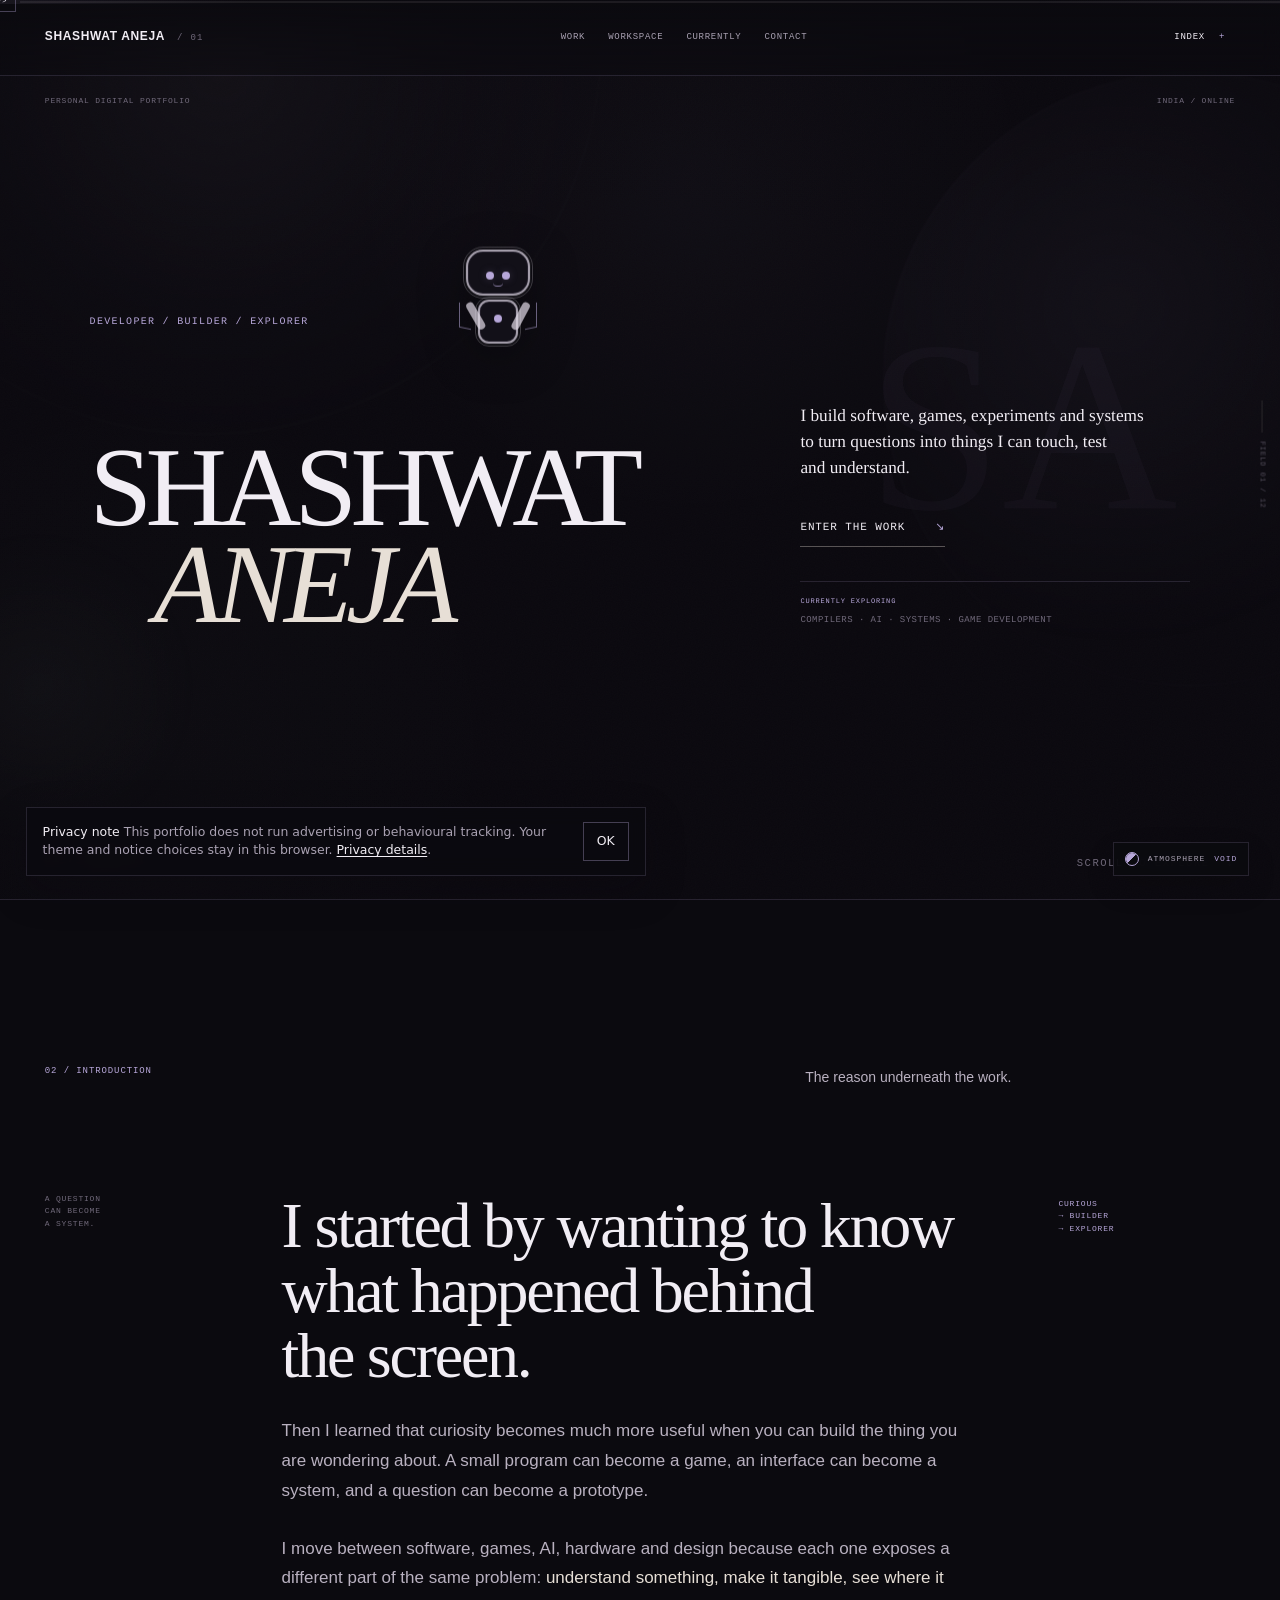
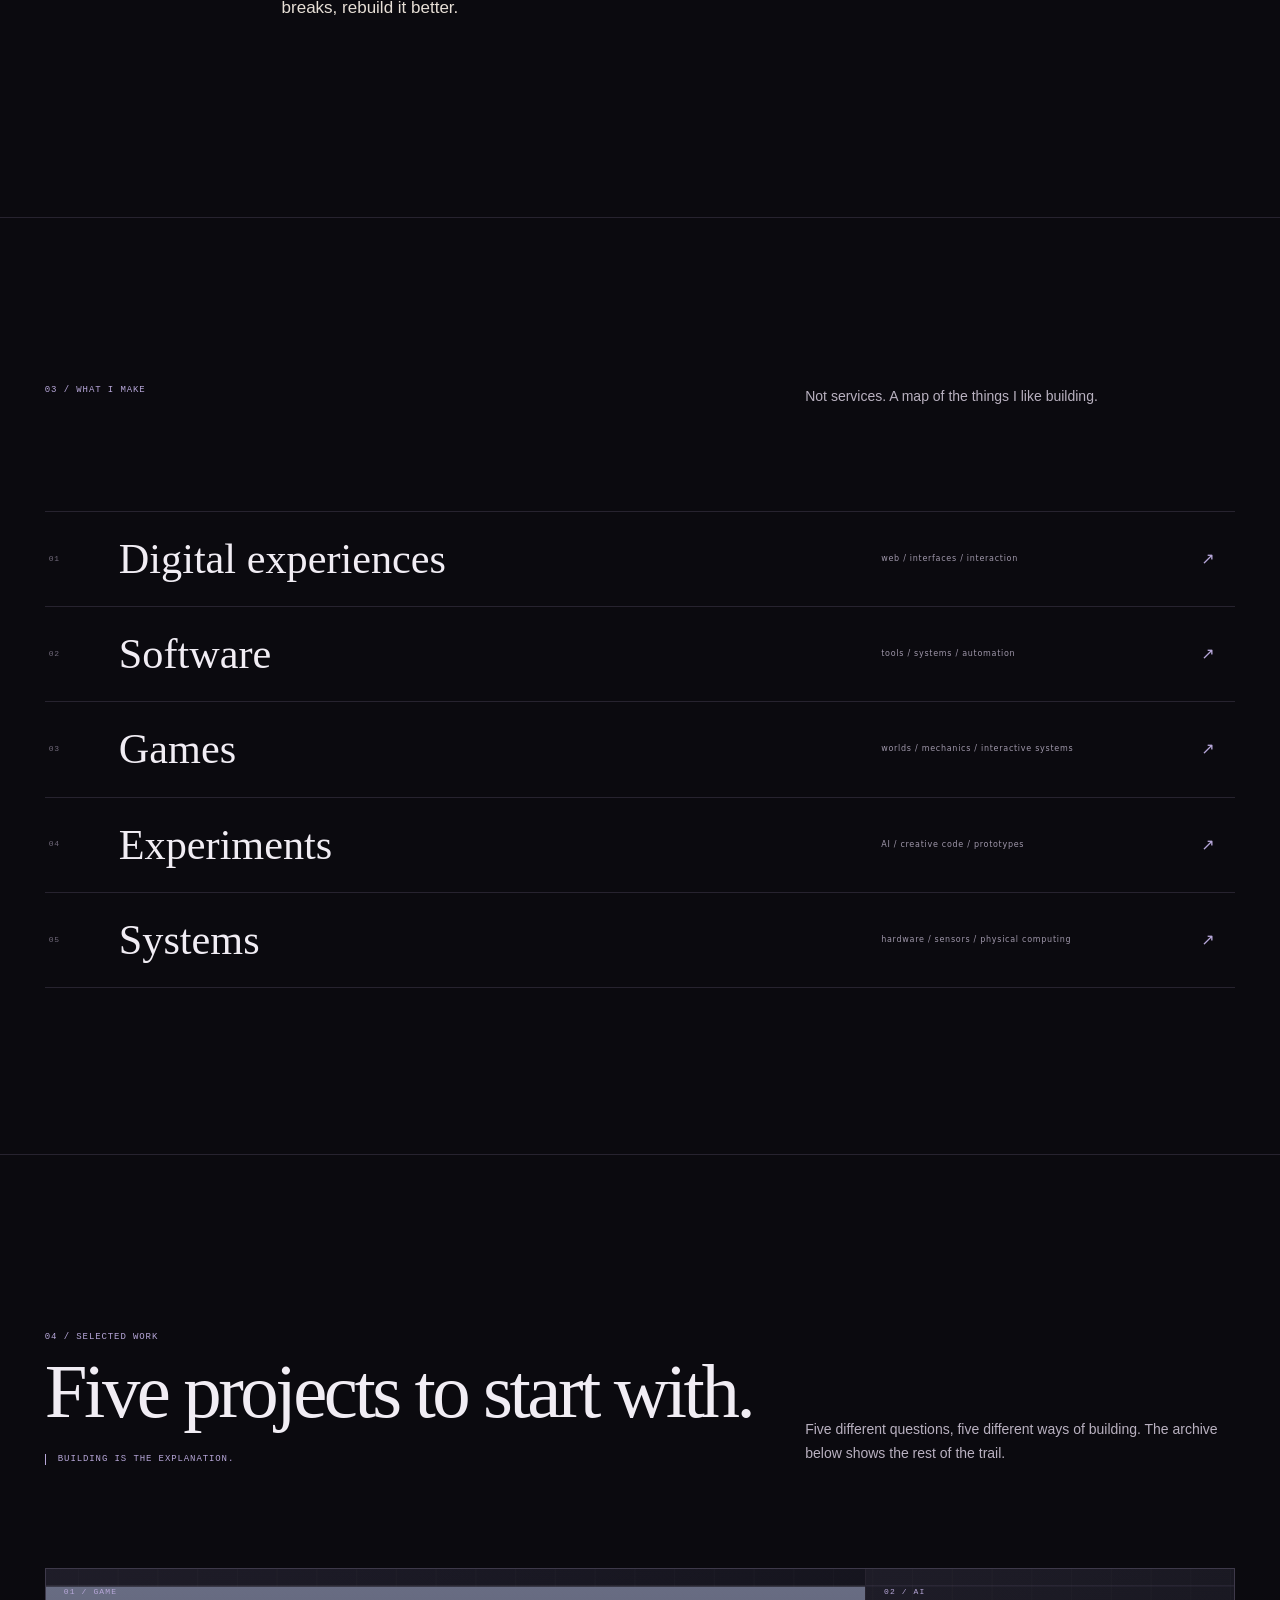
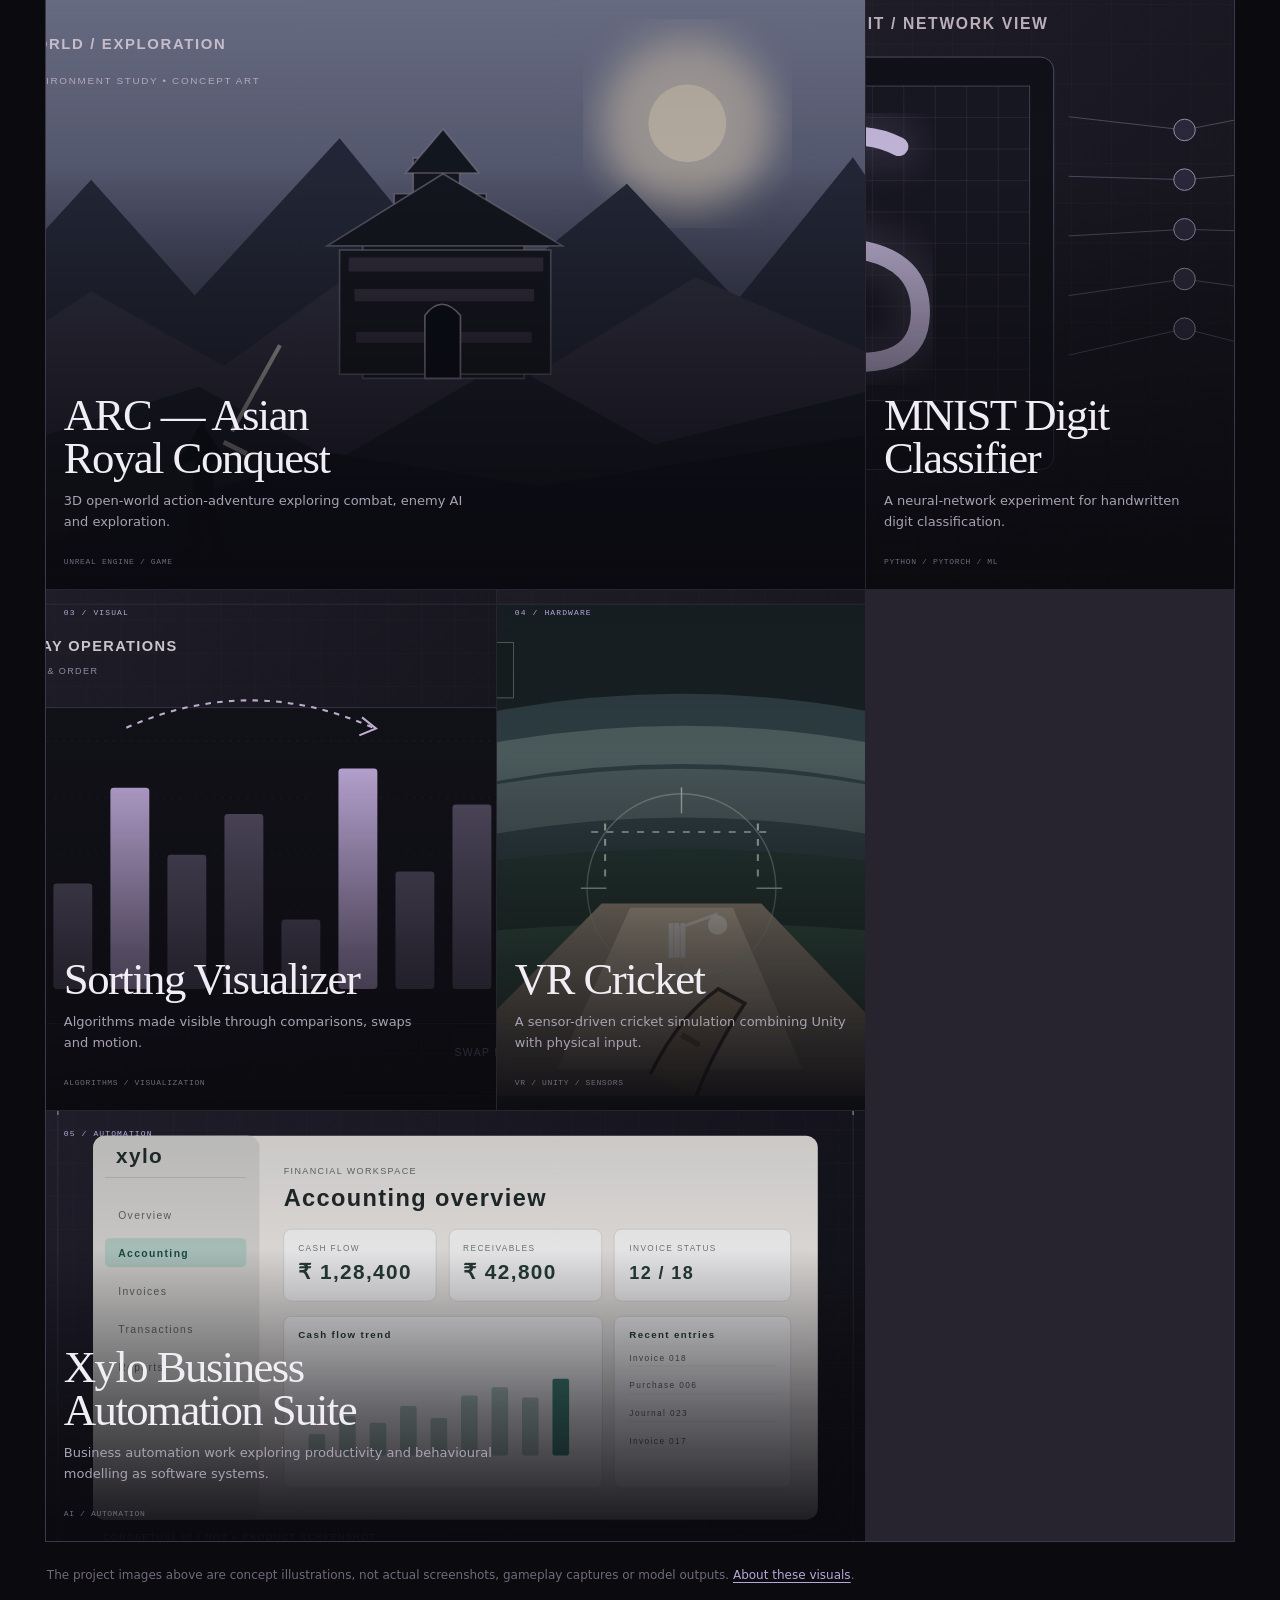
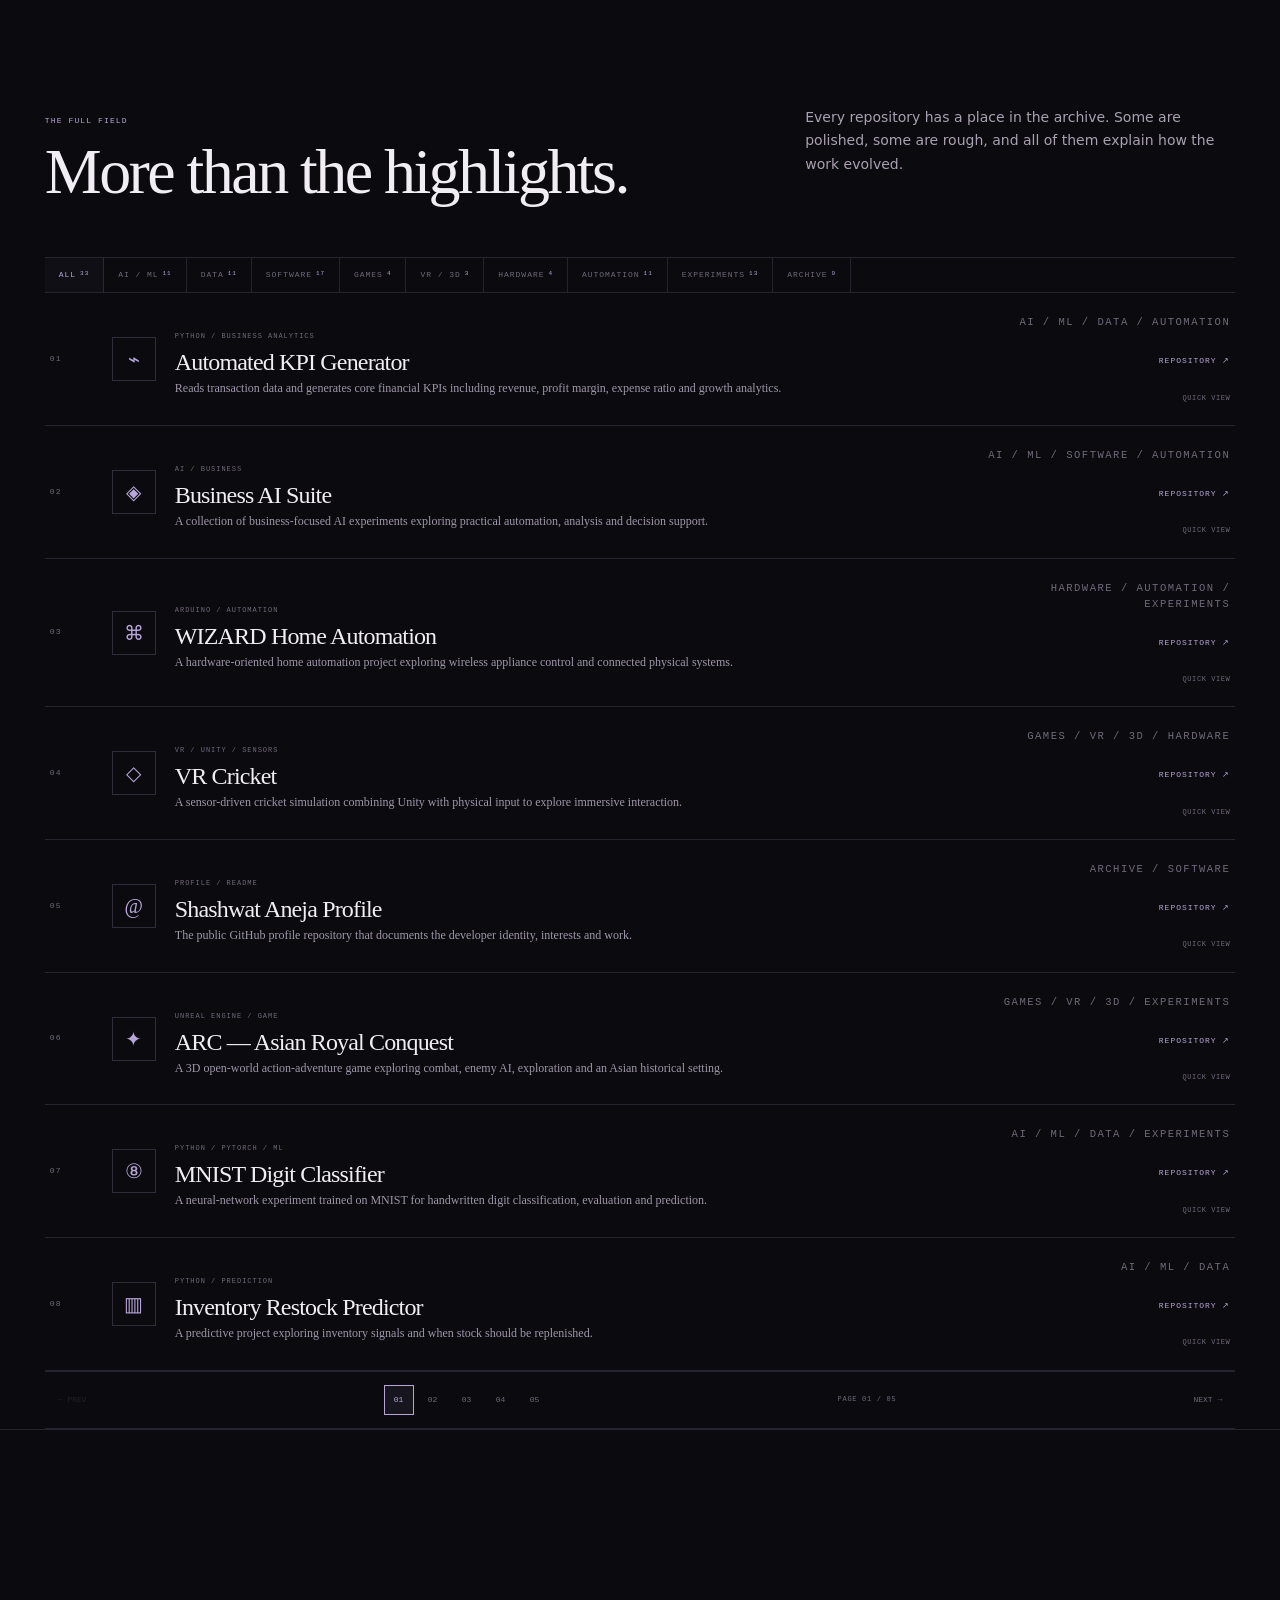
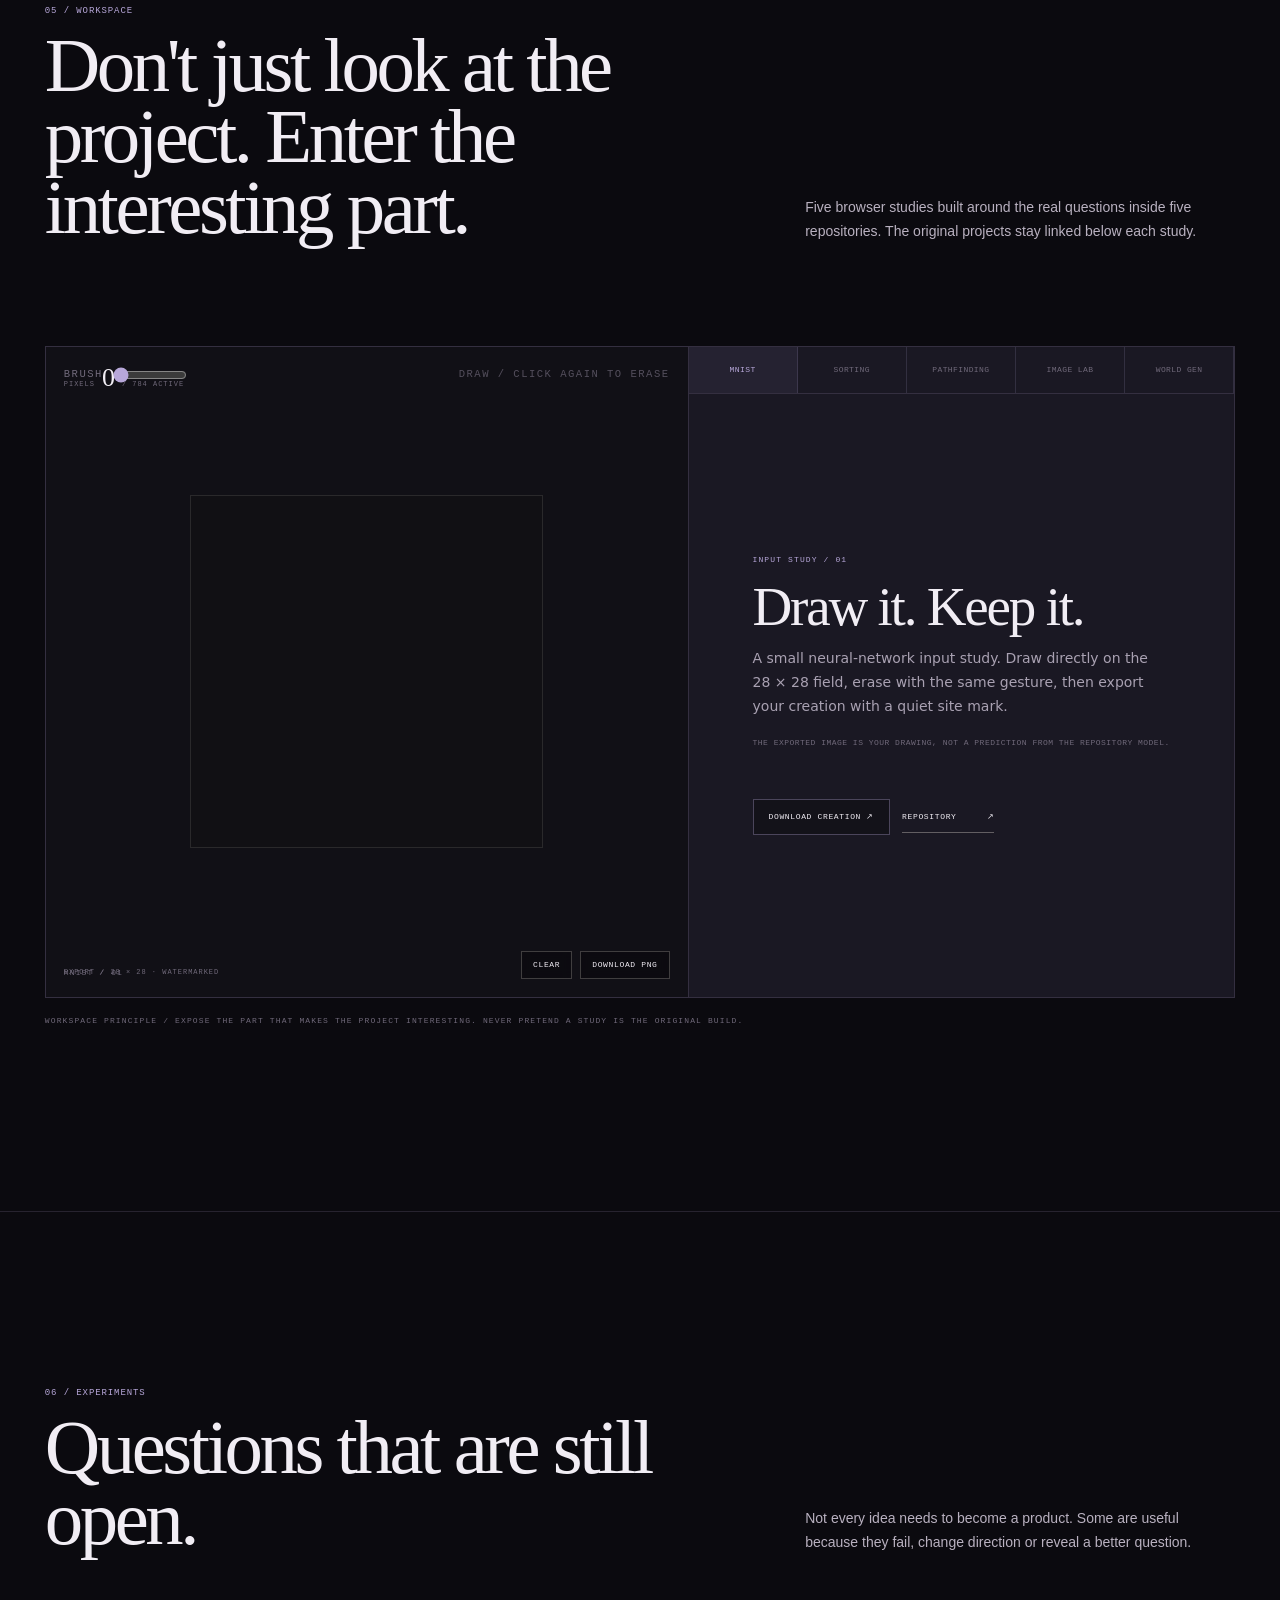
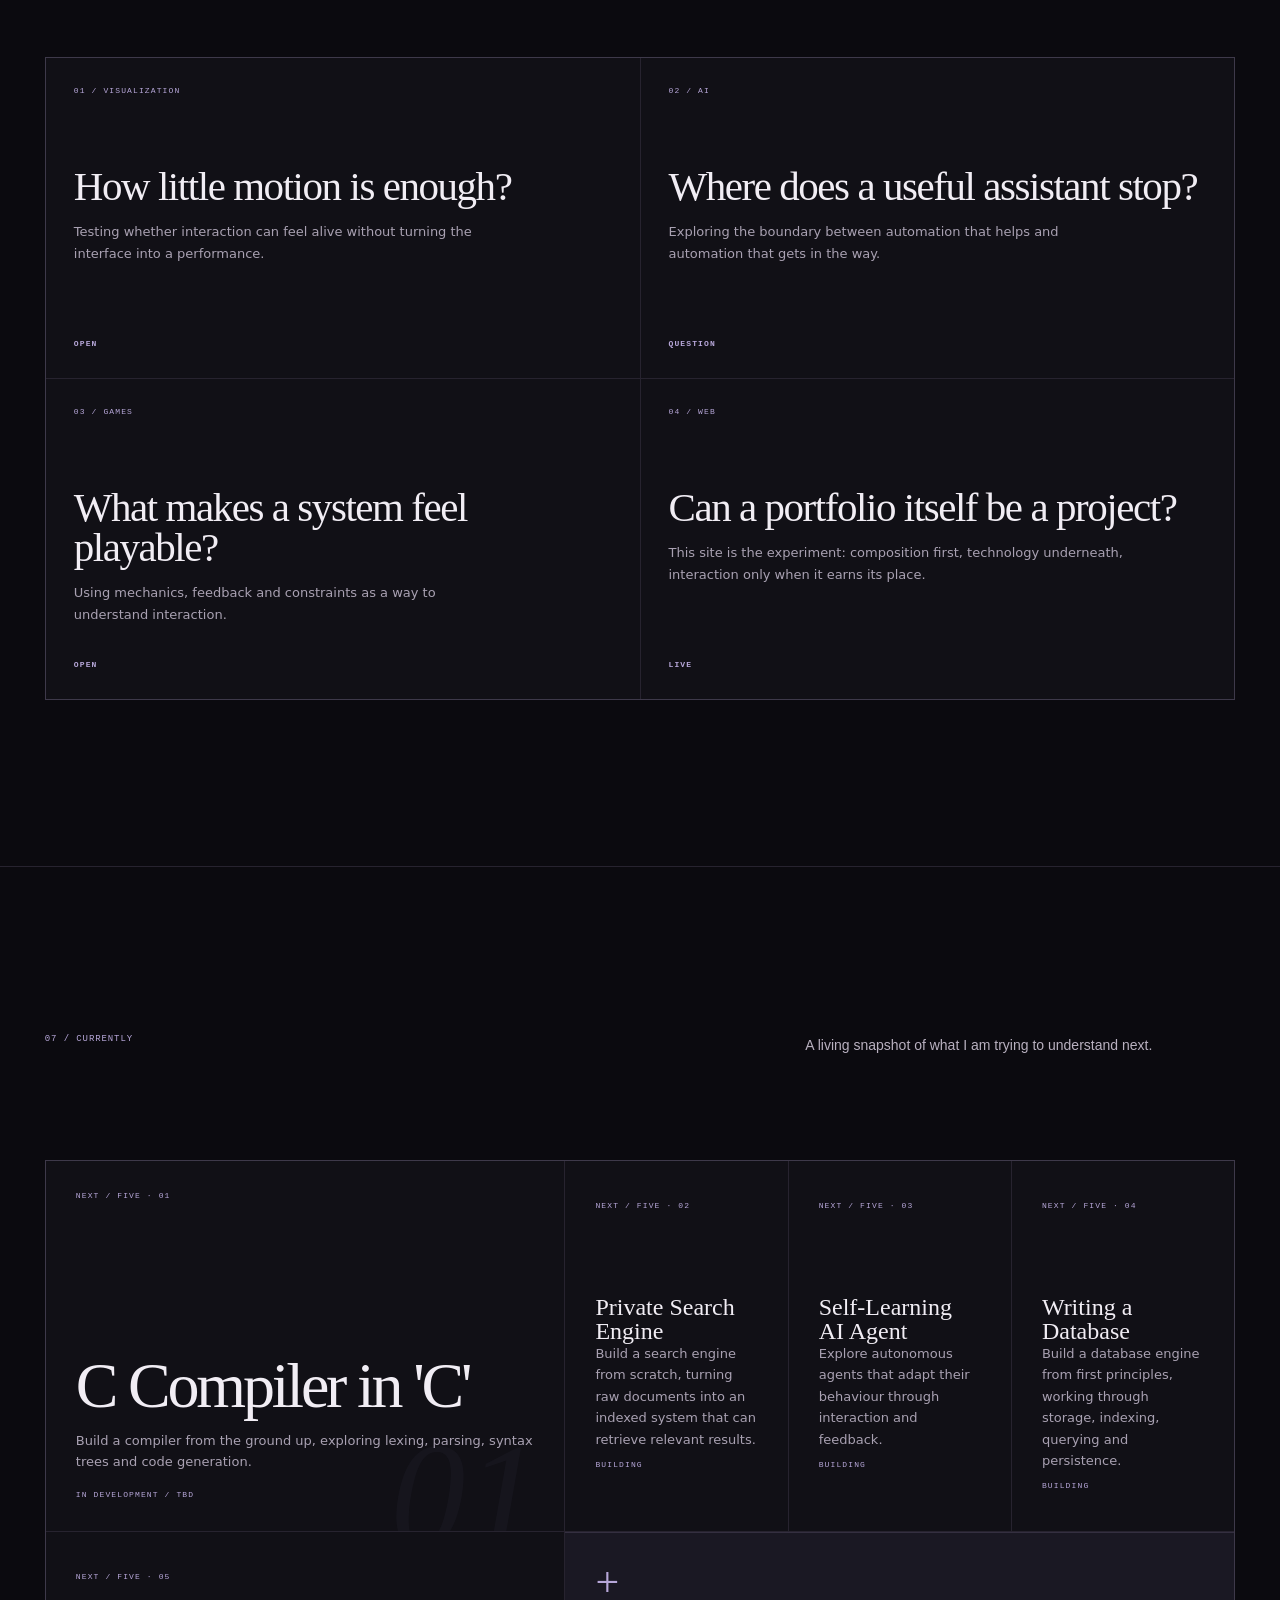
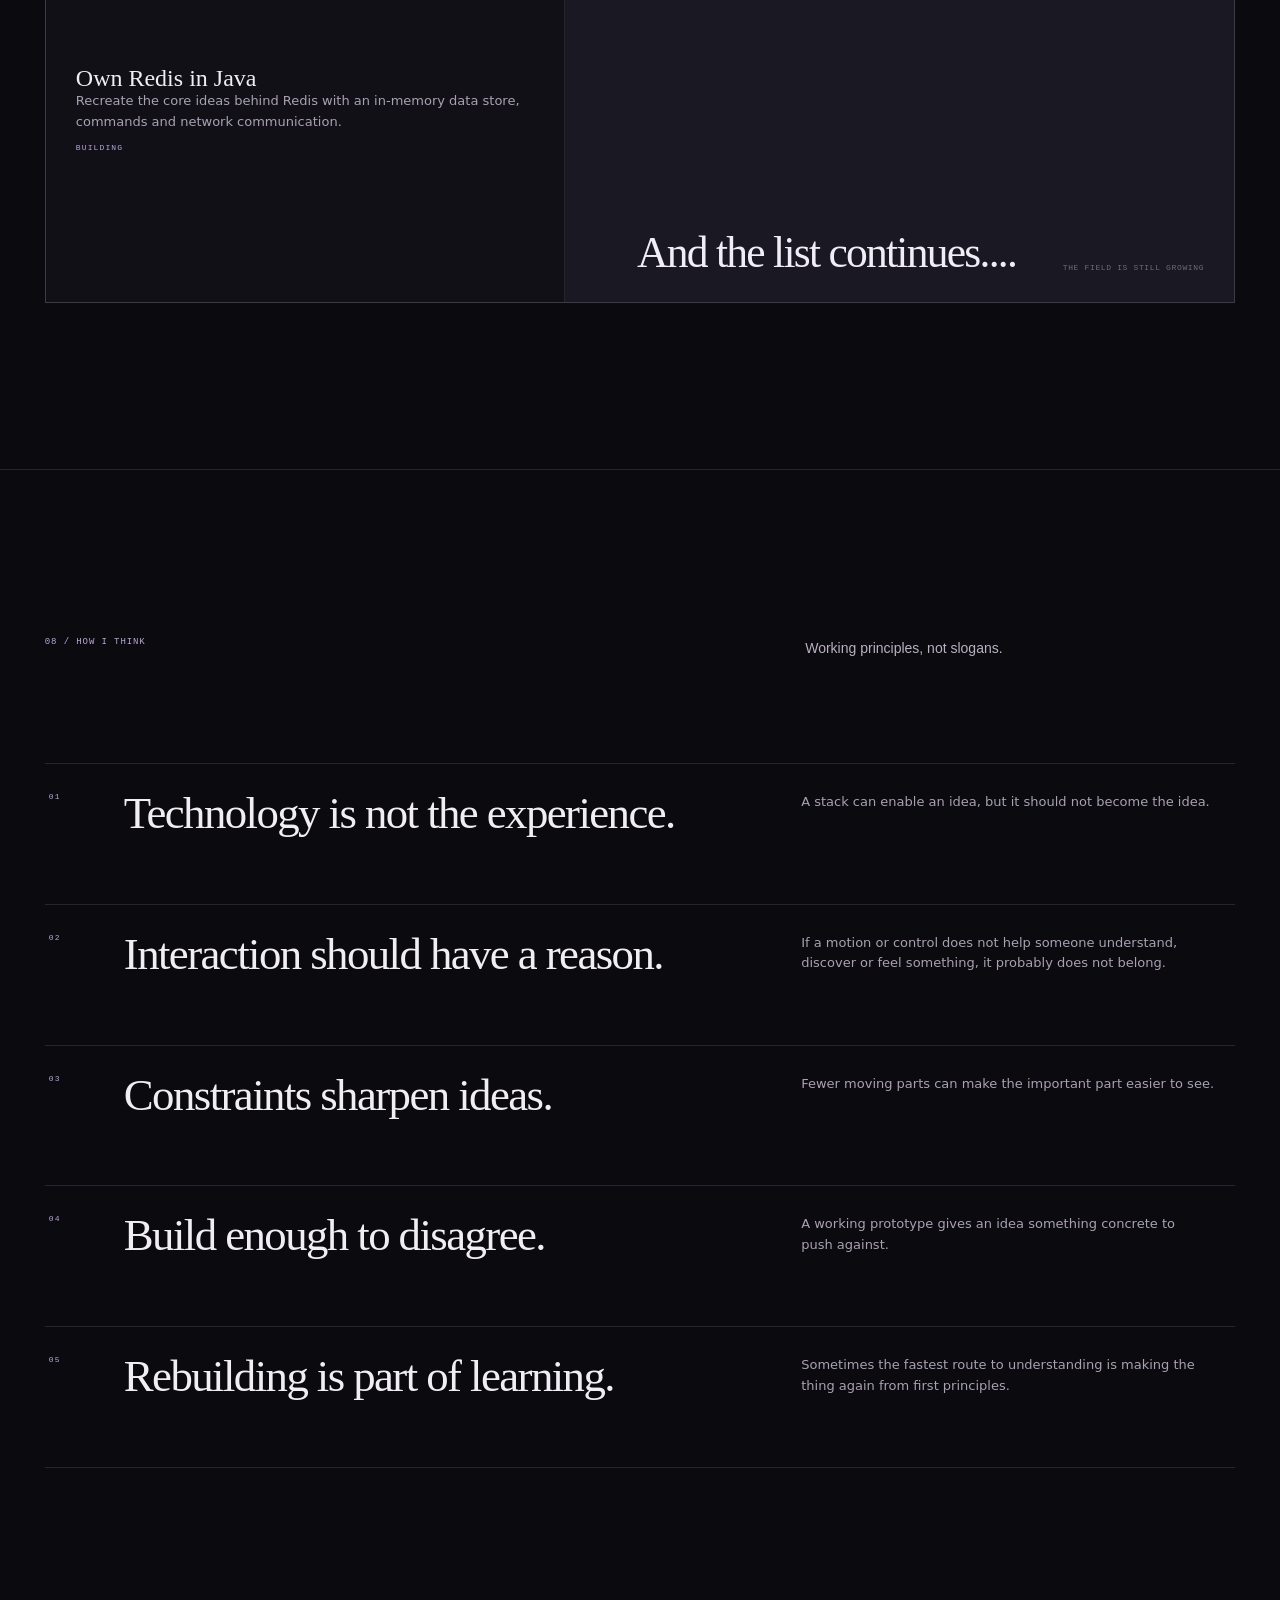
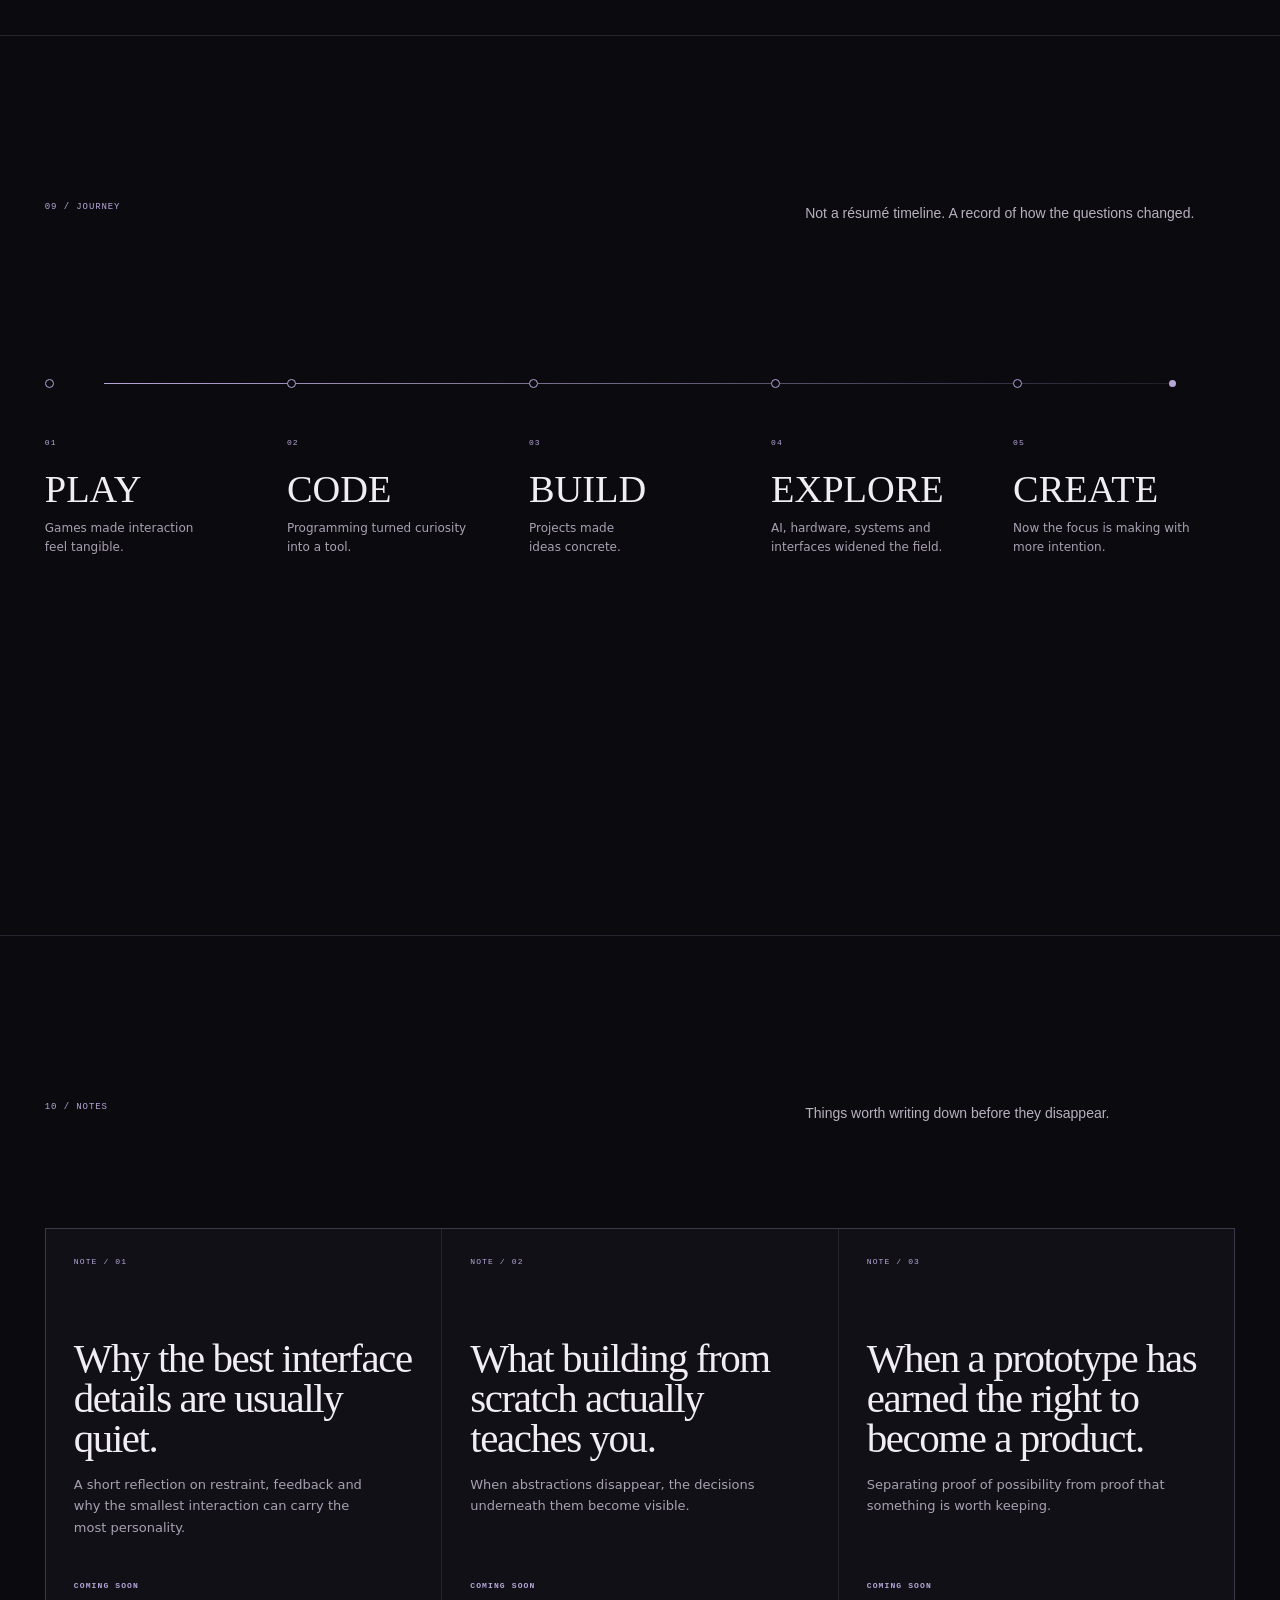
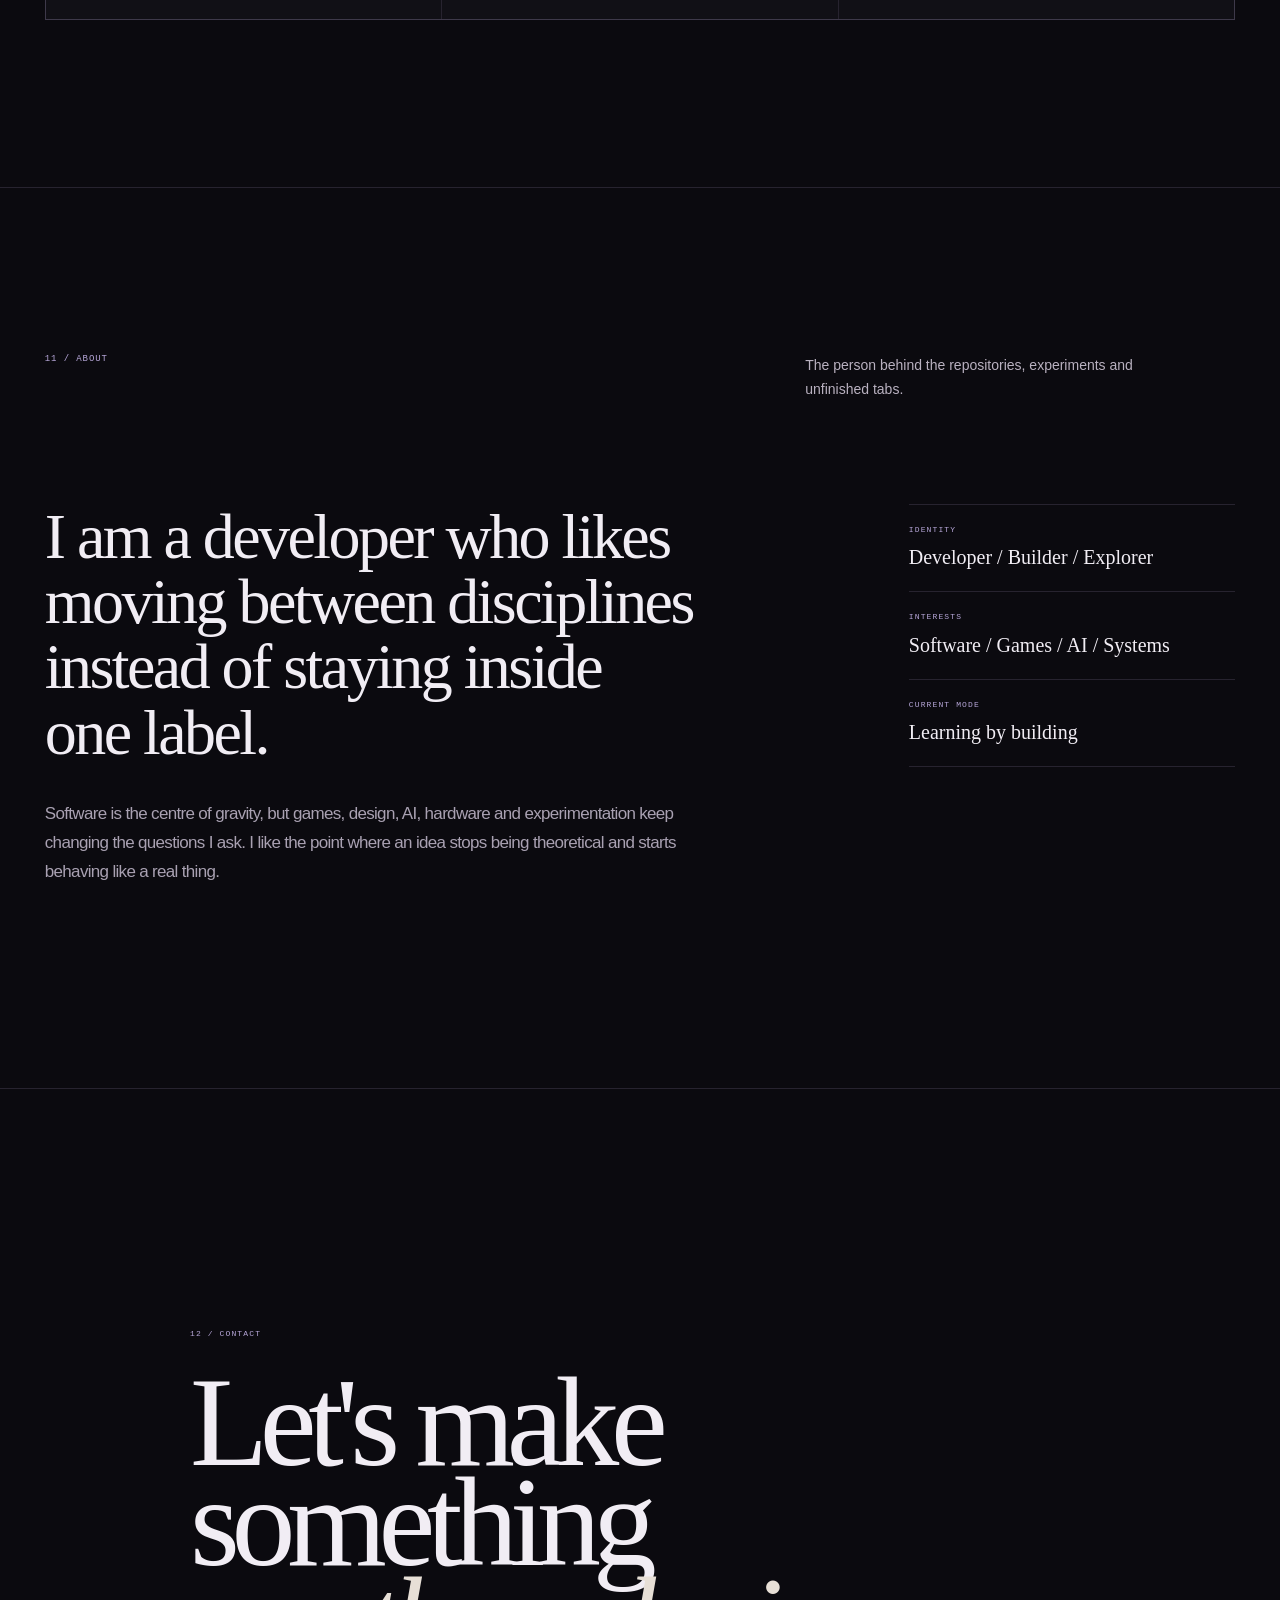
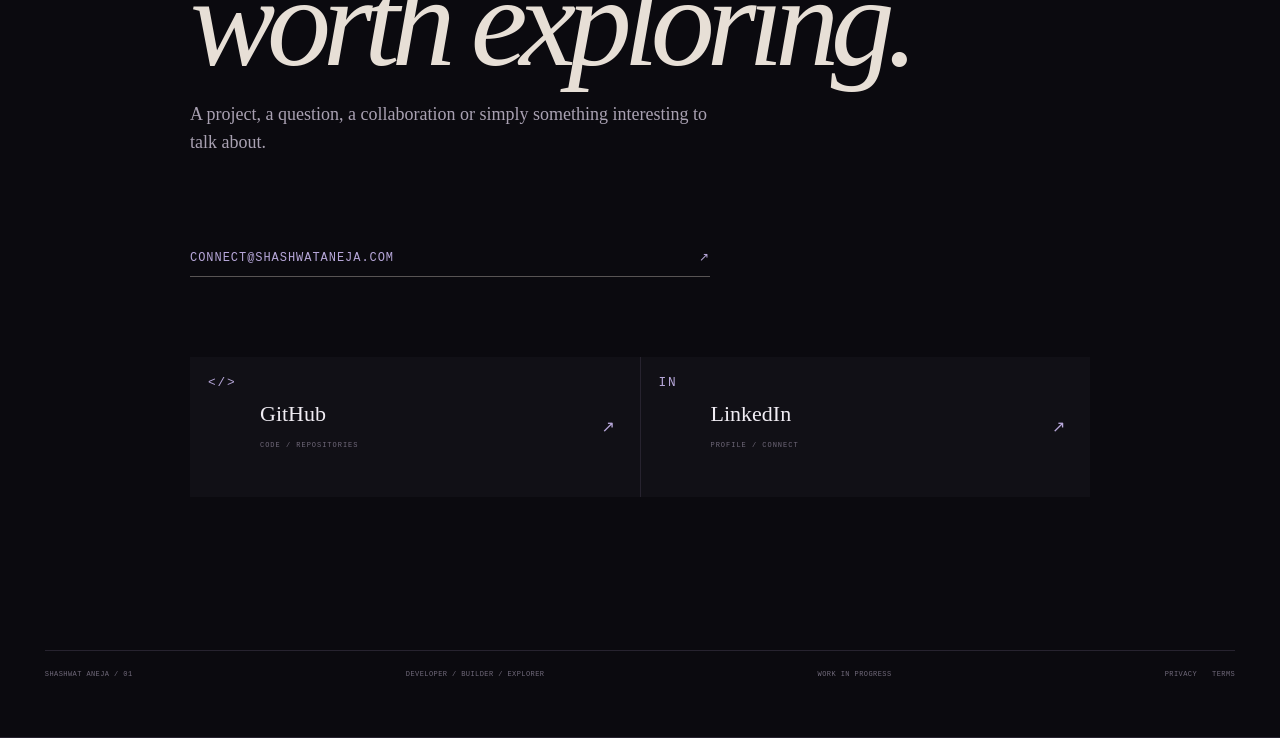
<file: index.html>
<!doctype html>
<html lang="en">
<head>
  <meta charset="utf-8"><meta http-equiv="Content-Security-Policy" content="default-src 'self'; script-src 'self'; style-src 'self' 'unsafe-inline'; img-src 'self' data: blob:; font-src 'self' data:; connect-src 'self'; media-src 'self' blob:; object-src 'none'; base-uri 'self'; form-action 'self'; frame-src 'none'; upgrade-insecure-requests"><meta name="referrer" content="no-referrer">
  <meta name="viewport" content="width=device-width, initial-scale=1">
  <title>Shashwat Aneja | Developer, Builder, Explorer</title>
  <meta name="description" content="Shashwat Aneja is a developer building software, games, experiments and systems through curiosity, iteration and deliberate craft."><meta name="author" content="Shashwat Aneja"><meta name="robots" content="index,follow,max-image-preview:large">
  <meta name="author" content="Shashwat Aneja">
  <meta name="robots" content="index,follow,max-image-preview:large,max-snippet:-1,max-video-preview:-1">
  <meta name="theme-color" content="#0B0A0F">
  <meta name="color-scheme" content="dark">
  <link rel="canonical" href="https://shashwataneja.com/">
  <link rel="icon" href="/assets/icons/favicon.svg" type="image/svg+xml">
  <link rel="icon" href="/assets/icons/favicon-32.png" type="image/png" sizes="32x32">
  <link rel="apple-touch-icon" href="/assets/icons/apple-touch-icon.png" sizes="180x180">
  <link rel="manifest" href="/assets/icons/site.webmanifest">
  <meta property="og:type" content="website">
  <meta property="og:site_name" content="Shashwat Aneja">
  <meta property="og:title" content="Shashwat Aneja | Developer, Builder, Explorer">
  <meta property="og:description" content="A personal digital portfolio of software, games, experiments, systems and things worth exploring.">
  <meta property="og:url" content="https://shashwataneja.com/">
  <meta property="og:image" content="https://shashwataneja.com/assets/og/shashwat-aneja-portfolio.png">
  <meta property="og:image:alt" content="Shashwat Aneja portfolio"><meta property="og:image:width" content="1200"><meta property="og:image:height" content="630">
  <meta name="twitter:card" content="summary_large_image">
  <meta name="twitter:title" content="Shashwat Aneja | Developer, Builder, Explorer">
  <meta name="twitter:description" content="Software, games, experiments, systems and ideas shaped through curiosity and iteration.">
  <meta name="twitter:image" content="https://shashwataneja.com/assets/og/shashwat-aneja-portfolio.png">
  <link rel="me" href="https://github.com/Shashwat-Aneja">
  <script type="application/ld+json">
  {
    "@context":"https://schema.org",
    "@graph":[
      {"@type":"Person","@id":"https://shashwataneja.com/#person","name":"Shashwat Aneja","url":"https://shashwataneja.com/","jobTitle":"Developer / Builder / Explorer","sameAs":["https://github.com/Shashwat-Aneja"]},
      {"@type":"WebSite","@id":"https://shashwataneja.com/#website","url":"https://shashwataneja.com/","name":"Shashwat Aneja","publisher":{"@id":"https://shashwataneja.com/#person"}}
    ]
  }
  </script>
  <link rel="stylesheet" href="css/variables.css">
  <link rel="stylesheet" href="css/reset.css">
  <link rel="stylesheet" href="css/global.css">
  <link rel="stylesheet" href="css/navigation.css">
  <link rel="stylesheet" href="css/hero.css">
  <link rel="stylesheet" href="css/introduction.css">
  <link rel="stylesheet" href="css/work.css">
  <link rel="stylesheet" href="css/workshop.css">
  <link rel="stylesheet" href="css/responsive.css">
  <link rel="stylesheet" href="css/field.css">
</head>
<body>
<a class="skip-link" href="#main-content">Skip to main content</a>
<div class="site-loader" data-site-loader role="status" aria-live="polite"><span class="site-loader__mark mono">SA / 02</span><span class="site-loader__text mono">ENTERING FIELD</span></div>
<div class="privacy-notice" data-privacy-notice role="dialog" aria-label="Privacy notice"><span><strong>Privacy note</strong> This portfolio does not run advertising or behavioural tracking. Your theme and notice choices stay in this browser. <a href="privacy.html">Privacy details</a>.</span><button type="button" data-privacy-dismiss aria-label="Dismiss privacy notice">OK</button></div>
<div class="site-environment" aria-hidden="true"><div class="environment-field environment-field--one"></div><div class="environment-field environment-field--two"></div><div class="environment-field environment-field--three"></div><div class="environment-vignette"></div><div class="grain"></div></div>

<header class="field-nav" data-nav>
  <a class="field-wordmark" href="#top" aria-label="Shashwat Aneja home"><span>SHASHWAT ANEJA</span><small class="mono">/ 01</small></a>
  <nav aria-label="Primary">
    <a href="#work" data-nav-target="work">Work</a>
    <a href="#workspace" data-nav-target="workspace">Workspace</a>
    <a href="#currently" data-nav-target="currently">Currently</a>
    <a href="#contact" data-nav-target="contact">Contact</a>
  </nav>
  <button class="index-trigger mono" type="button" data-index-open aria-expanded="false">INDEX <span>+</span></button>
</header>

<div class="field-index" data-index aria-hidden="true">
  <div class="field-index__veil" data-index-close></div>
  <div class="field-index__panel">
    <div class="field-index__top"><span class="mono">FIELD INDEX</span><button type="button" class="index-close mono" data-index-close>ESC / CLOSE</button></div>
    <div class="field-index__grid">
      <a href="#top" data-index-close><span class="mono">01</span><strong>Identity</strong><small>who I am</small></a>
      <a href="#introduction" data-index-close><span class="mono">02</span><strong>Introduction</strong><small>why I build</small></a>
      <a href="#make" data-index-close><span class="mono">03</span><strong>What I make</strong><small>the territory</small></a>
      <a href="#work" data-index-close><span class="mono">04</span><strong>Selected work</strong><small>the archive</small></a>
      <a href="#workspace" data-index-close><span class="mono">05</span><strong>Workspace</strong><small>enter the work</small></a>
      <a href="#experiments" data-index-close><span class="mono">06</span><strong>Experiments</strong><small>open questions</small></a>
      <a href="#currently" data-index-close><span class="mono">07</span><strong>Currently</strong><small>right now</small></a>
      <a href="#thinking" data-index-close><span class="mono">08</span><strong>How I think</strong><small>working principles</small></a>
      <a href="#journey" data-index-close><span class="mono">09</span><strong>Journey</strong><small>how I got here</small></a>
      <a href="#notes" data-index-close><span class="mono">10</span><strong>Notes</strong><small>things worth writing down</small></a>
      <a href="#about" data-index-close><span class="mono">11</span><strong>About</strong><small>outside the work</small></a>
      <a href="#contact" data-index-close><span class="mono">12</span><strong>Contact</strong><small>say hello</small></a>
    </div>
    <div class="field-index__footer mono"><span>QUIET AT FIRST</span><span>ALIVE WHEN TOUCHED</span></div>
  </div>
</div>

<div class="scroll-codebar" data-scroll-codebar role="progressbar" aria-label="Page progress" aria-valuemin="0" aria-valuemax="100" aria-valuenow="0"><div class="scroll-codebar__track"><span class="scroll-codebar__fill"></span><span class="scroll-codebar__code mono">&lt;/&gt;</span></div></div>
<div class="field-progress" data-field-progress role="progressbar" aria-label="Field progress" aria-valuemin="0" aria-valuemax="100" aria-valuenow="0"><span class="field-progress__line"></span><span class="field-progress__label mono">FIELD 01 / 12</span></div>
<div class="custom-cursor" data-cursor aria-hidden="true"><span></span><small class="mono">EXPLORE</small></div>
<div class="guide-robot" data-guide-robot role="img" aria-label="Guide robot. Drag me if I get in your way." tabindex="0">
  <div class="guide-robot__antenna"></div>
  <div class="guide-robot__head"><span class="guide-robot__eye"></span><span class="guide-robot__eye"></span></div>
  <div class="guide-robot__neck"></div>
  <div class="guide-robot__body"><span class="guide-robot__panel"></span><span class="guide-robot__indicator"></span></div>
  <div class="guide-robot__arm guide-robot__arm--left"></div><div class="guide-robot__arm guide-robot__arm--right"></div>
  <div class="guide-robot__hand guide-robot__hand--left"></div><div class="guide-robot__hand guide-robot__hand--right"></div>
  <div class="guide-robot__leg guide-robot__leg--left"></div><div class="guide-robot__leg guide-robot__leg--right"></div>
  <div class="guide-robot__foot guide-robot__foot--left"></div><div class="guide-robot__foot guide-robot__foot--right"></div>
  <div class="guide-robot__signal"></div><span class="guide-robot__label mono" data-guide-label>FOLLOWING</span>
</div>

<main id="main-content" tabindex="-1">
  <section class="field-hero field-section" id="top" data-scroll-section data-field="01">
    <div class="field-hero__top mono"><span>PERSONAL DIGITAL PORTFOLIO</span><span>INDIA / ONLINE</span></div>
    <div class="field-hero__composition">
      <p class="field-hero__eyebrow mono">DEVELOPER / BUILDER / EXPLORER</p>
      <h1>SHASHWAT<br><em>ANEJA</em></h1>
      <div class="field-hero__statement"><p>I build software, games, experiments and systems to turn questions into things I can touch, test and understand.</p><a class="field-link field-link--arrow" href="#work"><span>Enter the work</span><i aria-hidden="true">↘</i></a><div class="hero-meta"><span class="mono">CURRENTLY EXPLORING</span><strong>COMPILERS · AI · SYSTEMS · GAME DEVELOPMENT</strong></div></div>
    </div>
    <div class="field-hero__bottom"><span class="mono">01 / IDENTITY</span><span class="hero-scroll mono">SCROLL TO EXPLORE <b>↓</b></span></div>
    <div class="field-hero__mark" aria-hidden="true">SA</div>
  </section>

  <section class="field-introduction field-section" id="introduction" data-scroll-section data-field="02">
    <div class="section-lead"><span class="mono">02 / INTRODUCTION</span><p>The reason underneath the work.</p></div>
    <div class="intro-editorial"><div class="intro-editorial__aside mono">A QUESTION<br>CAN BECOME<br>A SYSTEM.</div><div class="intro-editorial__body"><p class="intro-editorial__large">I started by wanting to know what happened behind the screen.</p><p>Then I learned that curiosity becomes much more useful when you can build the thing you are wondering about. A small program can become a game, an interface can become a system, and a question can become a prototype.</p><p>I move between software, games, AI, hardware and design because each one exposes a different part of the same problem: <strong>understand something, make it tangible, see where it breaks, rebuild it better.</strong></p></div><div class="intro-editorial__stamp mono">CURIOUS<br>→ BUILDER<br>→ EXPLORER</div></div>
  </section>

  <section class="make-section field-section" id="make" data-scroll-section data-field="03">
    <div class="section-lead"><span class="mono">03 / WHAT I MAKE</span><p>Not services. A map of the things I like building.</p></div>
    <div class="make-list" data-make-list>
      <a href="#work" class="make-row" data-make-filter="SOFTWARE"><span class="mono">01</span><strong>Digital experiences</strong><small>web / interfaces / interaction</small><i>↗</i></a>
      <a href="#work" class="make-row" data-make-filter="SOFTWARE"><span class="mono">02</span><strong>Software</strong><small>tools / systems / automation</small><i>↗</i></a>
      <a href="#work" class="make-row" data-make-filter="GAMES"><span class="mono">03</span><strong>Games</strong><small>worlds / mechanics / interactive systems</small><i>↗</i></a>
      <a href="#experiments" class="make-row"><span class="mono">04</span><strong>Experiments</strong><small>AI / creative code / prototypes</small><i>↗</i></a>
      <a href="#work" class="make-row" data-make-filter="HARDWARE"><span class="mono">05</span><strong>Systems</strong><small>hardware / sensors / physical computing</small><i>↗</i></a>
    </div>
  </section>

  <section class="selected-work field-section" id="work" data-scroll-section data-field="04">
    <div class="section-lead section-lead--work"><div><span class="mono">04 / SELECTED WORK</span><h2>Five projects to start with.</h2><div class="work-intent mono">BUILDING IS THE EXPLANATION.</div></div><p>Five different questions, five different ways of building. The archive below shows the rest of the trail.</p></div>
    <div class="selected-grid">
      <a class="selected-project selected-project--wide" href="projects/arc/" data-cursor-label="VIEW"><span class="mono">01 / GAME</span><div class="project-art project-art--arc"><img class="project-art__image" src="assets/project-visuals/arc.svg" alt="ARC open-world fortress and mountains concept illustration" loading="lazy" decoding="async" width="1200" height="760"></div><div class="selected-project__copy"><h3>ARC — Asian Royal Conquest</h3><p>3D open-world action-adventure exploring combat, enemy AI and exploration.</p><small class="mono">UNREAL ENGINE / GAME</small></div></a>
      <a class="selected-project selected-project--tall" href="projects/mnist/" data-cursor-label="VIEW"><span class="mono">02 / AI</span><div class="project-art project-art--mnist"><img class="project-art__image" src="assets/project-visuals/mnist.svg" alt="Handwritten digit and neural network classification illustration" loading="lazy" decoding="async" width="1200" height="760"></div><div class="selected-project__copy"><h3>MNIST Digit Classifier</h3><p>A neural-network experiment for handwritten digit classification.</p><small class="mono">PYTHON / PYTORCH / ML</small></div></a>
      <a class="selected-project" href="projects/sorting/" data-cursor-label="VIEW"><span class="mono">03 / VISUAL</span><div class="project-art project-art--sort"><img class="project-art__image" src="assets/project-visuals/sorting.svg" alt="Sorting algorithm comparison bar chart illustration" loading="lazy" decoding="async" width="1200" height="760"></div><div class="selected-project__copy"><h3>Sorting Visualizer</h3><p>Algorithms made visible through comparisons, swaps and motion.</p><small class="mono">ALGORITHMS / VISUALIZATION</small></div></a>
      <a class="selected-project" href="projects/vr-cricket/" data-cursor-label="VIEW"><span class="mono">04 / HARDWARE</span><div class="project-art project-art--vr"><img class="project-art__image" src="assets/project-visuals/vr-cricket.svg" alt="VR cricket batting perspective illustration" loading="lazy" decoding="async" width="1200" height="760"></div><div class="selected-project__copy"><h3>VR Cricket</h3><p>A sensor-driven cricket simulation combining Unity with physical input.</p><small class="mono">VR / UNITY / SENSORS</small></div></a>
      <a class="selected-project selected-project--wide" href="projects/xylo/" data-cursor-label="VIEW"><span class="mono">05 / AUTOMATION</span><div class="project-art project-art--xylo"><img class="project-art__image" src="assets/project-visuals/xylo.svg" alt="Xylo accounting dashboard concept illustration" loading="lazy" decoding="async" width="1200" height="760"></div><div class="selected-project__copy"><h3>Xylo Business Automation Suite</h3><p>Business automation work exploring productivity and behavioural modelling as software systems.</p><small class="mono">AI / AUTOMATION</small></div></a>
    </div>
    <p class="selected-visual-notice">The project images above are concept illustrations, not actual screenshots, gameplay captures or model outputs. <a href="terms.html#illustrative-visuals">About these visuals</a>.</p>
    <div class="archive-intro"><div><span class="mono">THE FULL FIELD</span><h3>More than the highlights.</h3></div><p>Every repository has a place in the archive. Some are polished, some are rough, and all of them explain how the work evolved.</p></div>
    <div class="archive-controls" data-project-controls aria-label="Project archive categories"></div>
    <div class="archive-list" data-project-list></div>
    <div class="archive-pagination" data-project-pagination aria-label="Project archive pagination"></div>
  </section>

  <section class="workspace-section field-section" id="workspace" data-scroll-section data-field="05">
    <div class="section-lead">
      <div><span class="mono">05 / WORKSPACE</span><h2>Don't just look at the project. Enter the interesting part.</h2></div>
      <p>Five browser studies built around the real questions inside five repositories. The original projects stay linked below each study.</p>
    </div>
    <div class="workspace-stage" data-workspace-stage>
      <div class="workspace-stage__visual" data-workspace-visual>
        <span class="workspace-coordinate mono" data-workspace-coordinate>ARC / 01</span>
      </div>
      <div class="workspace-stage__info">
        <div class="workspace-tabs" role="tablist" aria-label="Workspace studies">
          <button class="is-active" data-workspace="mnist" role="tab" aria-selected="true" tabindex="0">MNIST</button>
          <button data-workspace="sorting" role="tab" aria-selected="false" tabindex="-1">SORTING</button>
          <button data-workspace="pathfinding" role="tab" aria-selected="false" tabindex="-1">PATHFINDING</button>
          <button data-workspace="color" role="tab" aria-selected="false" tabindex="-1">IMAGE LAB</button>
          <button data-workspace="world" role="tab" aria-selected="false" tabindex="-1">WORLD GEN</button>
        </div>
        <article data-workspace-copy aria-live="polite"></article>
      </div>
    </div>
    <div class="workspace-note mono">WORKSPACE PRINCIPLE / EXPOSE THE PART THAT MAKES THE PROJECT INTERESTING. NEVER PRETEND A STUDY IS THE ORIGINAL BUILD.</div>
  </section>

  <section class="experiments-section field-section" id="experiments" data-scroll-section data-field="06">
    <div class="section-lead"><div><span class="mono">06 / EXPERIMENTS</span><h2>Questions that are still open.</h2></div><p>Not every idea needs to become a product. Some are useful because they fail, change direction or reveal a better question.</p></div>
    <div class="experiment-field">
      <article><span class="mono">01 / VISUALIZATION</span><h3>How little motion is enough?</h3><p>Testing whether interaction can feel alive without turning the interface into a performance.</p><b class="mono">OPEN</b></article>
      <article><span class="mono">02 / AI</span><h3>Where does a useful assistant stop?</h3><p>Exploring the boundary between automation that helps and automation that gets in the way.</p><b class="mono">QUESTION</b></article>
      <article><span class="mono">03 / GAMES</span><h3>What makes a system feel playable?</h3><p>Using mechanics, feedback and constraints as a way to understand interaction.</p><b class="mono">OPEN</b></article>
      <article><span class="mono">04 / WEB</span><h3>Can a portfolio itself be a project?</h3><p>This site is the experiment: composition first, technology underneath, interaction only when it earns its place.</p><b class="mono">LIVE</b></article>
    </div>
  </section>

  <section class="currently-section field-section" id="currently" data-scroll-section data-field="07">
    <div class="section-lead"><span class="mono">07 / CURRENTLY</span><p>A living snapshot of what I am trying to understand next.</p></div>
    <div class="currently-grid">
      <article class="current-main"><span class="mono">NEXT / FIVE · 01</span><h2>C Compiler in 'C'</h2><p>Build a compiler from the ground up, exploring lexing, parsing, syntax trees and code generation.</p><span class="current-state mono">IN DEVELOPMENT / TBD</span></article>
      <article class="current-note"><span class="mono">NEXT / FIVE · 02</span><strong>Private Search Engine</strong><p>Build a search engine from scratch, turning raw documents into an indexed system that can retrieve relevant results.</p><span class="current-state mono">BUILDING</span></article>
      <article class="current-note"><span class="mono">NEXT / FIVE · 03</span><strong>Self-Learning AI Agent</strong><p>Explore autonomous agents that adapt their behaviour through interaction and feedback.</p><span class="current-state mono">BUILDING</span></article>
      <article class="current-note"><span class="mono">NEXT / FIVE · 04</span><strong>Writing a Database</strong><p>Build a database engine from first principles, working through storage, indexing, querying and persistence.</p><span class="current-state mono">BUILDING</span></article>
      <article class="current-note"><span class="mono">NEXT / FIVE · 05</span><strong>Own Redis in Java</strong><p>Recreate the core ideas behind Redis with an in-memory data store, commands and network communication.</p><span class="current-state mono">BUILDING</span></article>
      <div class="current-more" aria-label="More projects are coming"><span class="current-more__mark">+</span><p>And the list continues....</p><span class="mono">THE FIELD IS STILL GROWING</span></div>
    </div>
  </section>

  <section class="thinking-section field-section" id="thinking" data-scroll-section data-field="08">
    <div class="section-lead"><span class="mono">08 / HOW I THINK</span><p>Working principles, not slogans.</p></div>
    <div class="thinking-list">
      <article><span class="mono">01</span><h3>Technology is not the experience.</h3><p>A stack can enable an idea, but it should not become the idea.</p></article>
      <article><span class="mono">02</span><h3>Interaction should have a reason.</h3><p>If a motion or control does not help someone understand, discover or feel something, it probably does not belong.</p></article>
      <article><span class="mono">03</span><h3>Constraints sharpen ideas.</h3><p>Fewer moving parts can make the important part easier to see.</p></article>
      <article><span class="mono">04</span><h3>Build enough to disagree.</h3><p>A working prototype gives an idea something concrete to push against.</p></article>
      <article><span class="mono">05</span><h3>Rebuilding is part of learning.</h3><p>Sometimes the fastest route to understanding is making the thing again from first principles.</p></article>
    </div>
  </section>

  <section class="journey-section field-section" id="journey" data-scroll-section data-field="09">
    <div class="section-lead"><span class="mono">09 / JOURNEY</span><p>Not a résumé timeline. A record of how the questions changed.</p></div>
    <div class="journey-field"><div class="journey-track" aria-hidden="true"></div><article><span class="mono">01</span><strong>PLAY</strong><p>Games made interaction feel tangible.</p></article><article><span class="mono">02</span><strong>CODE</strong><p>Programming turned curiosity into a tool.</p></article><article><span class="mono">03</span><strong>BUILD</strong><p>Projects made ideas concrete.</p></article><article><span class="mono">04</span><strong>EXPLORE</strong><p>AI, hardware, systems and interfaces widened the field.</p></article><article><span class="mono">05</span><strong>CREATE</strong><p>Now the focus is making with more intention.</p></article></div>
  </section>

  <section class="notes-section field-section" id="notes" data-scroll-section data-field="10">
    <div class="section-lead"><span class="mono">10 / NOTES</span><p>Things worth writing down before they disappear.</p></div>
    <div class="notes-list">
      <article><span class="mono">NOTE / 01</span><h3>Why the best interface details are usually quiet.</h3><p>A short reflection on restraint, feedback and why the smallest interaction can carry the most personality.</p><b class="mono">COMING SOON</b></article>
      <article><span class="mono">NOTE / 02</span><h3>What building from scratch actually teaches you.</h3><p>When abstractions disappear, the decisions underneath them become visible.</p><b class="mono">COMING SOON</b></article>
      <article><span class="mono">NOTE / 03</span><h3>When a prototype has earned the right to become a product.</h3><p>Separating proof of possibility from proof that something is worth keeping.</p><b class="mono">COMING SOON</b></article>
    </div>
  </section>

  <section class="about-section field-section" id="about" data-scroll-section data-field="11">
    <div class="section-lead"><span class="mono">11 / ABOUT</span><p>The person behind the repositories, experiments and unfinished tabs.</p></div>
    <div class="about-grid"><div class="about-large"><p>I am a developer who likes moving between disciplines instead of staying inside one label.</p><p>Software is the centre of gravity, but games, design, AI, hardware and experimentation keep changing the questions I ask. I like the point where an idea stops being theoretical and starts behaving like a real thing.</p></div><div class="about-facts"><div><span class="mono">IDENTITY</span><strong>Developer / Builder / Explorer</strong></div><div><span class="mono">INTERESTS</span><strong>Software / Games / AI / Systems</strong></div><div><span class="mono">CURRENT MODE</span><strong>Learning by building</strong></div></div></div>
  </section>

  <section class="contact-section field-section" id="contact" data-scroll-section data-field="12">
    <div class="contact-inner"><span class="mono">12 / CONTACT</span><h2>Let's make something<br><em>worth exploring.</em></h2><p class="contact-lead">A project, a question, a collaboration or simply something interesting to talk about.</p><a class="contact-link field-link" href="mailto:connect@shashwataneja.com"><span>connect@shashwataneja.com</span><span>↗</span></a><div class="contact-links"><a class="contact-card" href="https://github.com/Shashwat-Aneja" target="_blank" rel="noopener noreferrer"><span class="contact-card__icon mono">&lt;/&gt;</span><span class="contact-card__body"><strong>GitHub</strong><small class="mono">CODE / REPOSITORIES</small></span><span>↗</span></a><a class="contact-card" href="https://www.linkedin.com/in/shashwat-aneja" target="_blank" rel="noopener noreferrer"><span class="contact-card__icon mono">in</span><span class="contact-card__body"><strong>LinkedIn</strong><small class="mono">PROFILE / CONNECT</small></span><span>↗</span></a></div></div>
    <footer><span>SHASHWAT ANEJA / 01</span><span>DEVELOPER / BUILDER / EXPLORER</span><span>WORK IN PROGRESS</span><span class="footer-legal"><a href="privacy.html">Privacy</a><a href="terms.html">Terms</a></span></footer>
  </section>
</main>

<script src="js/loading.js"></script>
<script src="js/theme.js"></script>
<script src="js/privacy-notice.js"></script>
<script src="js/main.js"></script>
<script src="js/navigation.js"></script>
<script src="js/projects-data.js"></script>
<script src="js/project-ui.js"></script>
<script src="js/field.js"></script>
<script src="js/experience.js"></script>
<script src="js/ux-enhancements.js"></script>
</body>
</html>
</file>
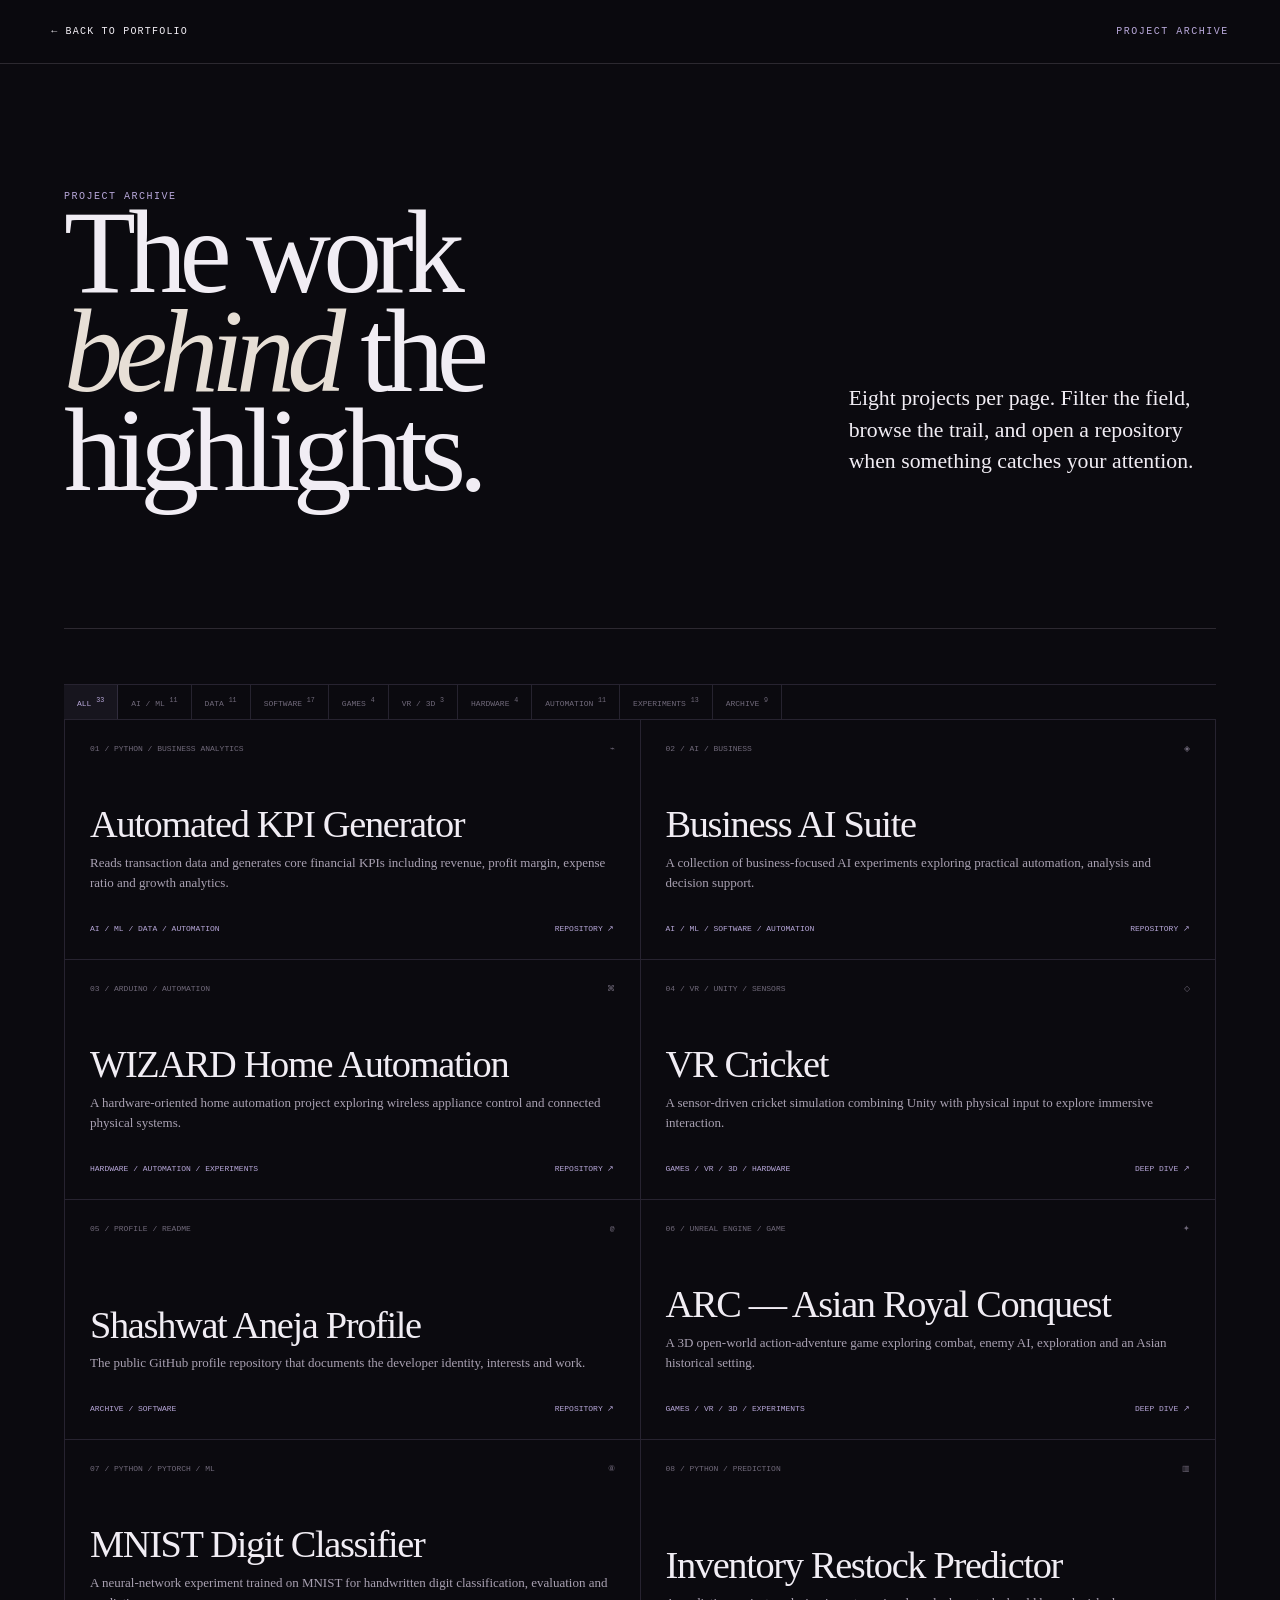
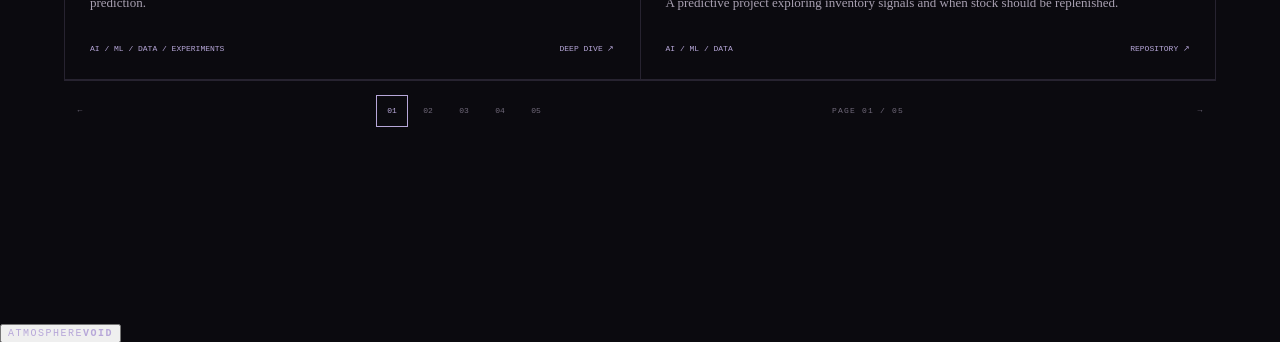
<file: projects/index.html>
<!doctype html><html lang="en"><head><meta charset="utf-8"><meta http-equiv="Content-Security-Policy" content="default-src 'self'; script-src 'self'; style-src 'self' 'unsafe-inline'; img-src 'self' data: blob:; font-src 'self' data:; connect-src 'self'; media-src 'self' blob:; object-src 'none'; base-uri 'self'; form-action 'self'; frame-src 'none'; upgrade-insecure-requests"><meta name="referrer" content="no-referrer"><meta name="robots" content="index,follow"><meta name="description" content="Project archive from Shashwat Aneja, covering games, machine learning, algorithms, hardware, automation and experiments."><link rel="canonical" href="https://shashwataneja.com/projects/"><meta property="og:type" content="website"><meta property="og:site_name" content="Shashwat Aneja"><meta property="og:title" content="Project Archive | Shashwat Aneja"><meta property="og:description" content="A paginated archive of projects, experiments and systems built by Shashwat Aneja."><meta property="og:url" content="https://shashwataneja.com/projects/"><meta property="og:image" content="https://shashwataneja.com/assets/og/shashwat-aneja-portfolio.png"><meta name="twitter:card" content="summary_large_image"><meta name="viewport" content="width=device-width,initial-scale=1"><link rel="stylesheet" href="../css/project-detail.css"><link rel="stylesheet" href="../css/variables.css"><title>Project Archive | Shashwat Aneja</title><link rel="stylesheet" href="../css/project-archive.css"></head><body><header class="detail-nav"><a class="detail-nav__back" href="../">← Back to portfolio</a><span class="mono">PROJECT ARCHIVE</span></header><main class="detail-shell"><section class="detail-hero"><div><div class="mono">PROJECT ARCHIVE</div><h1>The work <em>behind</em> the highlights.</h1></div><div><p class="detail-deck">Eight projects per page. Filter the field, browse the trail, and open a repository when something catches your attention.</p></div></section><div class="archive-filter" data-archive-filter></div><div class="archive-grid" data-archive-grid></div><div class="archive-pager" data-archive-pager></div></main><script src="../js/projects-data.js"></script><script src="../js/theme.js"></script><script src="../js/project-archive.js"></script></body></html>
</file>
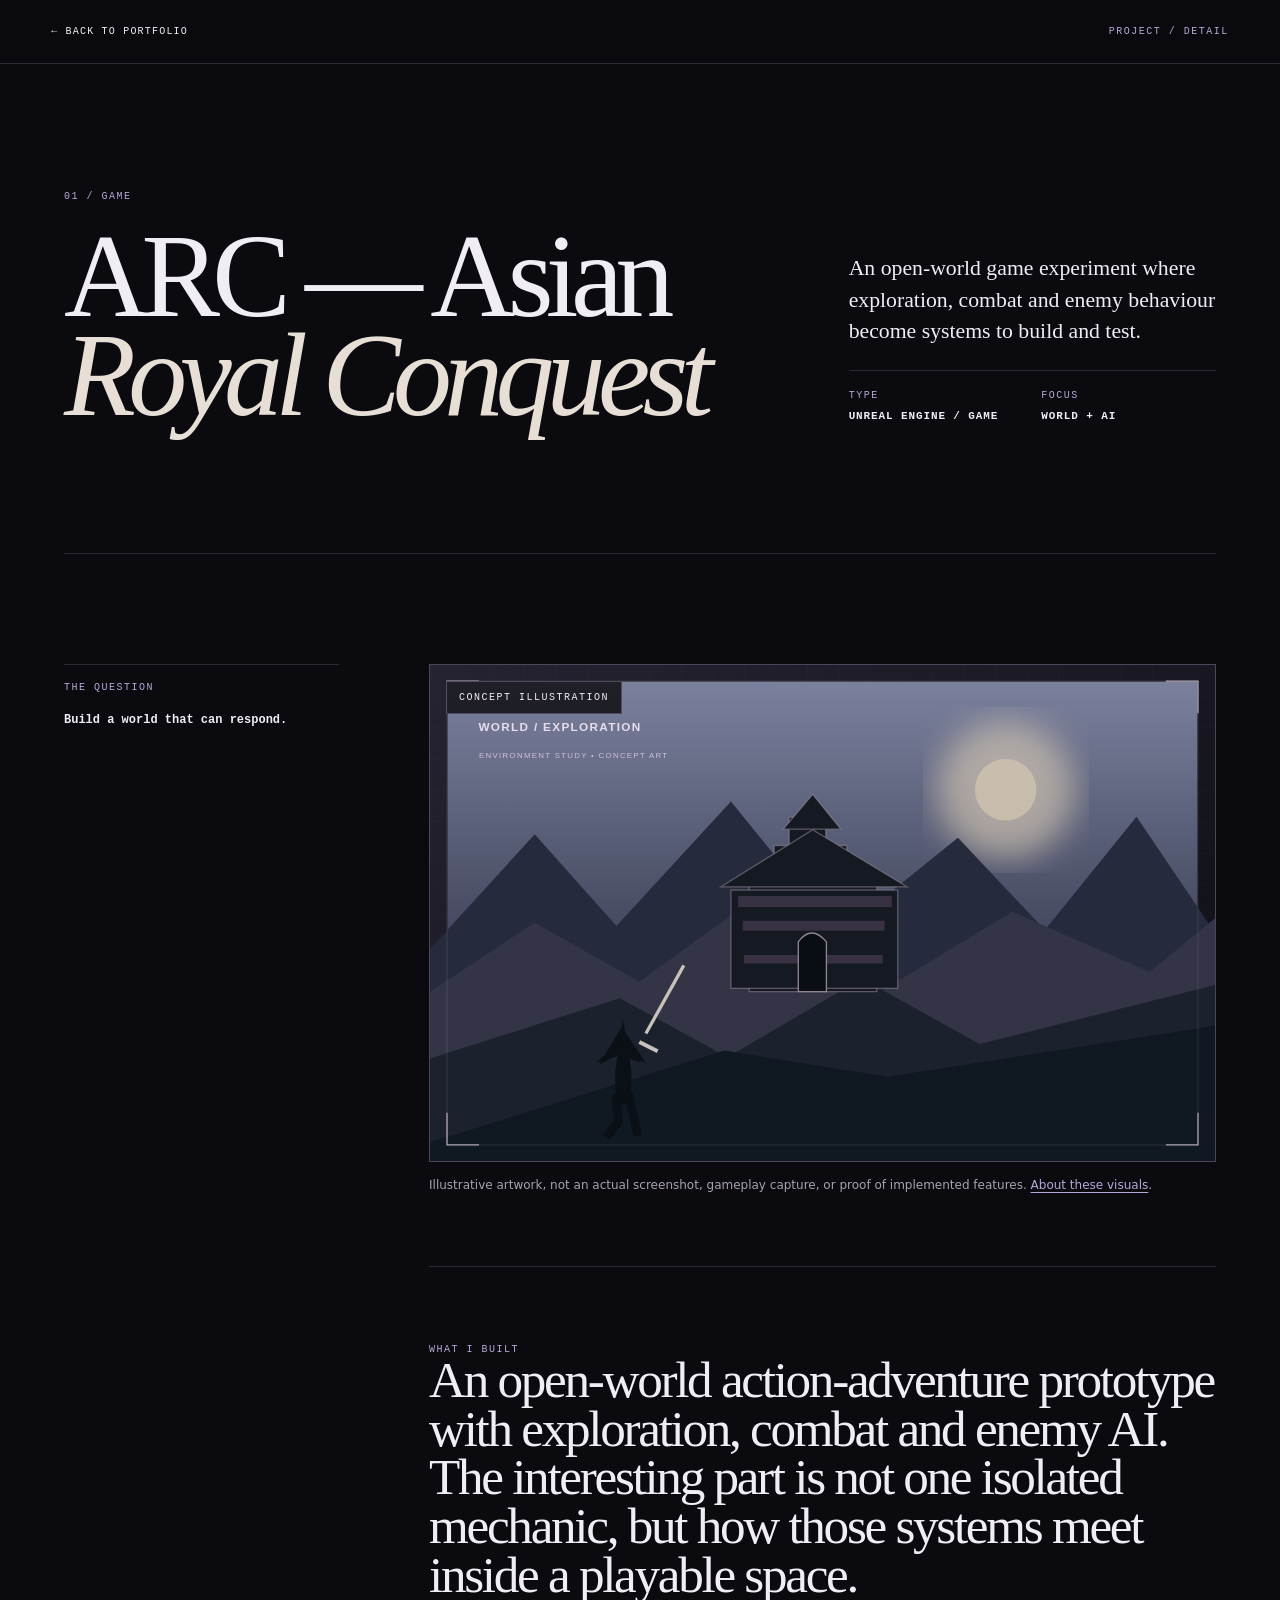
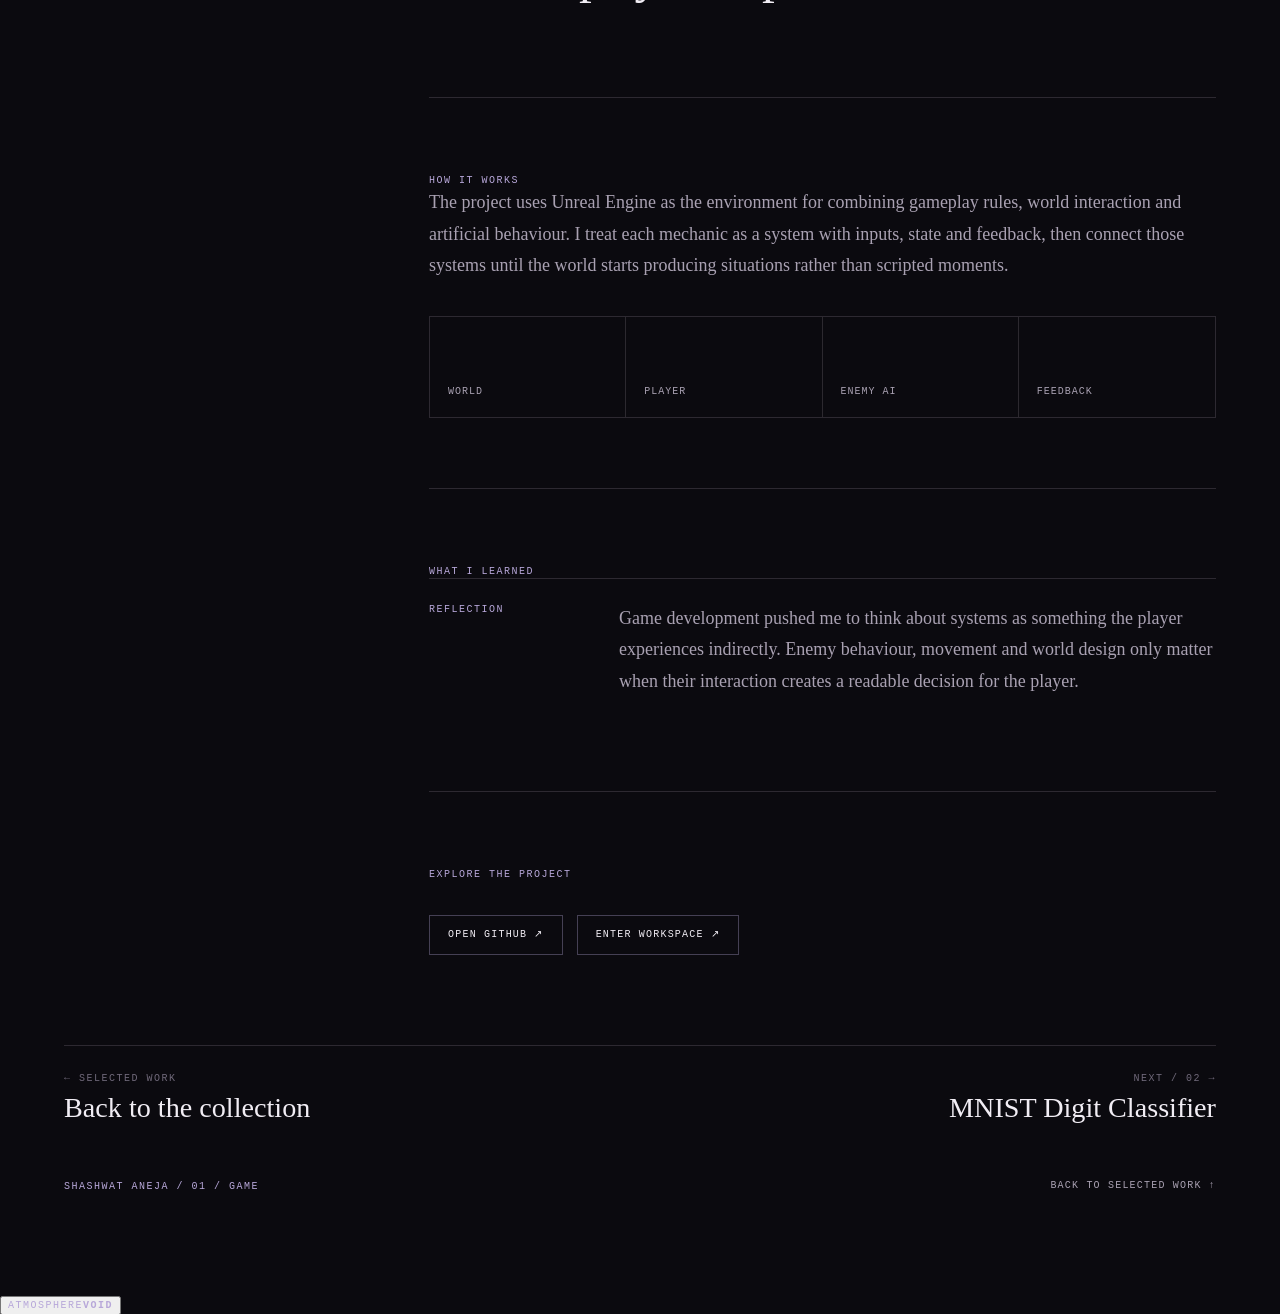
<file: projects/arc/index.html>
<!doctype html>
<html lang="en"><head><meta charset="utf-8"><meta http-equiv="Content-Security-Policy" content="default-src 'self'; script-src 'self'; style-src 'self' 'unsafe-inline'; img-src 'self' data: blob:; font-src 'self' data:; connect-src 'self'; media-src 'self' blob:; object-src 'none'; base-uri 'self'; form-action 'self'; frame-src 'none'; upgrade-insecure-requests"><meta name="referrer" content="no-referrer"><meta name="viewport" content="width=device-width,initial-scale=1"><meta name="theme-color" content="#0B0A0F"><link rel="canonical" href="https://shashwataneja.com/projects/arc/"><meta property="og:type" content="article"><meta property="og:site_name" content="Shashwat Aneja"><meta property="og:title" content="ARC — Asian Royal Conquest | Shashwat Aneja"><meta property="og:description" content="ARC — Asian Royal Conquest — project detail by Shashwat Aneja."><meta property="og:url" content="https://shashwataneja.com/projects/arc/"><meta property="og:image" content="https://shashwataneja.com/assets/og/shashwat-aneja-portfolio.png"><meta name="twitter:card" content="summary_large_image"><meta name="twitter:title" content="ARC — Asian Royal Conquest | Shashwat Aneja"><meta name="twitter:description" content="ARC — Asian Royal Conquest — project detail by Shashwat Aneja."><meta name="twitter:image" content="https://shashwataneja.com/assets/og/shashwat-aneja-portfolio.png"><meta name="description" content="ARC — Asian Royal Conquest — project detail by Shashwat Aneja."><link rel="icon" href="../../assets/icons/favicon.svg" type="image/svg+xml"><link rel="icon" href="../../assets/icons/favicon-32.png" sizes="32x32" type="image/png"><link rel="apple-touch-icon" href="../../assets/icons/apple-touch-icon.png"><link rel="stylesheet" href="../../css/project-detail.css"><title>ARC — Asian Royal Conquest | Shashwat Aneja</title><script src="../../js/theme.js"></script><script type="application/ld+json">{"@context":"https://schema.org","@type":"CreativeWork","name":"ARC \u2014 Asian Royal Conquest","description":"ARC \u2014 Asian Royal Conquest \u2014 project detail by Shashwat Aneja.","url":"https://shashwataneja.com/projects/arc/","author":{"@type":"Person","name":"Shashwat Aneja","url":"https://shashwataneja.com/"}}</script></head>
<body>
<header class="detail-nav"><a class="detail-nav__back" href="../../">← Back to portfolio</a><span class="mono">PROJECT / DETAIL</span></header>
<main class="detail-shell">
<section class="detail-hero"><div><div class="detail-kicker mono">01 / GAME</div><h1>ARC — Asian <em>Royal Conquest</em></h1></div><div><p class="detail-deck">An open-world game experiment where exploration, combat and enemy behaviour become systems to build and test.</p><div class="detail-meta"><div><span class="mono">TYPE</span><strong>UNREAL ENGINE / GAME</strong></div><div><span class="mono">FOCUS</span><strong>WORLD + AI</strong></div></div></div></section>
<section class="detail-body"><aside class="detail-side"><span class="mono">THE QUESTION</span><strong>Build a world that can respond.</strong></aside><div><div class="detail-block"><figure class="detail-project-figure"><div class="detail-visual detail-visual--illustration"><img src="../../assets/project-visuals/arc.svg" alt="Concept illustration of a mountain fortress and open-world terrain for ARC" width="1200" height="760" loading="lazy" decoding="async"><span class="visual-label mono">CONCEPT ILLUSTRATION</span></div><figcaption class="detail-project-figure__caption">Illustrative artwork, not an actual screenshot, gameplay capture, or proof of implemented features. <a href="../../terms.html#illustrative-visuals">About these visuals</a>.</figcaption></figure></div>
<div class="detail-block"><span class="mono">WHAT I BUILT</span><h2>An open-world action-adventure prototype with exploration, combat and enemy AI. The interesting part is not one isolated mechanic, but how those systems meet inside a playable space.</h2></div>
<div class="detail-block"><span class="mono">HOW IT WORKS</span><p>The project uses Unreal Engine as the environment for combining gameplay rules, world interaction and artificial behaviour. I treat each mechanic as a system with inputs, state and feedback, then connect those systems until the world starts producing situations rather than scripted moments.</p><div class="detail-system"><span>WORLD</span><span>PLAYER</span><span>ENEMY AI</span><span>FEEDBACK</span></div></div>
<div class="detail-block"><span class="mono">WHAT I LEARNED</span><div class="detail-lesson"><span class="mono">REFLECTION</span><p>Game development pushed me to think about systems as something the player experiences indirectly. Enemy behaviour, movement and world design only matter when their interaction creates a readable decision for the player.</p></div></div>
<div><span class="mono">EXPLORE THE PROJECT</span><div class="detail-actions"><a class="detail-action" href="https://github.com/Shashwat-Aneja/ARC-Asian-Royal-Conquest" target="_blank" rel="noopener noreferrer">Open GitHub ↗</a><a class="detail-action" href="../../#workspace">Enter Workspace ↗</a></div></div></div></section>
<nav class="detail-navlist" aria-label="Project navigation"><a class="detail-navitem" href="../../#work"><span class="mono">← SELECTED WORK</span><strong>Back to the collection</strong></a><a class="detail-navitem" href="../mnist/"><span class="mono">NEXT / 02 →</span><strong>MNIST Digit Classifier</strong></a></nav>
<footer class="detail-footer"><span class="mono">SHASHWAT ANEJA / 01 / GAME</span><a href="../../#work">Back to selected work ↑</a></footer>
</main></body></html>
</file>
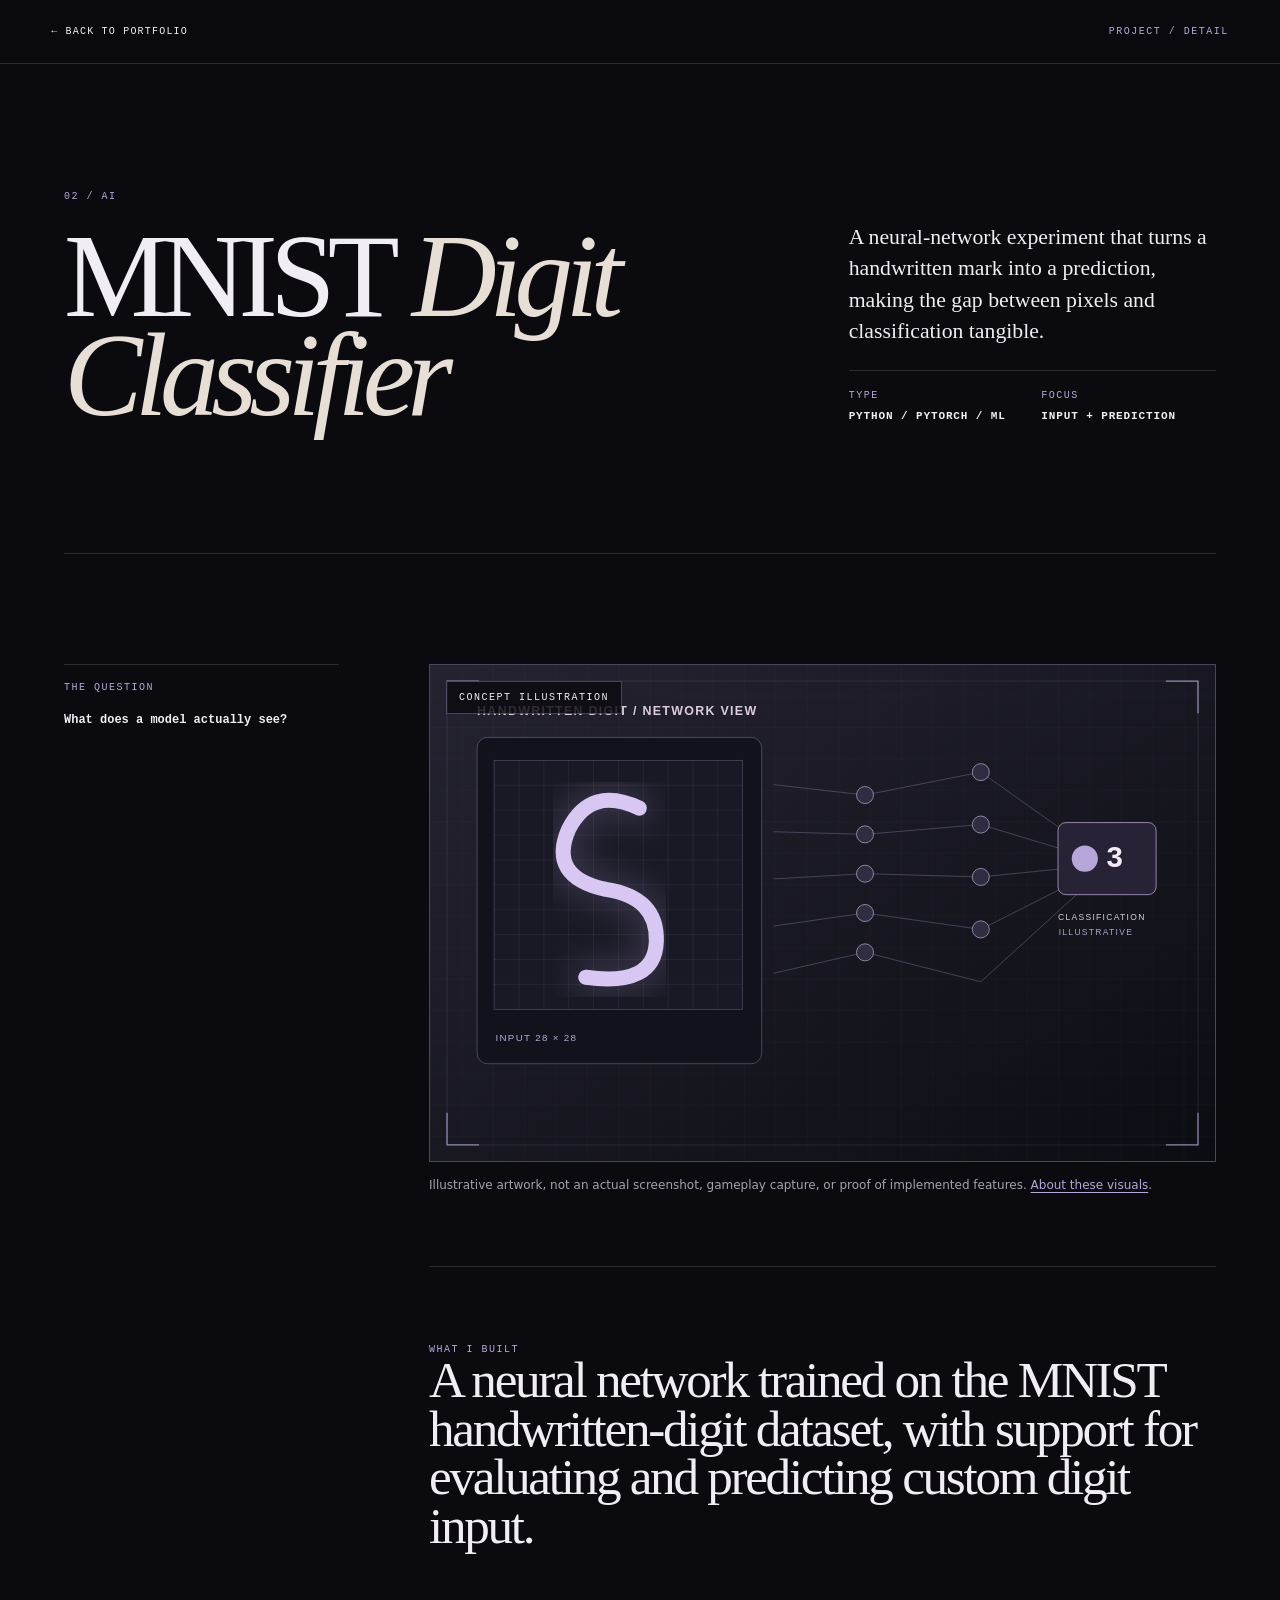
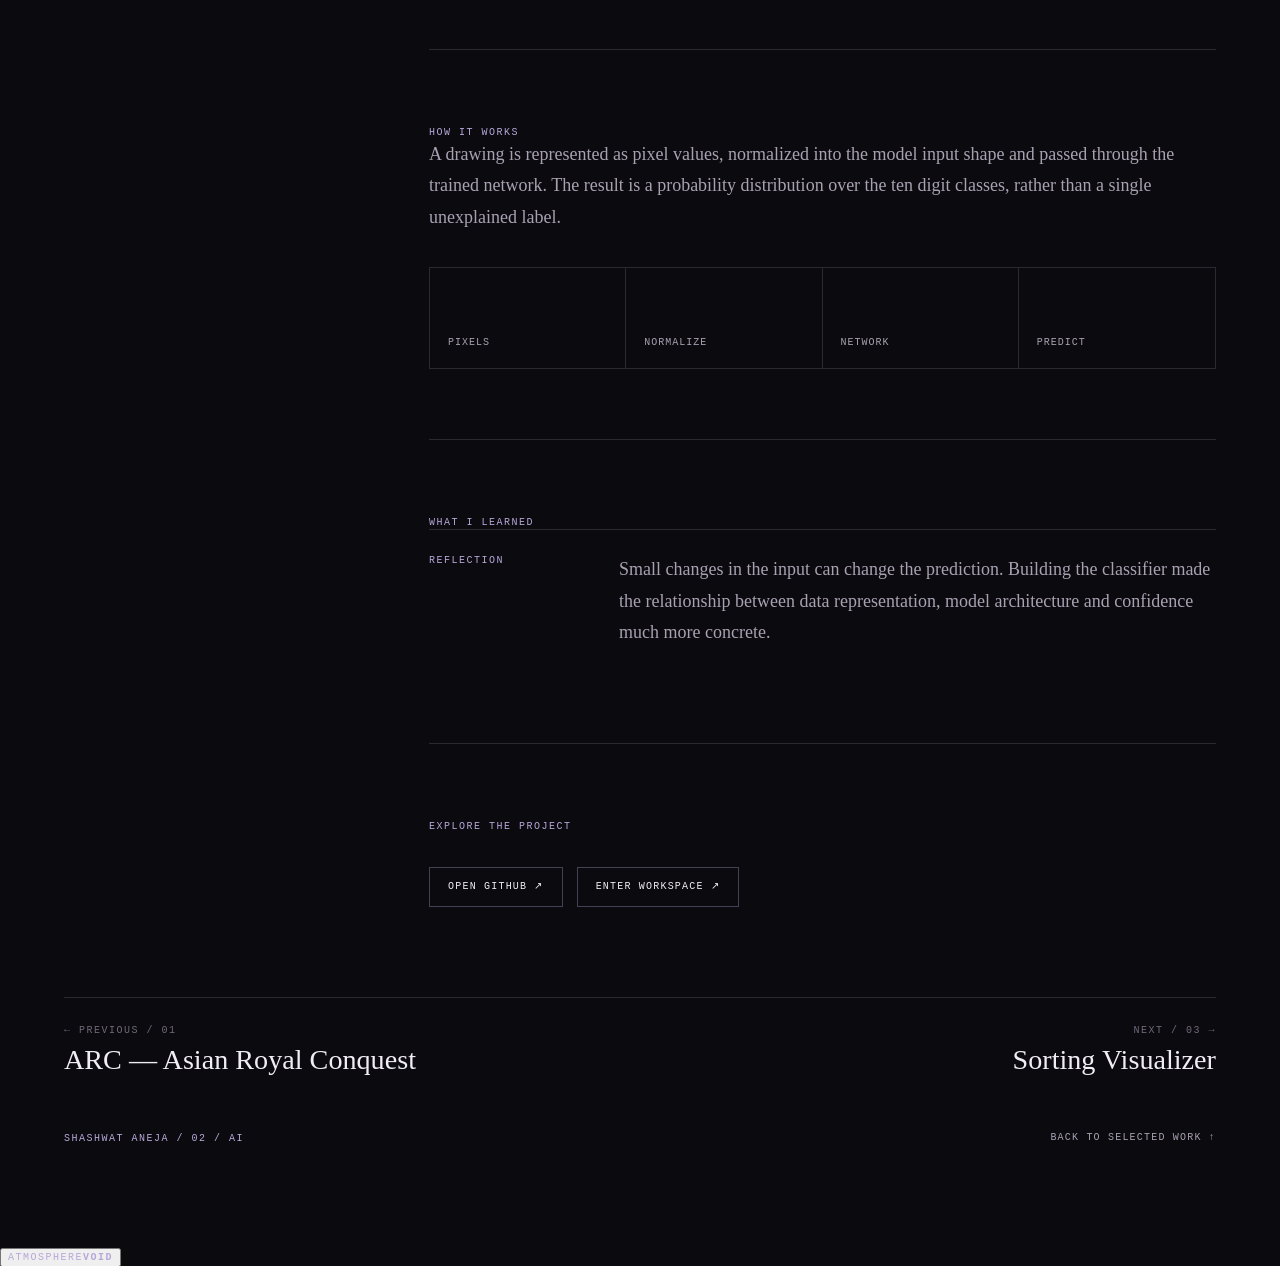
<file: projects/mnist/index.html>
<!doctype html>
<html lang="en"><head><meta charset="utf-8"><meta http-equiv="Content-Security-Policy" content="default-src 'self'; script-src 'self'; style-src 'self' 'unsafe-inline'; img-src 'self' data: blob:; font-src 'self' data:; connect-src 'self'; media-src 'self' blob:; object-src 'none'; base-uri 'self'; form-action 'self'; frame-src 'none'; upgrade-insecure-requests"><meta name="referrer" content="no-referrer"><meta name="viewport" content="width=device-width,initial-scale=1"><meta name="theme-color" content="#0B0A0F"><link rel="canonical" href="https://shashwataneja.com/projects/mnist/"><meta property="og:type" content="article"><meta property="og:site_name" content="Shashwat Aneja"><meta property="og:title" content="MNIST Digit Classifier | Shashwat Aneja"><meta property="og:description" content="MNIST Digit Classifier — project detail by Shashwat Aneja."><meta property="og:url" content="https://shashwataneja.com/projects/mnist/"><meta property="og:image" content="https://shashwataneja.com/assets/og/shashwat-aneja-portfolio.png"><meta name="twitter:card" content="summary_large_image"><meta name="twitter:title" content="MNIST Digit Classifier | Shashwat Aneja"><meta name="twitter:description" content="MNIST Digit Classifier — project detail by Shashwat Aneja."><meta name="twitter:image" content="https://shashwataneja.com/assets/og/shashwat-aneja-portfolio.png"><meta name="description" content="MNIST Digit Classifier — project detail by Shashwat Aneja."><link rel="icon" href="../../assets/icons/favicon.svg" type="image/svg+xml"><link rel="icon" href="../../assets/icons/favicon-32.png" sizes="32x32" type="image/png"><link rel="apple-touch-icon" href="../../assets/icons/apple-touch-icon.png"><link rel="stylesheet" href="../../css/project-detail.css"><title>MNIST Digit Classifier | Shashwat Aneja</title><script src="../../js/theme.js"></script><script type="application/ld+json">{"@context":"https://schema.org","@type":"CreativeWork","name":"MNIST Digit Classifier","description":"MNIST Digit Classifier \u2014 project detail by Shashwat Aneja.","url":"https://shashwataneja.com/projects/mnist/","author":{"@type":"Person","name":"Shashwat Aneja","url":"https://shashwataneja.com/"}}</script></head>
<body>
<header class="detail-nav"><a class="detail-nav__back" href="../../">← Back to portfolio</a><span class="mono">PROJECT / DETAIL</span></header>
<main class="detail-shell">
<section class="detail-hero"><div><div class="detail-kicker mono">02 / AI</div><h1>MNIST <em>Digit Classifier</em></h1></div><div><p class="detail-deck">A neural-network experiment that turns a handwritten mark into a prediction, making the gap between pixels and classification tangible.</p><div class="detail-meta"><div><span class="mono">TYPE</span><strong>PYTHON / PYTORCH / ML</strong></div><div><span class="mono">FOCUS</span><strong>INPUT + PREDICTION</strong></div></div></div></section>
<section class="detail-body"><aside class="detail-side"><span class="mono">THE QUESTION</span><strong>What does a model actually see?</strong></aside><div><div class="detail-block"><figure class="detail-project-figure"><div class="detail-visual detail-visual--illustration"><img src="../../assets/project-visuals/mnist.svg" alt="Concept illustration of handwritten digit classification and a neural network" width="1200" height="760" loading="lazy" decoding="async"><span class="visual-label mono">CONCEPT ILLUSTRATION</span></div><figcaption class="detail-project-figure__caption">Illustrative artwork, not an actual screenshot, gameplay capture, or proof of implemented features. <a href="../../terms.html#illustrative-visuals">About these visuals</a>.</figcaption></figure></div>
<div class="detail-block"><span class="mono">WHAT I BUILT</span><h2>A neural network trained on the MNIST handwritten-digit dataset, with support for evaluating and predicting custom digit input.</h2></div>
<div class="detail-block"><span class="mono">HOW IT WORKS</span><p>A drawing is represented as pixel values, normalized into the model input shape and passed through the trained network. The result is a probability distribution over the ten digit classes, rather than a single unexplained label.</p><div class="detail-system"><span>PIXELS</span><span>NORMALIZE</span><span>NETWORK</span><span>PREDICT</span></div></div>
<div class="detail-block"><span class="mono">WHAT I LEARNED</span><div class="detail-lesson"><span class="mono">REFLECTION</span><p>Small changes in the input can change the prediction. Building the classifier made the relationship between data representation, model architecture and confidence much more concrete.</p></div></div>
<div><span class="mono">EXPLORE THE PROJECT</span><div class="detail-actions"><a class="detail-action" href="https://github.com/Shashwat-Aneja/Mnist-Digit-Classifier" target="_blank" rel="noopener noreferrer">Open GitHub ↗</a><a class="detail-action" href="../../#workspace">Enter Workspace ↗</a></div></div></div></section>
<nav class="detail-navlist" aria-label="Project navigation"><a class="detail-navitem" href="../arc/"><span class="mono">← PREVIOUS / 01</span><strong>ARC — Asian Royal Conquest</strong></a><a class="detail-navitem" href="../sorting/"><span class="mono">NEXT / 03 →</span><strong>Sorting Visualizer</strong></a></nav>
<footer class="detail-footer"><span class="mono">SHASHWAT ANEJA / 02 / AI</span><a href="../../#work">Back to selected work ↑</a></footer>
</main></body></html>
</file>
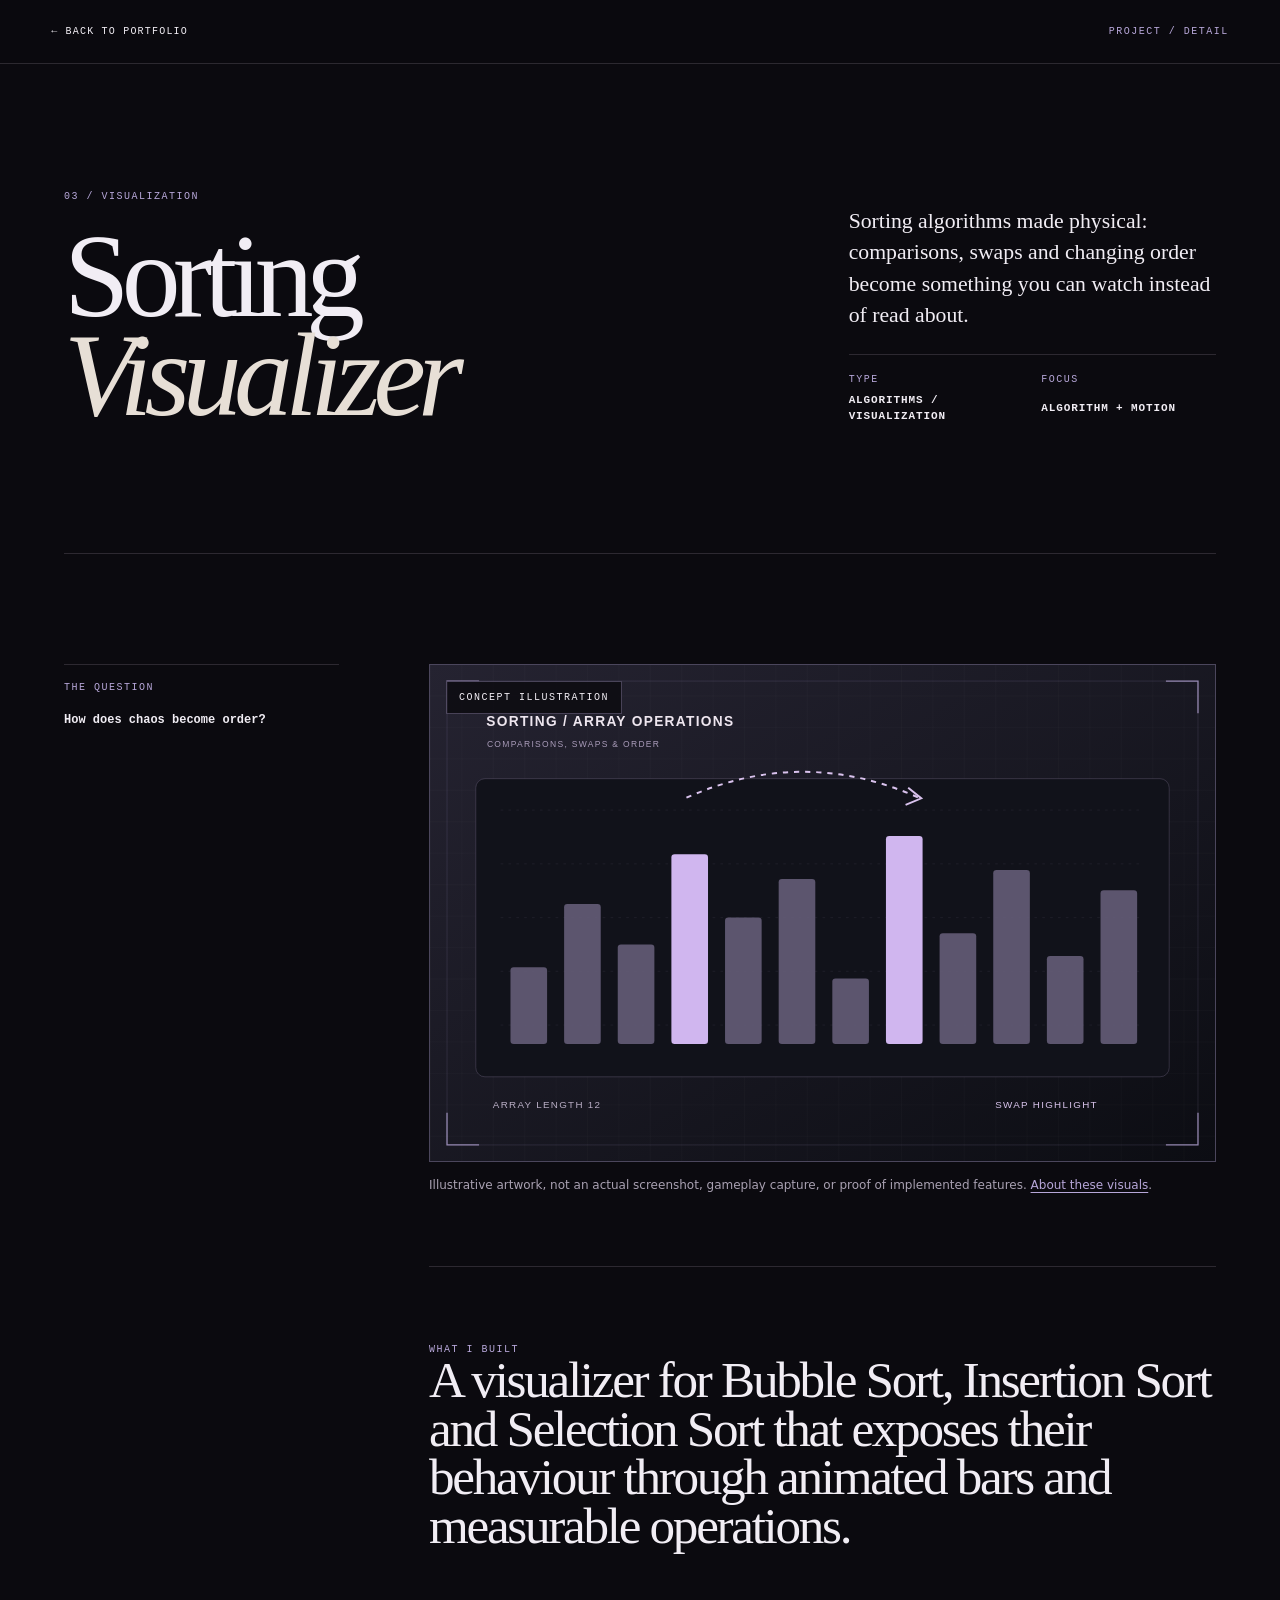
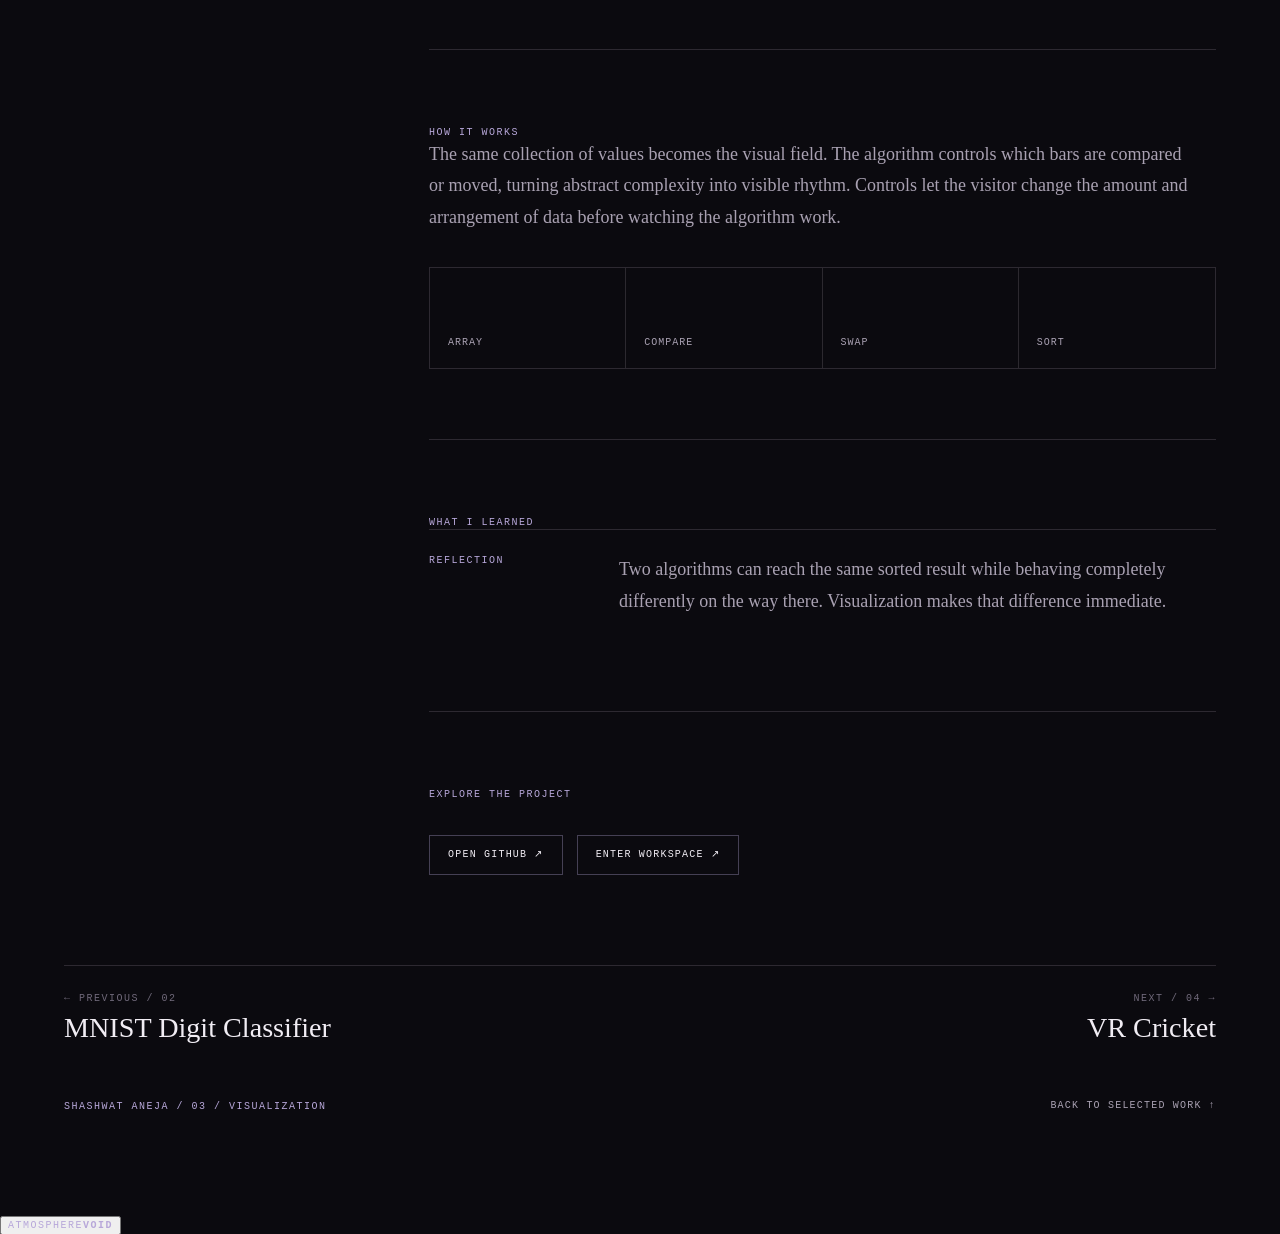
<file: projects/sorting/index.html>
<!doctype html>
<html lang="en"><head><meta charset="utf-8"><meta http-equiv="Content-Security-Policy" content="default-src 'self'; script-src 'self'; style-src 'self' 'unsafe-inline'; img-src 'self' data: blob:; font-src 'self' data:; connect-src 'self'; media-src 'self' blob:; object-src 'none'; base-uri 'self'; form-action 'self'; frame-src 'none'; upgrade-insecure-requests"><meta name="referrer" content="no-referrer"><meta name="viewport" content="width=device-width,initial-scale=1"><meta name="theme-color" content="#0B0A0F"><link rel="canonical" href="https://shashwataneja.com/projects/sorting/"><meta property="og:type" content="article"><meta property="og:site_name" content="Shashwat Aneja"><meta property="og:title" content="Sorting Visualizer | Shashwat Aneja"><meta property="og:description" content="Sorting Visualizer — project detail by Shashwat Aneja."><meta property="og:url" content="https://shashwataneja.com/projects/sorting/"><meta property="og:image" content="https://shashwataneja.com/assets/og/shashwat-aneja-portfolio.png"><meta name="twitter:card" content="summary_large_image"><meta name="twitter:title" content="Sorting Visualizer | Shashwat Aneja"><meta name="twitter:description" content="Sorting Visualizer — project detail by Shashwat Aneja."><meta name="twitter:image" content="https://shashwataneja.com/assets/og/shashwat-aneja-portfolio.png"><meta name="description" content="Sorting Visualizer — project detail by Shashwat Aneja."><link rel="icon" href="../../assets/icons/favicon.svg" type="image/svg+xml"><link rel="icon" href="../../assets/icons/favicon-32.png" sizes="32x32" type="image/png"><link rel="apple-touch-icon" href="../../assets/icons/apple-touch-icon.png"><link rel="stylesheet" href="../../css/project-detail.css"><title>Sorting Visualizer | Shashwat Aneja</title><script src="../../js/theme.js"></script><script type="application/ld+json">{"@context":"https://schema.org","@type":"CreativeWork","name":"Sorting Visualizer","description":"Sorting Visualizer \u2014 project detail by Shashwat Aneja.","url":"https://shashwataneja.com/projects/sorting/","author":{"@type":"Person","name":"Shashwat Aneja","url":"https://shashwataneja.com/"}}</script></head>
<body>
<header class="detail-nav"><a class="detail-nav__back" href="../../">← Back to portfolio</a><span class="mono">PROJECT / DETAIL</span></header>
<main class="detail-shell">
<section class="detail-hero"><div><div class="detail-kicker mono">03 / VISUALIZATION</div><h1>Sorting <em>Visualizer</em></h1></div><div><p class="detail-deck">Sorting algorithms made physical: comparisons, swaps and changing order become something you can watch instead of read about.</p><div class="detail-meta"><div><span class="mono">TYPE</span><strong>ALGORITHMS / VISUALIZATION</strong></div><div><span class="mono">FOCUS</span><strong>ALGORITHM + MOTION</strong></div></div></div></section>
<section class="detail-body"><aside class="detail-side"><span class="mono">THE QUESTION</span><strong>How does chaos become order?</strong></aside><div><div class="detail-block"><figure class="detail-project-figure"><div class="detail-visual detail-visual--illustration"><img src="../../assets/project-visuals/sorting.svg" alt="Concept illustration of sorting bars and highlighted swap operations" width="1200" height="760" loading="lazy" decoding="async"><span class="visual-label mono">CONCEPT ILLUSTRATION</span></div><figcaption class="detail-project-figure__caption">Illustrative artwork, not an actual screenshot, gameplay capture, or proof of implemented features. <a href="../../terms.html#illustrative-visuals">About these visuals</a>.</figcaption></figure></div>
<div class="detail-block"><span class="mono">WHAT I BUILT</span><h2>A visualizer for Bubble Sort, Insertion Sort and Selection Sort that exposes their behaviour through animated bars and measurable operations.</h2></div>
<div class="detail-block"><span class="mono">HOW IT WORKS</span><p>The same collection of values becomes the visual field. The algorithm controls which bars are compared or moved, turning abstract complexity into visible rhythm. Controls let the visitor change the amount and arrangement of data before watching the algorithm work.</p><div class="detail-system"><span>ARRAY</span><span>COMPARE</span><span>SWAP</span><span>SORT</span></div></div>
<div class="detail-block"><span class="mono">WHAT I LEARNED</span><div class="detail-lesson"><span class="mono">REFLECTION</span><p>Two algorithms can reach the same sorted result while behaving completely differently on the way there. Visualization makes that difference immediate.</p></div></div>
<div><span class="mono">EXPLORE THE PROJECT</span><div class="detail-actions"><a class="detail-action" href="https://github.com/Shashwat-Aneja/sorting-visualizer" target="_blank" rel="noopener noreferrer">Open GitHub ↗</a><a class="detail-action" href="../../#workspace">Enter Workspace ↗</a></div></div></div></section>
<nav class="detail-navlist" aria-label="Project navigation"><a class="detail-navitem" href="../mnist/"><span class="mono">← PREVIOUS / 02</span><strong>MNIST Digit Classifier</strong></a><a class="detail-navitem" href="../vr-cricket/"><span class="mono">NEXT / 04 →</span><strong>VR Cricket</strong></a></nav>
<footer class="detail-footer"><span class="mono">SHASHWAT ANEJA / 03 / VISUALIZATION</span><a href="../../#work">Back to selected work ↑</a></footer>
</main></body></html>
</file>
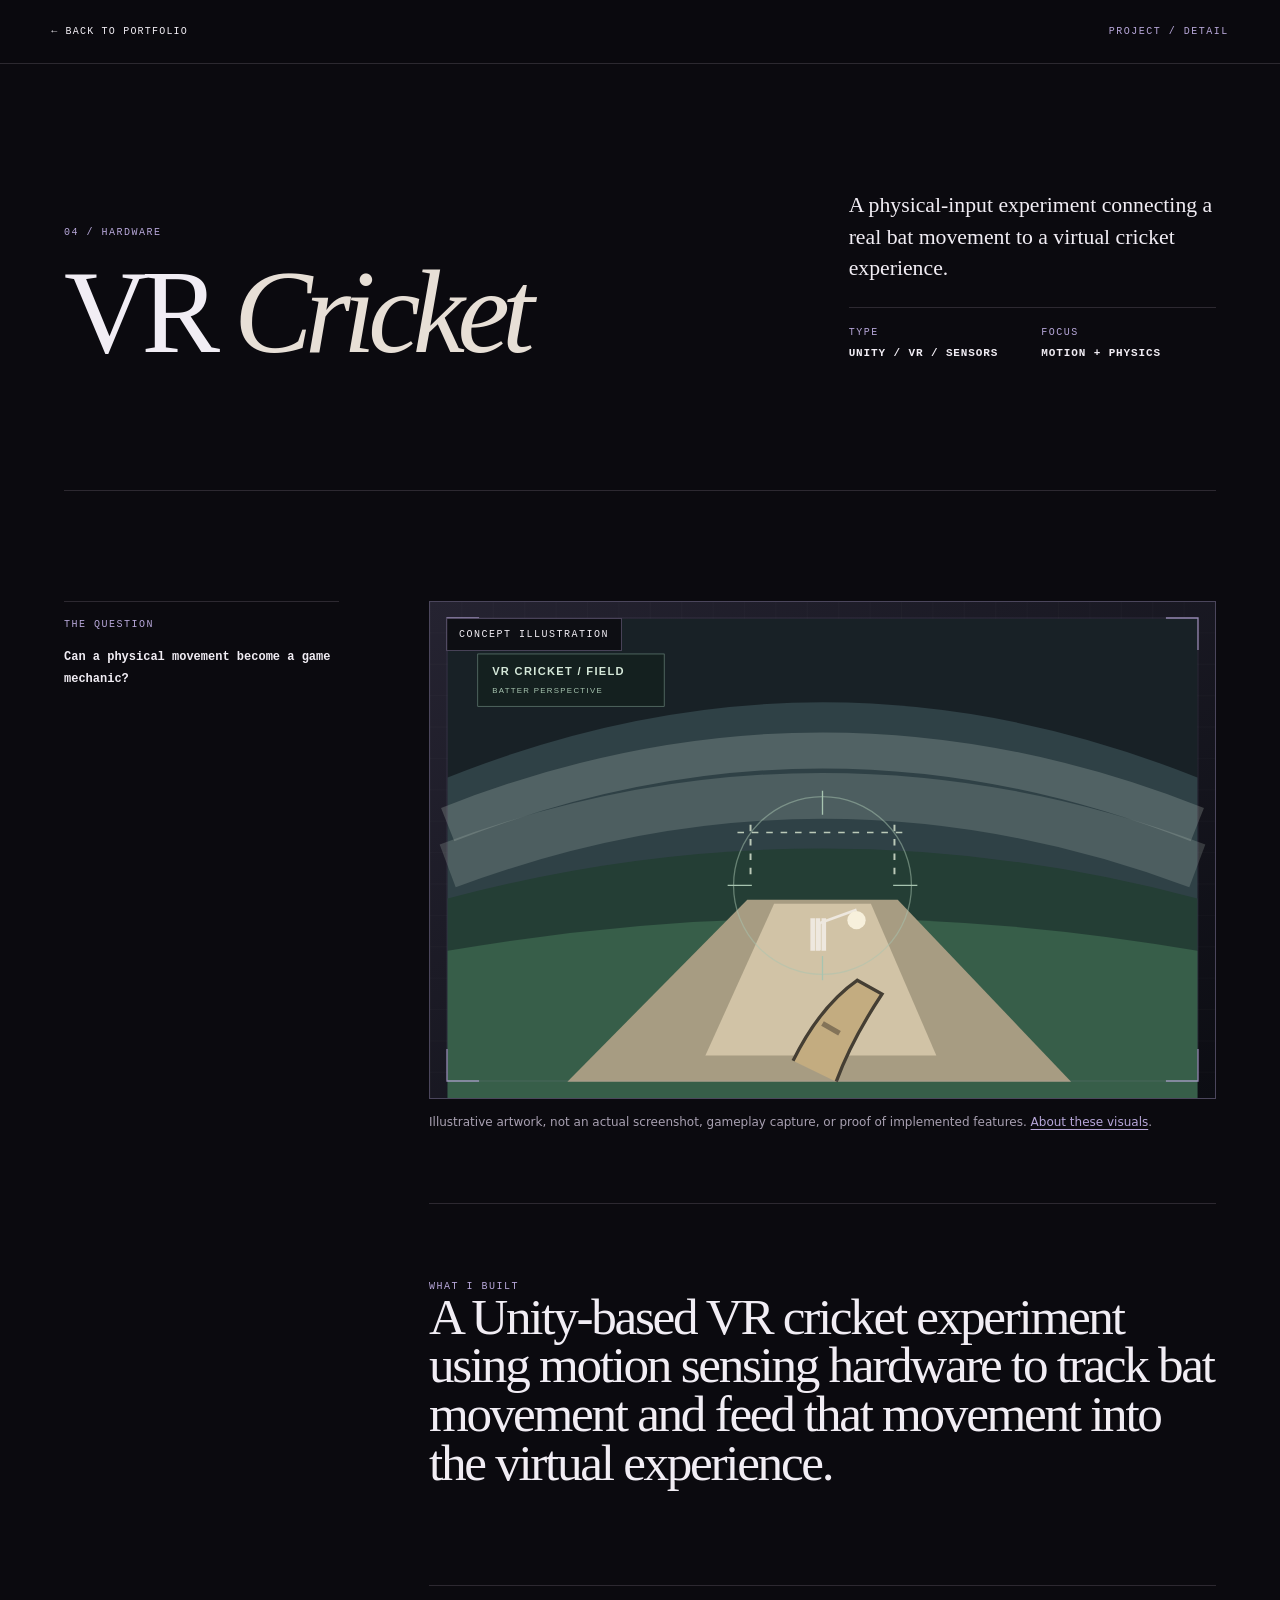
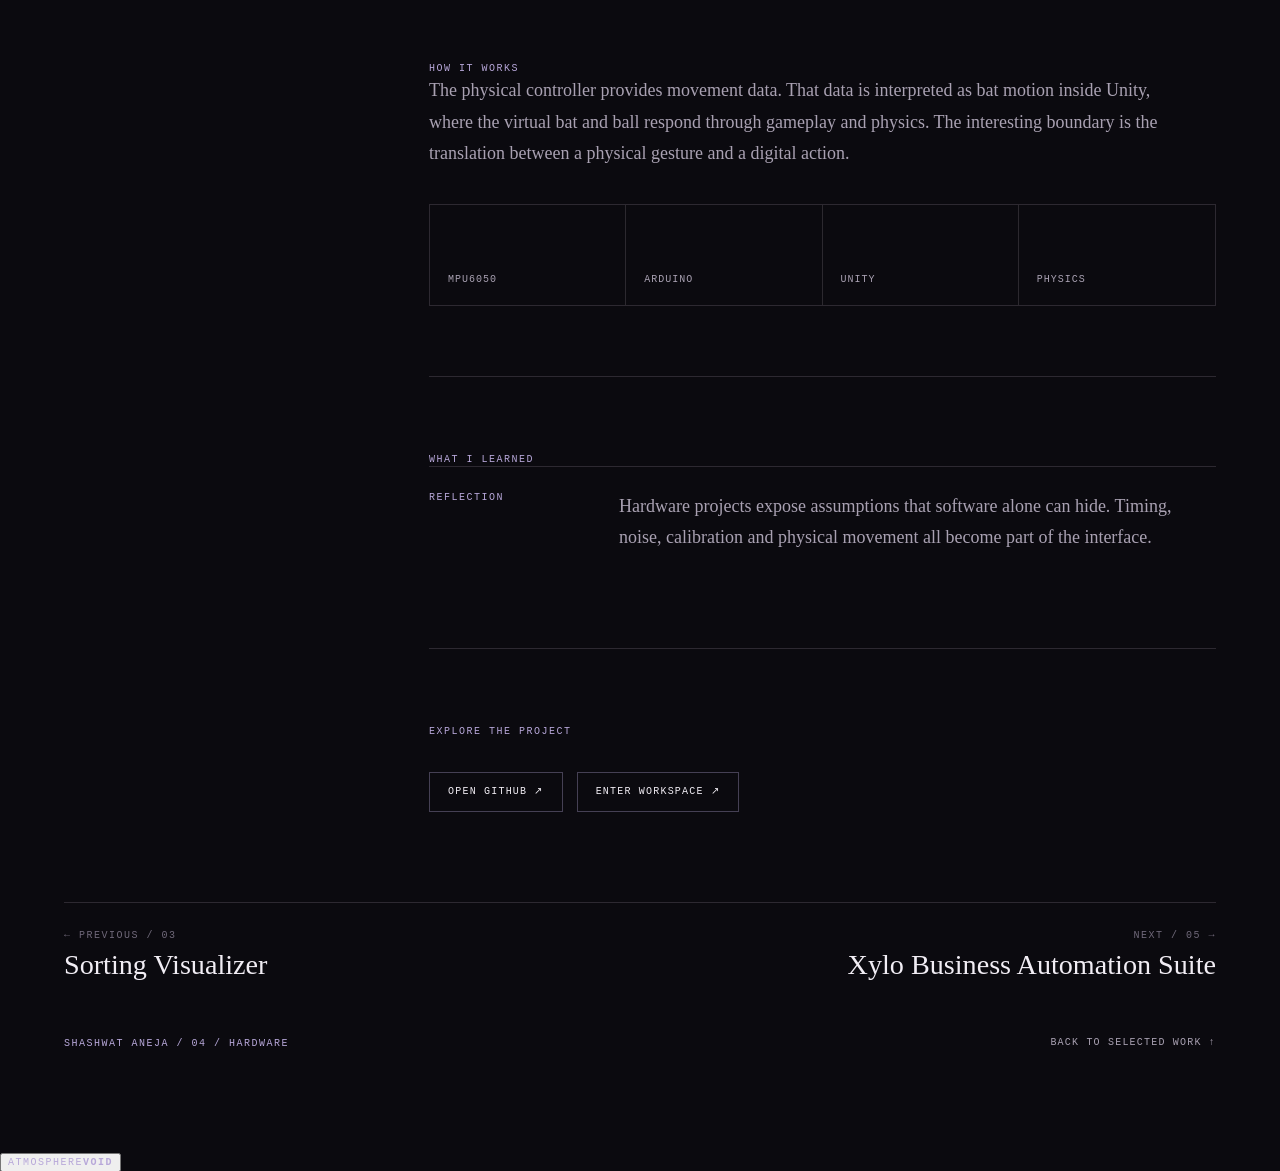
<file: projects/vr-cricket/index.html>
<!doctype html>
<html lang="en"><head><meta charset="utf-8"><meta http-equiv="Content-Security-Policy" content="default-src 'self'; script-src 'self'; style-src 'self' 'unsafe-inline'; img-src 'self' data: blob:; font-src 'self' data:; connect-src 'self'; media-src 'self' blob:; object-src 'none'; base-uri 'self'; form-action 'self'; frame-src 'none'; upgrade-insecure-requests"><meta name="referrer" content="no-referrer"><meta name="viewport" content="width=device-width,initial-scale=1"><meta name="theme-color" content="#0B0A0F"><link rel="canonical" href="https://shashwataneja.com/projects/vr-cricket/"><meta property="og:type" content="article"><meta property="og:site_name" content="Shashwat Aneja"><meta property="og:title" content="VR Cricket | Shashwat Aneja"><meta property="og:description" content="VR Cricket — project detail by Shashwat Aneja."><meta property="og:url" content="https://shashwataneja.com/projects/vr-cricket/"><meta property="og:image" content="https://shashwataneja.com/assets/og/shashwat-aneja-portfolio.png"><meta name="twitter:card" content="summary_large_image"><meta name="twitter:title" content="VR Cricket | Shashwat Aneja"><meta name="twitter:description" content="VR Cricket — project detail by Shashwat Aneja."><meta name="twitter:image" content="https://shashwataneja.com/assets/og/shashwat-aneja-portfolio.png"><meta name="description" content="VR Cricket — project detail by Shashwat Aneja."><link rel="icon" href="../../assets/icons/favicon.svg" type="image/svg+xml"><link rel="icon" href="../../assets/icons/favicon-32.png" sizes="32x32" type="image/png"><link rel="apple-touch-icon" href="../../assets/icons/apple-touch-icon.png"><link rel="stylesheet" href="../../css/project-detail.css"><title>VR Cricket | Shashwat Aneja</title><script src="../../js/theme.js"></script><script type="application/ld+json">{"@context":"https://schema.org","@type":"CreativeWork","name":"VR Cricket","description":"VR Cricket \u2014 project detail by Shashwat Aneja.","url":"https://shashwataneja.com/projects/vr-cricket/","author":{"@type":"Person","name":"Shashwat Aneja","url":"https://shashwataneja.com/"}}</script></head>
<body>
<header class="detail-nav"><a class="detail-nav__back" href="../../">← Back to portfolio</a><span class="mono">PROJECT / DETAIL</span></header>
<main class="detail-shell">
<section class="detail-hero"><div><div class="detail-kicker mono">04 / HARDWARE</div><h1>VR <em>Cricket</em></h1></div><div><p class="detail-deck">A physical-input experiment connecting a real bat movement to a virtual cricket experience.</p><div class="detail-meta"><div><span class="mono">TYPE</span><strong>UNITY / VR / SENSORS</strong></div><div><span class="mono">FOCUS</span><strong>MOTION + PHYSICS</strong></div></div></div></section>
<section class="detail-body"><aside class="detail-side"><span class="mono">THE QUESTION</span><strong>Can a physical movement become a game mechanic?</strong></aside><div><div class="detail-block"><figure class="detail-project-figure"><div class="detail-visual detail-visual--illustration"><img src="../../assets/project-visuals/vr-cricket.svg" alt="Concept illustration of a first-person virtual reality cricket batting scene" width="1200" height="760" loading="lazy" decoding="async"><span class="visual-label mono">CONCEPT ILLUSTRATION</span></div><figcaption class="detail-project-figure__caption">Illustrative artwork, not an actual screenshot, gameplay capture, or proof of implemented features. <a href="../../terms.html#illustrative-visuals">About these visuals</a>.</figcaption></figure></div>
<div class="detail-block"><span class="mono">WHAT I BUILT</span><h2>A Unity-based VR cricket experiment using motion sensing hardware to track bat movement and feed that movement into the virtual experience.</h2></div>
<div class="detail-block"><span class="mono">HOW IT WORKS</span><p>The physical controller provides movement data. That data is interpreted as bat motion inside Unity, where the virtual bat and ball respond through gameplay and physics. The interesting boundary is the translation between a physical gesture and a digital action.</p><div class="detail-system"><span>MPU6050</span><span>ARDUINO</span><span>UNITY</span><span>PHYSICS</span></div></div>
<div class="detail-block"><span class="mono">WHAT I LEARNED</span><div class="detail-lesson"><span class="mono">REFLECTION</span><p>Hardware projects expose assumptions that software alone can hide. Timing, noise, calibration and physical movement all become part of the interface.</p></div></div>
<div><span class="mono">EXPLORE THE PROJECT</span><div class="detail-actions"><a class="detail-action" href="https://github.com/Shashwat-Aneja/VR-Cricket" target="_blank" rel="noopener noreferrer">Open GitHub ↗</a><a class="detail-action" href="../../#workspace">Enter Workspace ↗</a></div></div></div></section>
<nav class="detail-navlist" aria-label="Project navigation"><a class="detail-navitem" href="../sorting/"><span class="mono">← PREVIOUS / 03</span><strong>Sorting Visualizer</strong></a><a class="detail-navitem" href="../xylo/"><span class="mono">NEXT / 05 →</span><strong>Xylo Business Automation Suite</strong></a></nav>
<footer class="detail-footer"><span class="mono">SHASHWAT ANEJA / 04 / HARDWARE</span><a href="../../#work">Back to selected work ↑</a></footer>
</main></body></html>
</file>
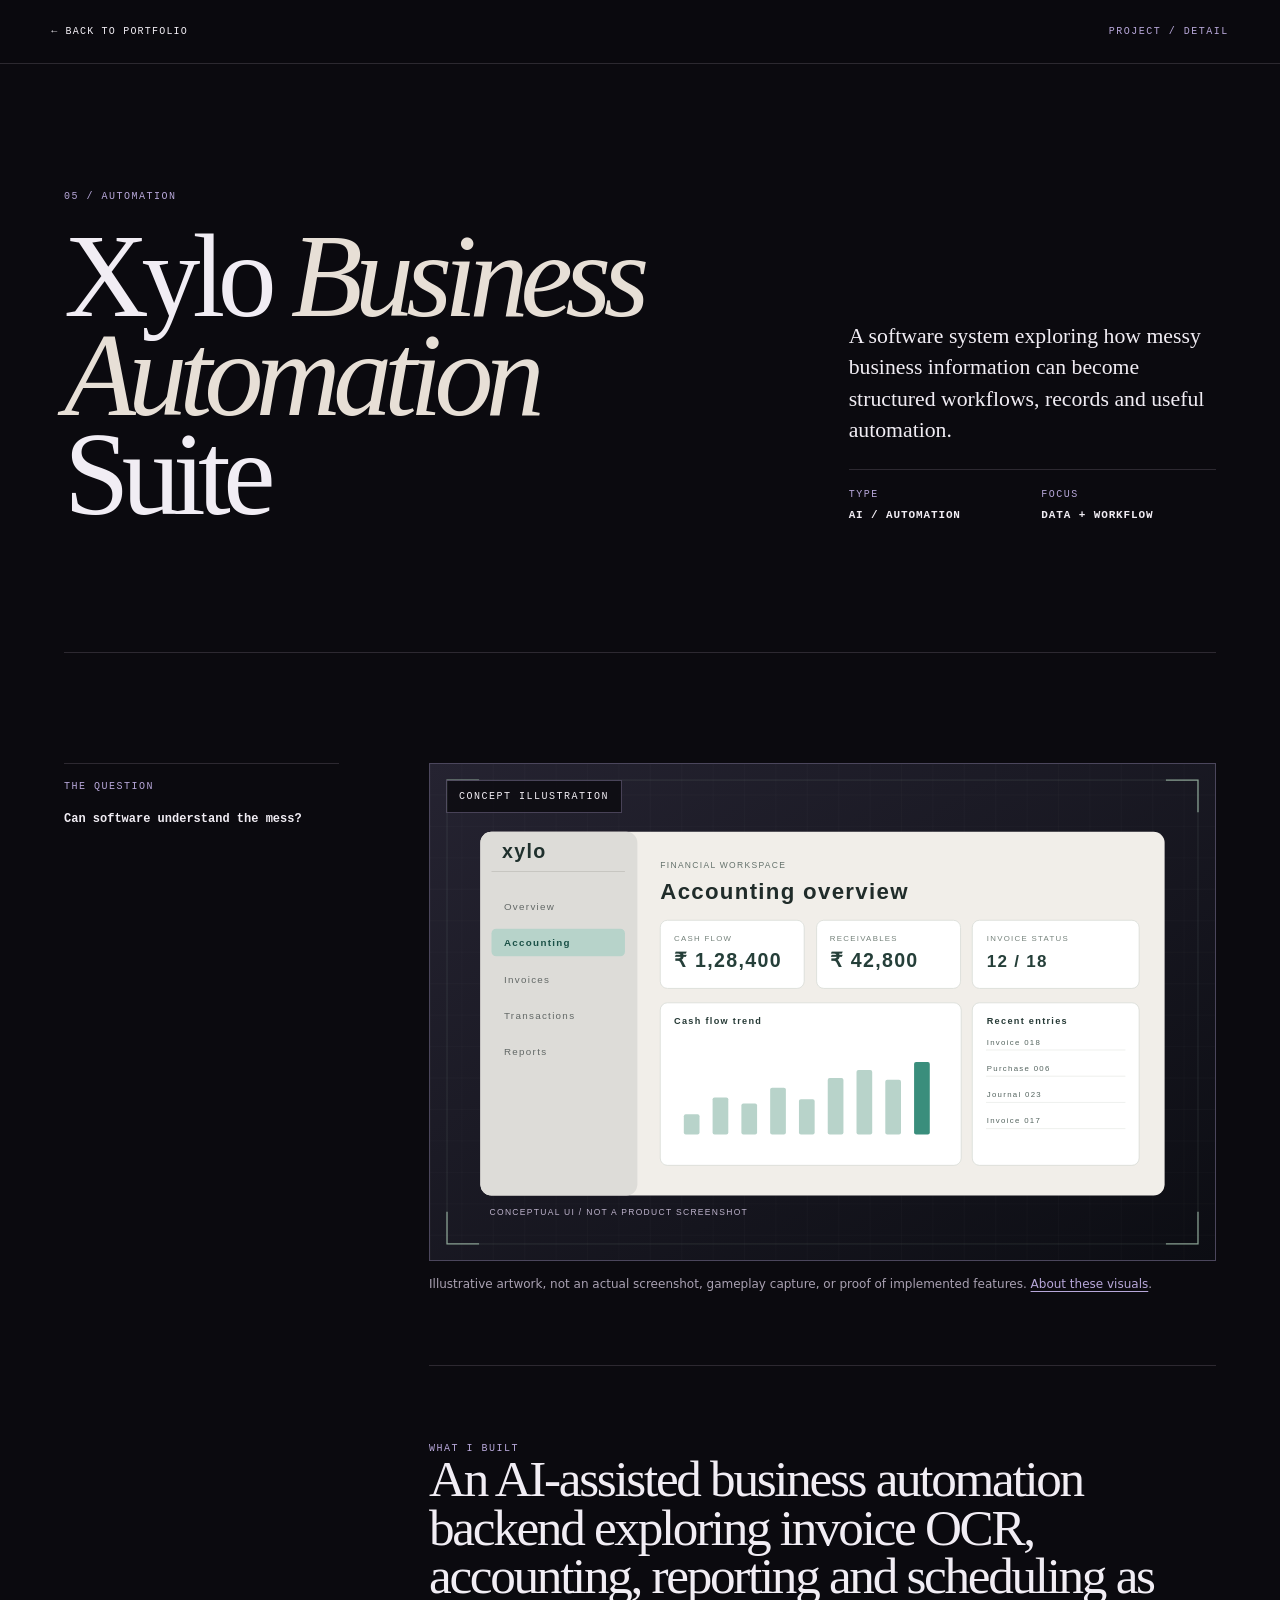
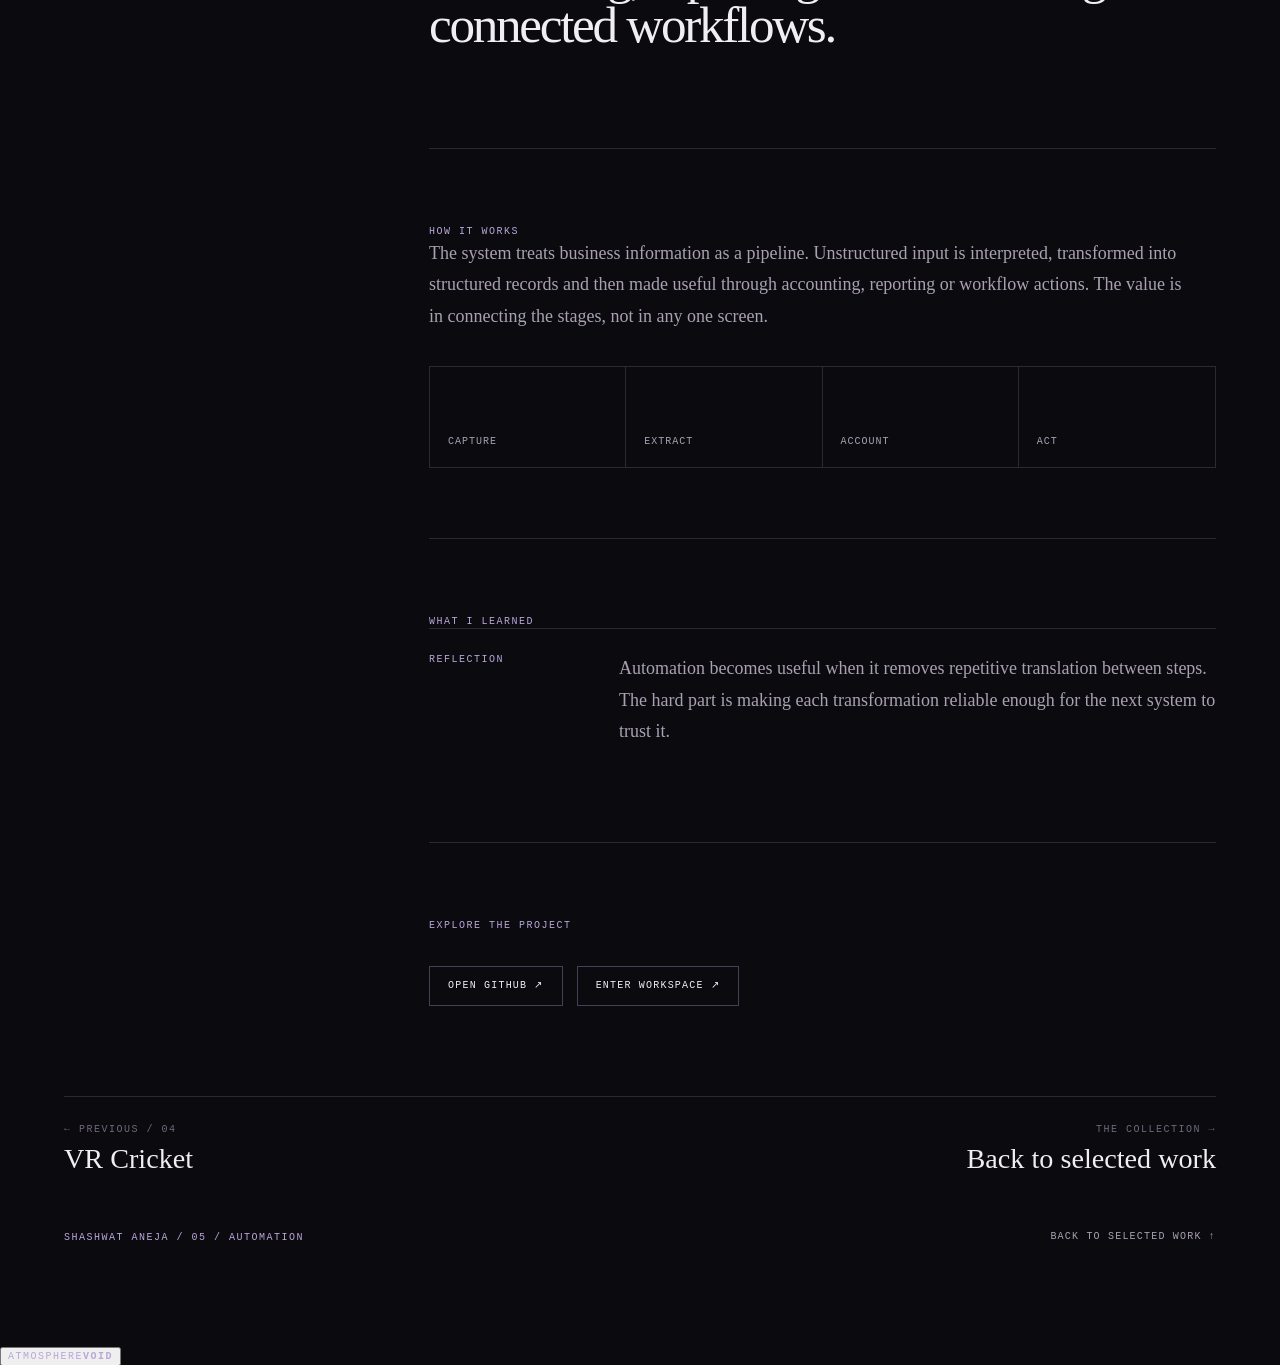
<file: projects/xylo/index.html>
<!doctype html>
<html lang="en"><head><meta charset="utf-8"><meta http-equiv="Content-Security-Policy" content="default-src 'self'; script-src 'self'; style-src 'self' 'unsafe-inline'; img-src 'self' data: blob:; font-src 'self' data:; connect-src 'self'; media-src 'self' blob:; object-src 'none'; base-uri 'self'; form-action 'self'; frame-src 'none'; upgrade-insecure-requests"><meta name="referrer" content="no-referrer"><meta name="viewport" content="width=device-width,initial-scale=1"><meta name="theme-color" content="#0B0A0F"><link rel="canonical" href="https://shashwataneja.com/projects/xylo/"><meta property="og:type" content="article"><meta property="og:site_name" content="Shashwat Aneja"><meta property="og:title" content="Xylo Business Automation Suite | Shashwat Aneja"><meta property="og:description" content="Xylo Business Automation Suite — project detail by Shashwat Aneja."><meta property="og:url" content="https://shashwataneja.com/projects/xylo/"><meta property="og:image" content="https://shashwataneja.com/assets/og/shashwat-aneja-portfolio.png"><meta name="twitter:card" content="summary_large_image"><meta name="twitter:title" content="Xylo Business Automation Suite | Shashwat Aneja"><meta name="twitter:description" content="Xylo Business Automation Suite — project detail by Shashwat Aneja."><meta name="twitter:image" content="https://shashwataneja.com/assets/og/shashwat-aneja-portfolio.png"><meta name="description" content="Xylo Business Automation Suite — project detail by Shashwat Aneja."><link rel="icon" href="../../assets/icons/favicon.svg" type="image/svg+xml"><link rel="icon" href="../../assets/icons/favicon-32.png" sizes="32x32" type="image/png"><link rel="apple-touch-icon" href="../../assets/icons/apple-touch-icon.png"><link rel="stylesheet" href="../../css/project-detail.css"><title>Xylo Business Automation Suite | Shashwat Aneja</title><script src="../../js/theme.js"></script><script type="application/ld+json">{"@context":"https://schema.org","@type":"CreativeWork","name":"Xylo Business Automation Suite","description":"Xylo Business Automation Suite \u2014 project detail by Shashwat Aneja.","url":"https://shashwataneja.com/projects/xylo/","author":{"@type":"Person","name":"Shashwat Aneja","url":"https://shashwataneja.com/"}}</script></head>
<body>
<header class="detail-nav"><a class="detail-nav__back" href="../../">← Back to portfolio</a><span class="mono">PROJECT / DETAIL</span></header>
<main class="detail-shell">
<section class="detail-hero"><div><div class="detail-kicker mono">05 / AUTOMATION</div><h1>Xylo <em>Business Automation</em> Suite</h1></div><div><p class="detail-deck">A software system exploring how messy business information can become structured workflows, records and useful automation.</p><div class="detail-meta"><div><span class="mono">TYPE</span><strong>AI / AUTOMATION</strong></div><div><span class="mono">FOCUS</span><strong>DATA + WORKFLOW</strong></div></div></div></section>
<section class="detail-body"><aside class="detail-side"><span class="mono">THE QUESTION</span><strong>Can software understand the mess?</strong></aside><div><div class="detail-block"><figure class="detail-project-figure"><div class="detail-visual detail-visual--illustration"><img src="../../assets/project-visuals/xylo.svg" alt="Concept illustration of a Xylo accounting dashboard interface" width="1200" height="760" loading="lazy" decoding="async"><span class="visual-label mono">CONCEPT ILLUSTRATION</span></div><figcaption class="detail-project-figure__caption">Illustrative artwork, not an actual screenshot, gameplay capture, or proof of implemented features. <a href="../../terms.html#illustrative-visuals">About these visuals</a>.</figcaption></figure></div>
<div class="detail-block"><span class="mono">WHAT I BUILT</span><h2>An AI-assisted business automation backend exploring invoice OCR, accounting, reporting and scheduling as connected workflows.</h2></div>
<div class="detail-block"><span class="mono">HOW IT WORKS</span><p>The system treats business information as a pipeline. Unstructured input is interpreted, transformed into structured records and then made useful through accounting, reporting or workflow actions. The value is in connecting the stages, not in any one screen.</p><div class="detail-system"><span>CAPTURE</span><span>EXTRACT</span><span>ACCOUNT</span><span>ACT</span></div></div>
<div class="detail-block"><span class="mono">WHAT I LEARNED</span><div class="detail-lesson"><span class="mono">REFLECTION</span><p>Automation becomes useful when it removes repetitive translation between steps. The hard part is making each transformation reliable enough for the next system to trust it.</p></div></div>
<div><span class="mono">EXPLORE THE PROJECT</span><div class="detail-actions"><a class="detail-action" href="https://github.com/Shashwat-Aneja/Xylo-business-automation-suite" target="_blank" rel="noopener noreferrer">Open GitHub ↗</a><a class="detail-action" href="../../#workspace">Enter Workspace ↗</a></div></div></div></section>
<nav class="detail-navlist" aria-label="Project navigation"><a class="detail-navitem" href="../vr-cricket/"><span class="mono">← PREVIOUS / 04</span><strong>VR Cricket</strong></a><a class="detail-navitem" href="../../#work"><span class="mono">THE COLLECTION →</span><strong>Back to selected work</strong></a></nav>
<footer class="detail-footer"><span class="mono">SHASHWAT ANEJA / 05 / AUTOMATION</span><a href="../../#work">Back to selected work ↑</a></footer>
</main></body></html>
</file>
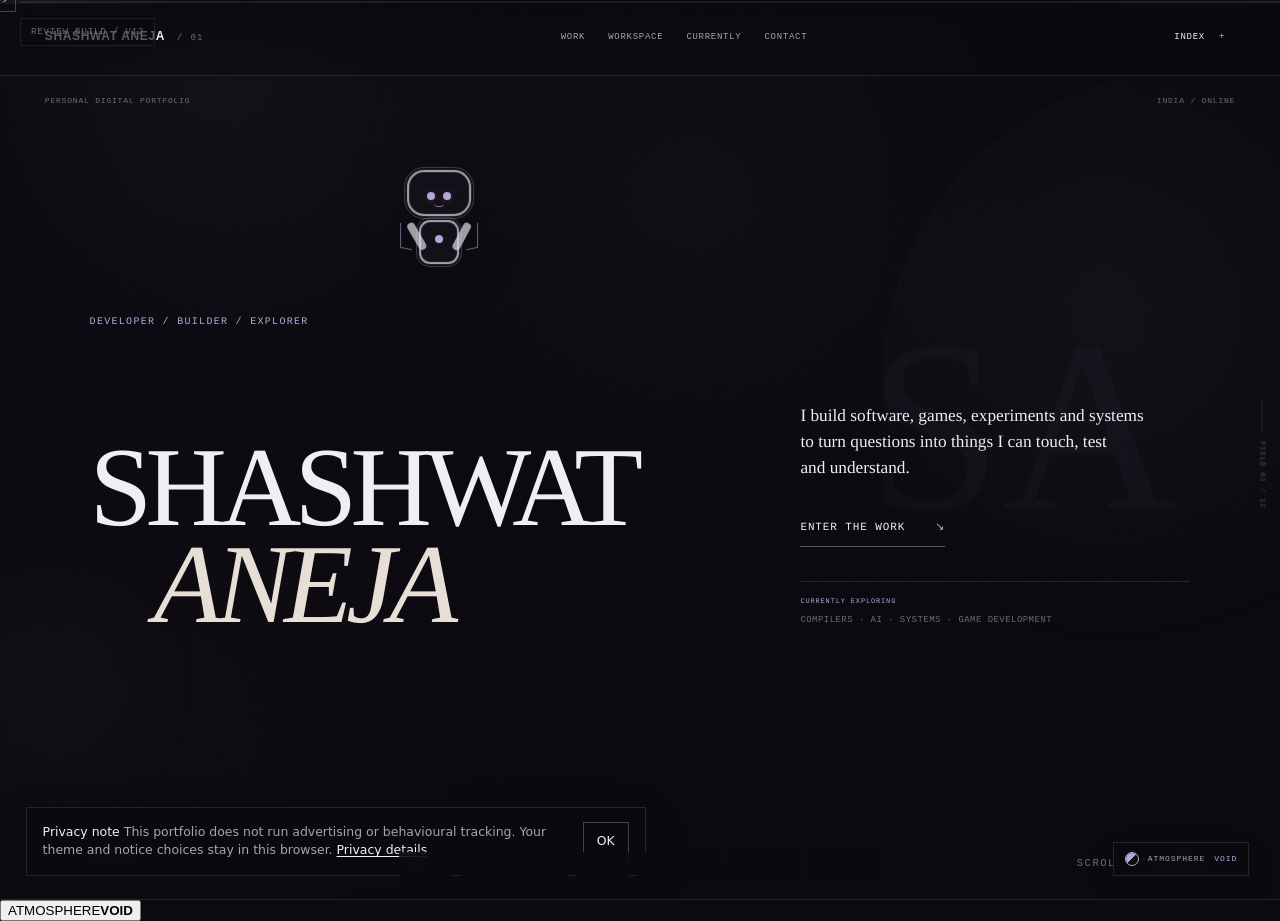
<file: preview.html>
<!doctype html>
<html lang="en"><head><meta charset="utf-8"><meta name="viewport" content="width=device-width,initial-scale=1"><title>Build Preview — Shashwat Aneja</title>
<style>
:root{background:#0B0A0F;color:#F1EDF4;font-family:ui-sans-serif,system-ui,sans-serif}*{box-sizing:border-box}body{margin:0;min-height:100vh;background:#0B0A0F}iframe{width:100%;height:100vh;border:0;display:block}.bar{position:fixed;z-index:30;left:20px;right:20px;bottom:18px;display:flex;gap:8px;align-items:center;justify-content:center;pointer-events:none}.bar a{pointer-events:auto;text-decoration:none;color:#DCCDDC;background:rgba(11,10,15,.78);border:1px solid rgba(220,205,220,.16);padding:9px 12px;font:10px/1 monospace;letter-spacing:.08em;text-transform:uppercase;backdrop-filter:blur(10px)}.bar a:hover{color:#B7A7D9;border-color:rgba(183,167,217,.4)}.label{position:fixed;z-index:31;top:18px;left:20px;padding:8px 10px;color:#70697A;background:rgba(11,10,15,.65);font:9px monospace;letter-spacing:.1em;text-transform:uppercase;border:1px solid rgba(220,205,220,.1)}
</style></head><body><div class="label">REVIEW BUILD / V12</div><iframe src="index.html" title="Portfolio build preview"></iframe><div class="bar"><a href="index.html#top">Hero</a><a href="index.html#introduction">Introduction</a><a href="index.html#work">Work</a><a href="index.html#workshop">Workshop</a><a href="index.html#journey">Journey</a><a href="index.html#contact">Contact</a></div><script src="js/theme.js"></script></body></html>
</file>
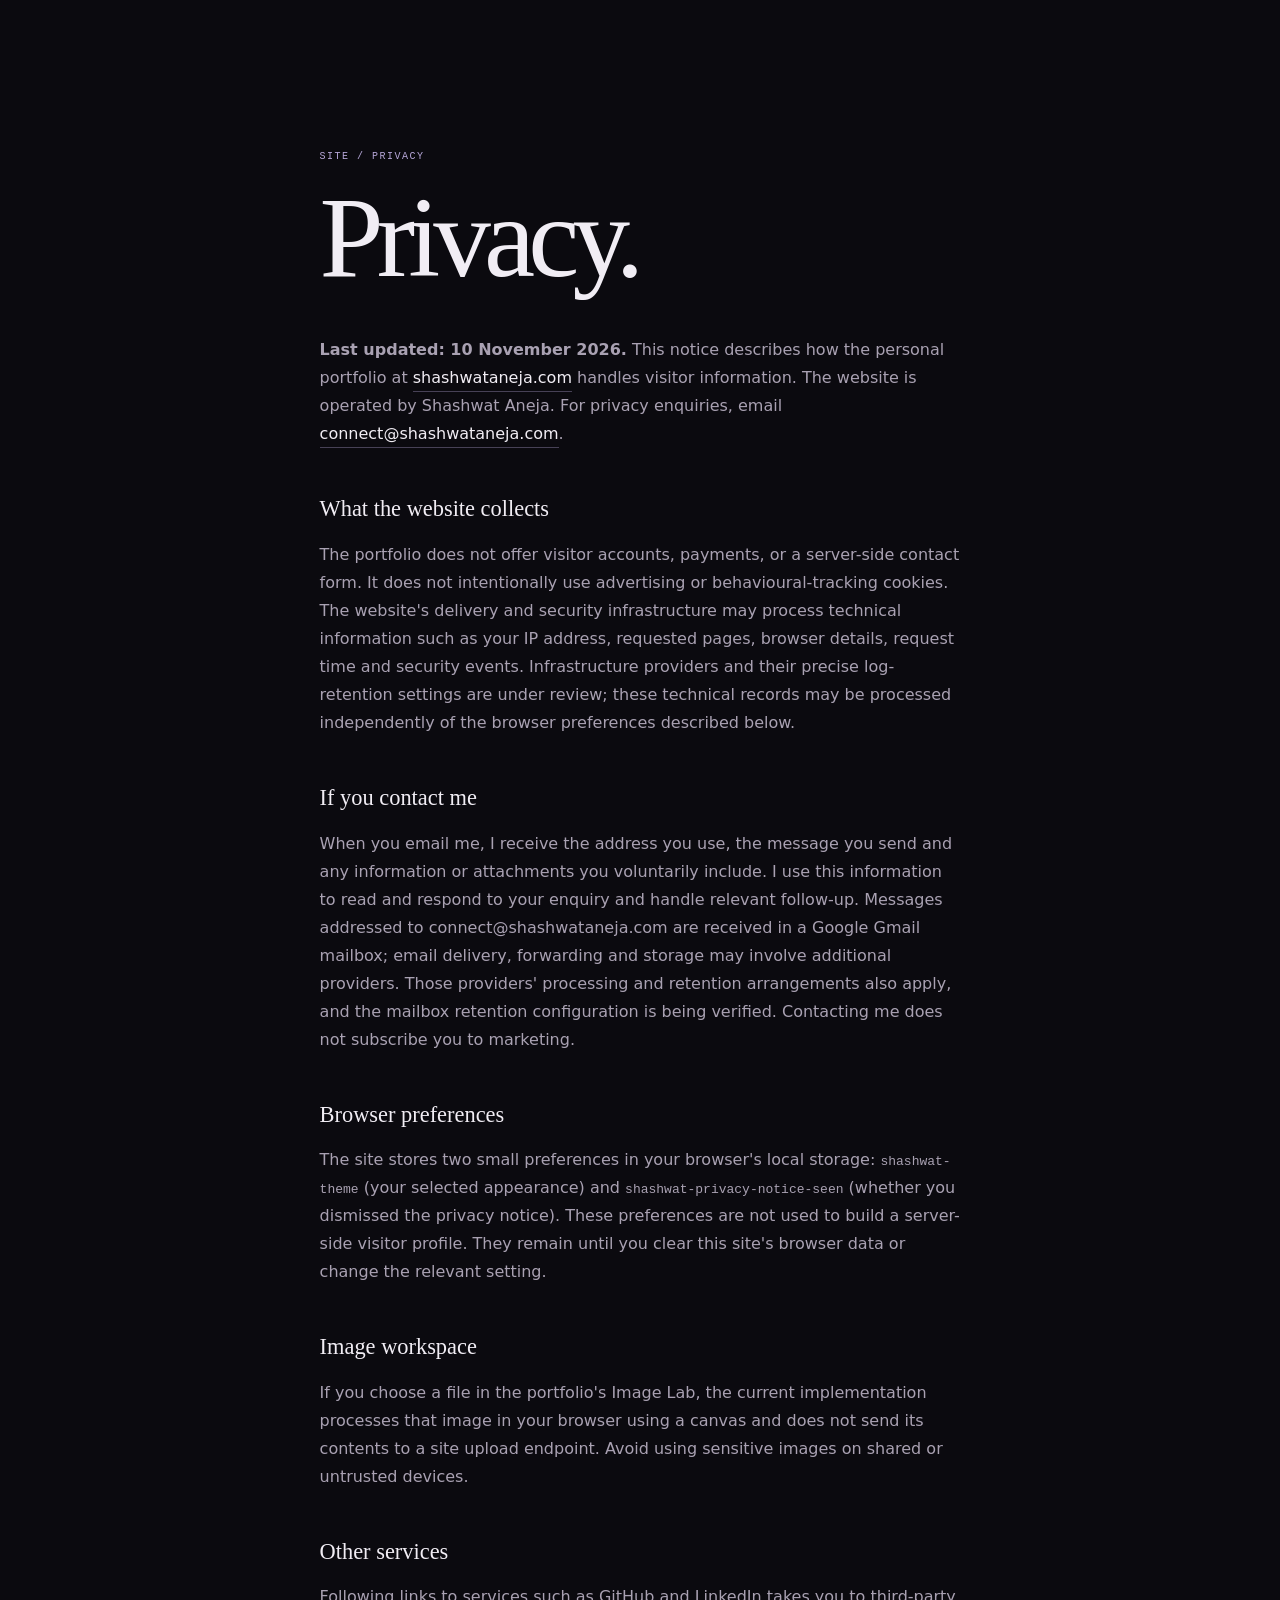
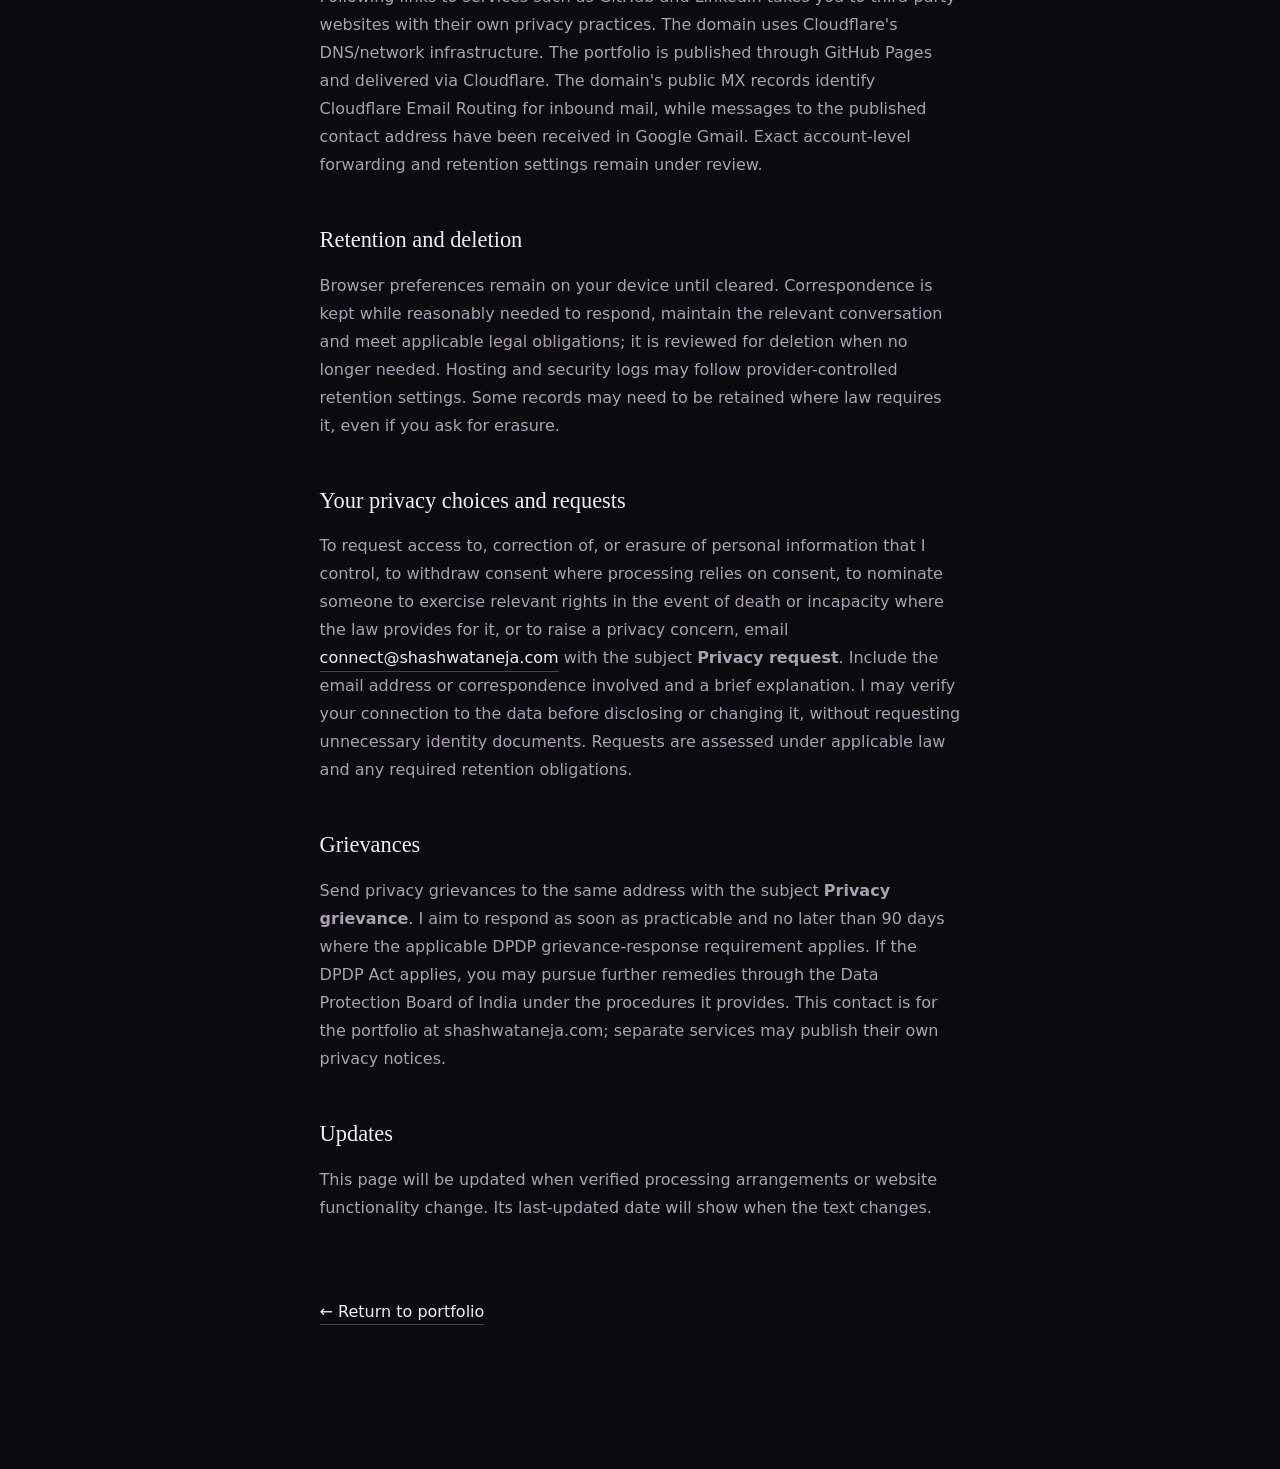
<file: privacy.html>
<!doctype html>
<html lang="en">
<head>
<meta charset="utf-8"><meta http-equiv="Content-Security-Policy" content="default-src 'self'; script-src 'self'; style-src 'self' 'unsafe-inline'; img-src 'self' data: blob:; font-src 'self' data:; connect-src 'self'; media-src 'self' blob:; object-src 'none'; base-uri 'self'; form-action 'self'; frame-src 'none'; upgrade-insecure-requests"><meta name="referrer" content="no-referrer">
<meta name="viewport" content="width=device-width,initial-scale=1">
<meta name="robots" content="index,follow">
<meta name="description" content="Privacy information for Shashwat Aneja's portfolio website.">
<meta name="theme-color" content="#0B0A0F">
<link rel="canonical" href="https://shashwataneja.com/privacy.html">
<link rel="icon" href="assets/icons/favicon.svg" type="image/svg+xml">
<link rel="icon" href="assets/icons/favicon-32.png" sizes="32x32" type="image/png">
<link rel="apple-touch-icon" href="assets/icons/apple-touch-icon.png">
<meta property="og:type" content="website">
<meta property="og:title" content="Privacy | Shashwat Aneja">
<meta property="og:description" content="Privacy information for Shashwat Aneja's portfolio website.">
<meta property="og:image" content="https://shashwataneja.com/assets/og/shashwat-aneja-portfolio.png">
<meta name="twitter:card" content="summary_large_image">
<meta name="twitter:image" content="https://shashwataneja.com/assets/og/shashwat-aneja-portfolio.png">
<title>Privacy | Shashwat Aneja</title>
<style>:root{--void:#0B0A0F;--text:#F1EDF4;--secondary:#A9A1B2;--lav:#B7A7D9}*{box-sizing:border-box}body{margin:0;min-height:100svh;background:var(--void);color:var(--text);font-family:system-ui,-apple-system,"Segoe UI",sans-serif}.wrap{max-width:820px;margin:auto;padding:9rem 7vw}.mono{font:10px monospace;letter-spacing:.15em;text-transform:uppercase;color:var(--lav)}h1{font:400 clamp(4rem,9vw,8rem)/.88 Georgia,serif;letter-spacing:-.06em;margin:1.5rem 0 3rem}h2{font:400 1.4rem Georgia,serif;margin-top:3rem}p,li{max-width:680px;color:var(--secondary);line-height:1.75}a{color:var(--text);text-decoration:none;border-bottom:1px solid rgba(183,167,217,.35);padding-bottom:.2rem}.back{display:inline-block;margin-top:4rem}</style>
</head>
<body><main class="wrap">
<span class="mono">SITE / PRIVACY</span>
<h1>Privacy.</h1>
<p><strong>Last updated: 10 November 2026.</strong> This notice describes how the personal portfolio at <a href="https://shashwataneja.com/">shashwataneja.com</a> handles visitor information. The website is operated by Shashwat Aneja. For privacy enquiries, email <a href="mailto:connect@shashwataneja.com?subject=Privacy%20enquiry">connect@shashwataneja.com</a>.</p>
<h2>What the website collects</h2>
<p>The portfolio does not offer visitor accounts, payments, or a server-side contact form. It does not intentionally use advertising or behavioural-tracking cookies. The website's delivery and security infrastructure may process technical information such as your IP address, requested pages, browser details, request time and security events. Infrastructure providers and their precise log-retention settings are under review; these technical records may be processed independently of the browser preferences described below.</p>
<h2>If you contact me</h2>
<p>When you email me, I receive the address you use, the message you send and any information or attachments you voluntarily include. I use this information to read and respond to your enquiry and handle relevant follow-up. Messages addressed to connect@shashwataneja.com are received in a Google Gmail mailbox; email delivery, forwarding and storage may involve additional providers. Those providers' processing and retention arrangements also apply, and the mailbox retention configuration is being verified. Contacting me does not subscribe you to marketing.</p>
<h2>Browser preferences</h2>
<p>The site stores two small preferences in your browser's local storage: <code>shashwat-theme</code> (your selected appearance) and <code>shashwat-privacy-notice-seen</code> (whether you dismissed the privacy notice). These preferences are not used to build a server-side visitor profile. They remain until you clear this site's browser data or change the relevant setting.</p>
<h2>Image workspace</h2>
<p>If you choose a file in the portfolio's Image Lab, the current implementation processes that image in your browser using a canvas and does not send its contents to a site upload endpoint. Avoid using sensitive images on shared or untrusted devices.</p>
<h2>Other services</h2>
<p>Following links to services such as GitHub and LinkedIn takes you to third-party websites with their own privacy practices. The domain uses Cloudflare's DNS/network infrastructure. The portfolio is published through GitHub Pages and delivered via Cloudflare. The domain's public MX records identify Cloudflare Email Routing for inbound mail, while messages to the published contact address have been received in Google Gmail. Exact account-level forwarding and retention settings remain under review.</p>
<h2>Retention and deletion</h2>
<p>Browser preferences remain on your device until cleared. Correspondence is kept while reasonably needed to respond, maintain the relevant conversation and meet applicable legal obligations; it is reviewed for deletion when no longer needed. Hosting and security logs may follow provider-controlled retention settings. Some records may need to be retained where law requires it, even if you ask for erasure.</p>
<h2>Your privacy choices and requests</h2>
<p>To request access to, correction of, or erasure of personal information that I control, to withdraw consent where processing relies on consent, to nominate someone to exercise relevant rights in the event of death or incapacity where the law provides for it, or to raise a privacy concern, email <a href="mailto:connect@shashwataneja.com?subject=Privacy%20request">connect@shashwataneja.com</a> with the subject <strong>Privacy request</strong>. Include the email address or correspondence involved and a brief explanation. I may verify your connection to the data before disclosing or changing it, without requesting unnecessary identity documents. Requests are assessed under applicable law and any required retention obligations.</p>
<h2>Grievances</h2>
<p>Send privacy grievances to the same address with the subject <strong>Privacy grievance</strong>. I aim to respond as soon as practicable and no later than 90 days where the applicable DPDP grievance-response requirement applies. If the DPDP Act applies, you may pursue further remedies through the Data Protection Board of India under the procedures it provides. This contact is for the portfolio at shashwataneja.com; separate services may publish their own privacy notices.</p>
<h2>Updates</h2>
<p>This page will be updated when verified processing arrangements or website functionality change. Its last-updated date will show when the text changes.</p>
<a class="back" href="/">← Return to portfolio</a>
</main></body></html>
</file>
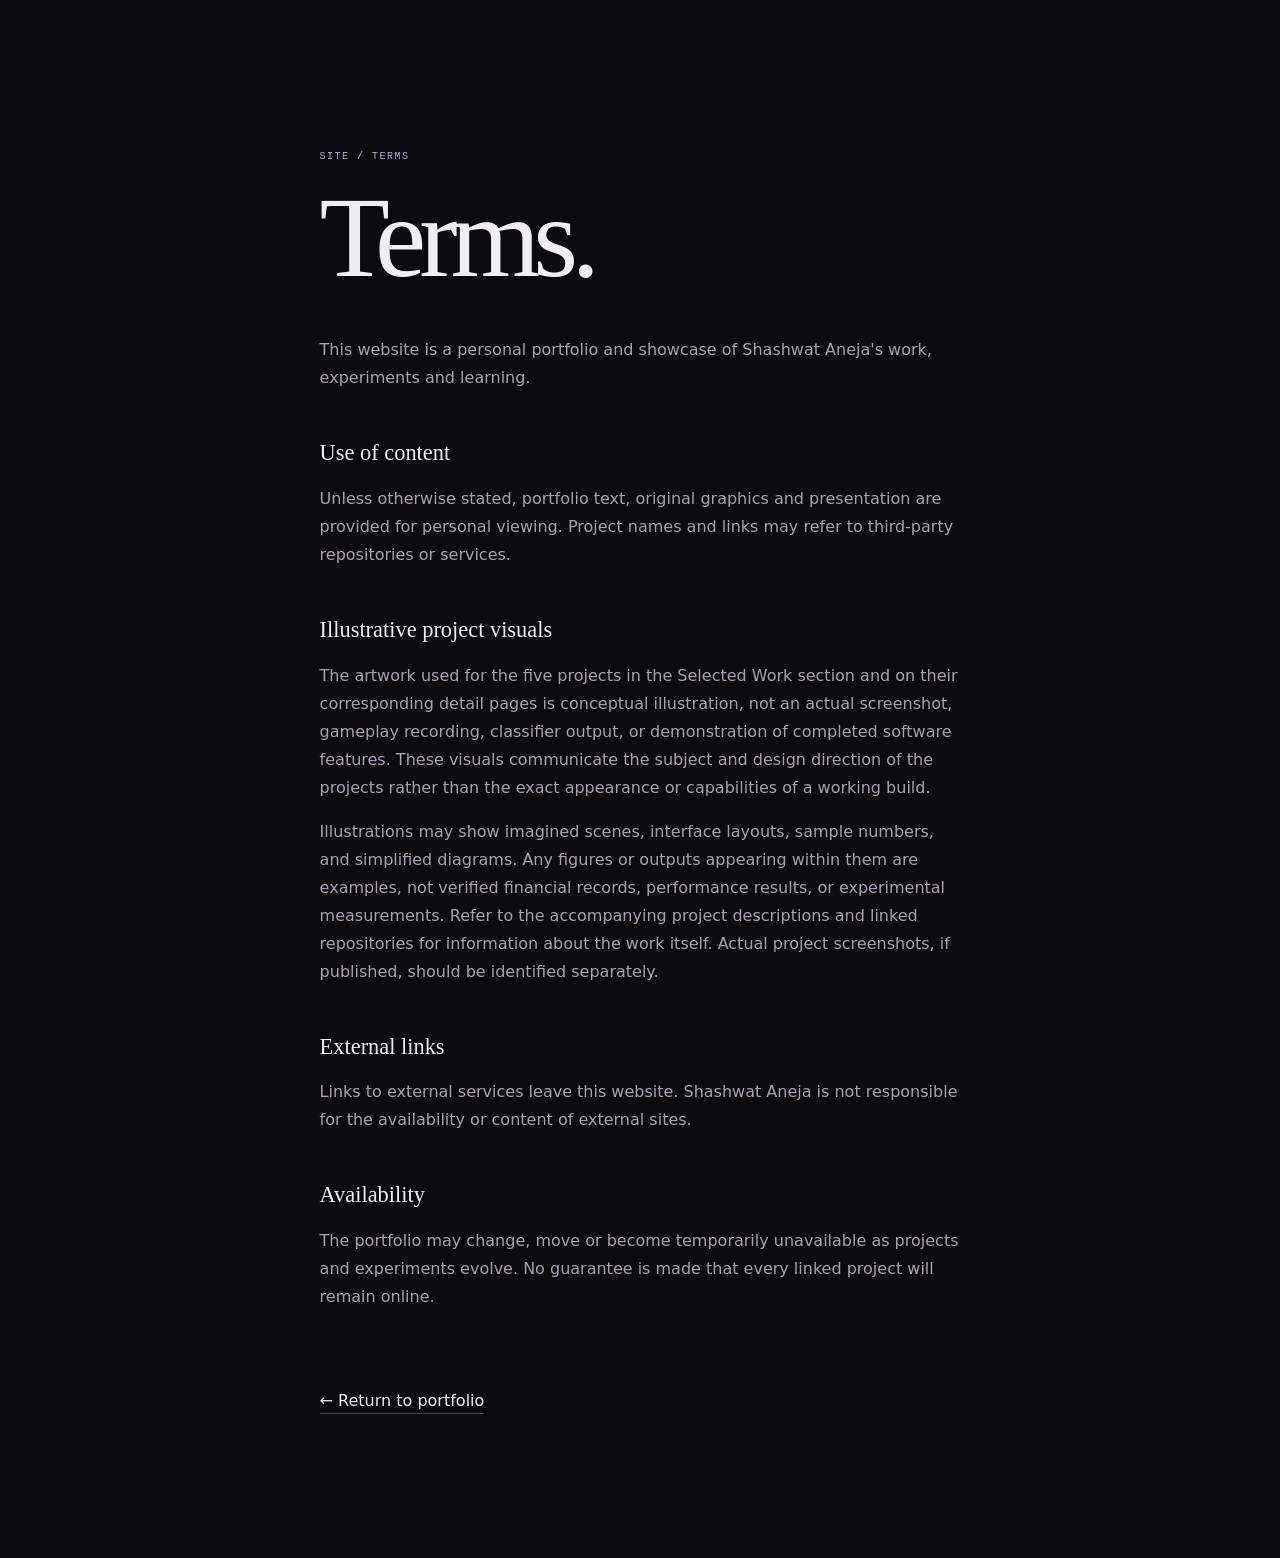
<file: terms.html>
<!doctype html>
<html lang="en">
<head>
<meta charset="utf-8"><meta http-equiv="Content-Security-Policy" content="default-src 'self'; script-src 'self'; style-src 'self' 'unsafe-inline'; img-src 'self' data: blob:; font-src 'self' data:; connect-src 'self'; media-src 'self' blob:; object-src 'none'; base-uri 'self'; form-action 'self'; frame-src 'none'; upgrade-insecure-requests"><meta name="referrer" content="no-referrer">
<meta name="viewport" content="width=device-width,initial-scale=1">
<meta name="robots" content="index,follow">
<meta name="description" content="Terms of use for Shashwat Aneja's portfolio website.">
<meta name="theme-color" content="#0B0A0F">
<link rel="canonical" href="https://shashwataneja.com/terms.html">
<link rel="icon" href="assets/icons/favicon.svg" type="image/svg+xml">
<link rel="icon" href="assets/icons/favicon-32.png" sizes="32x32" type="image/png">
<link rel="apple-touch-icon" href="assets/icons/apple-touch-icon.png">
<meta property="og:type" content="website">
<meta property="og:title" content="Terms | Shashwat Aneja">
<meta property="og:description" content="Terms of use for Shashwat Aneja's portfolio website.">
<meta property="og:image" content="https://shashwataneja.com/assets/og/shashwat-aneja-portfolio.png">
<meta name="twitter:card" content="summary_large_image">
<meta name="twitter:image" content="https://shashwataneja.com/assets/og/shashwat-aneja-portfolio.png">
<title>Terms | Shashwat Aneja</title>
<style>:root{--void:#0B0A0F;--text:#F1EDF4;--secondary:#A9A1B2;--lav:#B7A7D9}*{box-sizing:border-box}body{margin:0;min-height:100svh;background:var(--void);color:var(--text);font-family:system-ui,-apple-system,"Segoe UI",sans-serif}.wrap{max-width:820px;margin:auto;padding:9rem 7vw}.mono{font:10px monospace;letter-spacing:.15em;text-transform:uppercase;color:var(--lav)}h1{font:400 clamp(4rem,9vw,8rem)/.88 Georgia,serif;letter-spacing:-.06em;margin:1.5rem 0 3rem}h2{font:400 1.4rem Georgia,serif;margin-top:3rem}p,li{max-width:680px;color:var(--secondary);line-height:1.75}a{color:var(--text);text-decoration:none;border-bottom:1px solid rgba(183,167,217,.35);padding-bottom:.2rem}.back{display:inline-block;margin-top:4rem}</style>
</head>
<body><main class="wrap"><span class="mono">SITE / TERMS</span><h1>Terms.</h1><p>This website is a personal portfolio and showcase of Shashwat Aneja's work, experiments and learning.</p><h2>Use of content</h2><p>Unless otherwise stated, portfolio text, original graphics and presentation are provided for personal viewing. Project names and links may refer to third-party repositories or services.</p><h2 id="illustrative-visuals">Illustrative project visuals</h2><p>The artwork used for the five projects in the Selected Work section and on their corresponding detail pages is conceptual illustration, not an actual screenshot, gameplay recording, classifier output, or demonstration of completed software features. These visuals communicate the subject and design direction of the projects rather than the exact appearance or capabilities of a working build.</p><p>Illustrations may show imagined scenes, interface layouts, sample numbers, and simplified diagrams. Any figures or outputs appearing within them are examples, not verified financial records, performance results, or experimental measurements. Refer to the accompanying project descriptions and linked repositories for information about the work itself. Actual project screenshots, if published, should be identified separately.</p><h2>External links</h2><p>Links to external services leave this website. Shashwat Aneja is not responsible for the availability or content of external sites.</p><h2>Availability</h2><p>The portfolio may change, move or become temporarily unavailable as projects and experiments evolve. No guarantee is made that every linked project will remain online.</p><a class="back" href="/">← Return to portfolio</a></main></body></html>
</file>
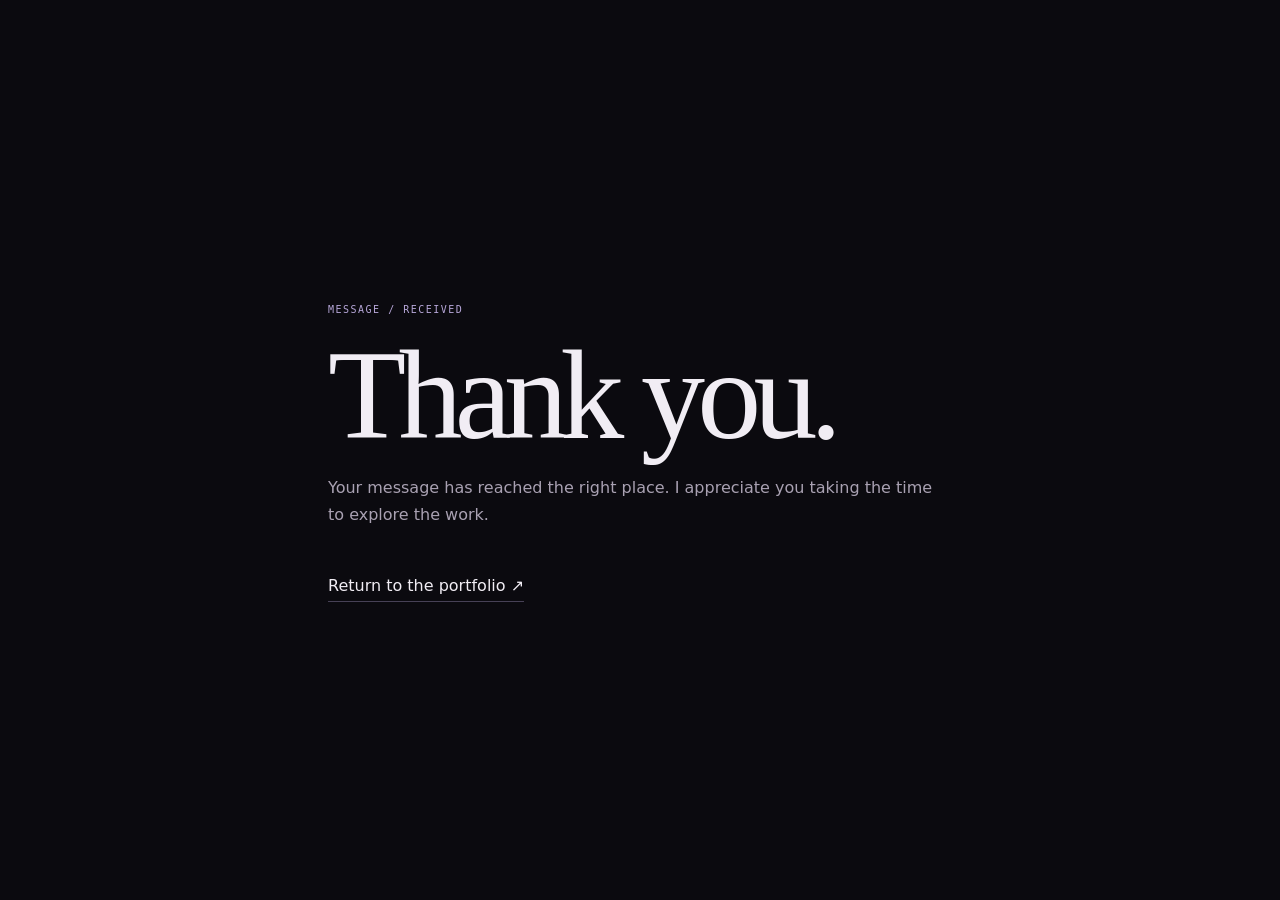
<file: thank-you.html>
<!doctype html>
<html lang="en"><head><meta charset="utf-8"><meta name="viewport" content="width=device-width,initial-scale=1"><meta name="robots" content="noindex,follow"><meta name="theme-color" content="#0B0A0F"><meta name="description" content="Thank you for visiting Shashwat Aneja's portfolio."><link rel="icon" href="assets/icons/favicon.svg" type="image/svg+xml"><link rel="icon" href="assets/icons/favicon-32.png" sizes="32x32" type="image/png"><title>Thank You | Shashwat Aneja</title><style>:root{--void:#0B0A0F;--text:#F1EDF4;--secondary:#A9A1B2;--lav:#B7A7D9}*{box-sizing:border-box}body{margin:0;min-height:100svh;display:grid;place-items:center;background:var(--void);color:var(--text);font-family:system-ui,-apple-system,"Segoe UI",sans-serif}.wrap{max-width:720px;padding:3rem}.mono{font:10px monospace;letter-spacing:.15em;color:var(--lav)}h1{font:400 clamp(4rem,10vw,8rem)/.85 Georgia,serif;letter-spacing:-.06em;margin:1.5rem 0}p{color:var(--secondary);line-height:1.7}a{display:inline-block;margin-top:2rem;color:var(--text);text-decoration:none;border-bottom:1px solid rgba(183,167,217,.35);padding-bottom:.4rem}</style></head><body><main class="wrap"><span class="mono">MESSAGE / RECEIVED</span><h1>Thank you.</h1><p>Your message has reached the right place. I appreciate you taking the time to explore the work.</p><a href="/">Return to the portfolio ↗</a></main></body></html>
</file>
<file: css/variables.css>
:root{
  --void:#0B0A0F;--charcoal:#1A1823;--shadow-lavender:#6B5B7C;--lavender:#B7A7D9;--fog:#DCCDDC;--sage:#A7C4B0;--stone:#E7DFD6;--ember:#B8846A;--text-primary:#F1EDF4;--text-secondary:#A9A1B2;--text-muted:#70697A;--border:rgba(183,167,217,.16);--ease:cubic-bezier(.22,1,.36,1)
}
</file>
<file: css/global.css>
body{min-height:100vh;background:var(--void);color:var(--text-primary);font-family:Inter,ui-sans-serif,system-ui,-apple-system,"Segoe UI",sans-serif;overflow-x:hidden;line-height:1.5}.site-environment{position:fixed;inset:0;z-index:0;pointer-events:none;overflow:hidden;background:radial-gradient(circle at 54% 20%,rgba(183,167,217,.045),transparent 34%),radial-gradient(circle at 12% 82%,rgba(167,196,176,.025),transparent 26%),var(--void)}.environment-field{position:absolute;border-radius:50%;filter:blur(1px)}.environment-field--one{width:min(62vw,900px);height:min(62vw,900px);top:-28vw;left:-15vw;background:radial-gradient(circle at 52% 54%,rgba(220,205,220,.075),rgba(183,167,217,.025) 40%,transparent 70%);border:1px solid rgba(220,205,220,.035)}.environment-field--two{width:min(48vw,700px);height:min(48vw,700px);right:-17vw;top:8vh;background:radial-gradient(circle at 38% 38%,rgba(183,167,217,.075),transparent 64%);border:1px solid rgba(183,167,217,.035)}.environment-field--three{width:min(26vw,380px);height:min(26vw,380px);left:-10vw;bottom:5vh;background:radial-gradient(circle at 50% 50%,rgba(167,196,176,.055),transparent 68%)}.environment-vignette{position:absolute;inset:0;background:radial-gradient(ellipse at center,transparent 35%,rgba(11,10,15,.42) 100%)}.grain{position:absolute;inset:-50%;opacity:.032;background-image:url("data:image/svg+xml,%3Csvg xmlns='http://www.w3.org/2000/svg' width='180' height='180' viewBox='0 0 180 180'%3E%3Cfilter id='n'%3E%3CfeTurbulence type='fractalNoise' baseFrequency='.85' numOctaves='4' stitchTiles='stitch'/%3E%3C/filter%3E%3Crect width='100%25' height='100%25' filter='url(%23n)' opacity='.7'/%3E%3C/svg%3E");animation:grain .25s steps(2) infinite}.mono{font-family:"IBM Plex Mono","SFMono-Regular",Consolas,"Liberation Mono",monospace;font-size:.66rem;line-height:1.3;letter-spacing:.14em;text-transform:uppercase}.page-shell,main{position:relative;z-index:1}.section-heading{display:grid;grid-template-columns:minmax(180px,.35fr) 1fr;gap:3rem;padding-bottom:2rem;border-bottom:1px solid var(--border)}.section-heading p{max-width:32rem;color:var(--text-secondary);font-family:Georgia,"Times New Roman",serif;font-size:clamp(1rem,1.35vw,1.2rem)}:focus-visible{outline:1px solid var(--lavender);outline-offset:5px}.skip-link{position:fixed;left:1rem;top:1rem;z-index:100;padding:.7rem 1rem;background:var(--text-primary);color:var(--void);transform:translateY(-160%)}.skip-link:focus{transform:none}@keyframes grain{0%{transform:translate(0,0)}25%{transform:translate(2%,-1%)}50%{transform:translate(-1%,2%)}75%{transform:translate(1%,1%)}100%{transform:translate(-2%,-1%)}}

/* ─────────────────────────────
   CUSTOM SCROLLBAR
   ───────────────────────────── */

html {
  scrollbar-width: thin;
  scrollbar-color: var(--shadow-lavender) var(--void);
}

html::-webkit-scrollbar {
  width: 7px;
}

html::-webkit-scrollbar-track {
  background: var(--void);
}

html::-webkit-scrollbar-thumb {
  background: var(--shadow-lavender);
  border: 1px solid var(--void);
  border-radius: 4px;
}

html::-webkit-scrollbar-thumb:hover {
  background: var(--lavender);
}

/* Launch-ready utility states and legal UI */
.site-loader{position:fixed;inset:0;z-index:200;display:grid;place-items:center;background:var(--void);opacity:1;transition:opacity .45s var(--ease);pointer-events:auto}.site-loader.is-ready{opacity:0;pointer-events:none}.site-loader__text{position:absolute;margin-top:5rem;color:var(--text-muted)}.site-loader__mark{color:var(--lavender)}
.privacy-notice{position:fixed;left:clamp(14px,3vw,34px);right:clamp(14px,3vw,34px);bottom:18px;z-index:95;display:flex;align-items:center;justify-content:space-between;gap:1.5rem;padding:.9rem 1rem;background:rgba(11,10,15,.94);border:1px solid var(--border);box-shadow:0 14px 40px rgba(0,0,0,.24);color:var(--text-secondary);font-size:.78rem;line-height:1.5;backdrop-filter:blur(10px);transition:opacity .35s var(--ease),transform .35s var(--ease)}.privacy-notice strong{color:var(--text-primary);font-weight:500}.privacy-notice button{flex:0 0 auto;border:1px solid rgba(183,167,217,.35);background:transparent;color:var(--text-primary);padding:.55rem .8rem;font:inherit;cursor:pointer}.privacy-notice button:hover,.privacy-notice button:focus-visible{background:rgba(183,167,217,.08)}.privacy-notice.is-dismissed{opacity:0;transform:translateY(20px);pointer-events:none}
.footer-legal{display:flex;gap:1rem}.footer-legal a{color:inherit;text-decoration:none}.footer-legal a:hover{color:var(--text-primary)}
@media(max-width:600px){.privacy-notice{bottom:74px;align-items:flex-start;font-size:.7rem}.footer-legal{gap:.75rem}}
@media(prefers-reduced-motion:reduce){.site-loader,.privacy-notice{transition:none}}

.privacy-notice a{color:var(--text-primary);text-decoration:underline;text-underline-offset:.2em}
</file>
<file: css/navigation.css>
.site-nav{position:fixed;z-index:20;top:0;left:0;right:0;width:min(1500px,100%);margin:auto;padding:24px clamp(22px,5vw,72px);display:grid;grid-template-columns:1fr auto 1fr;align-items:center;transition:transform .5s var(--ease),background .5s var(--ease)}.site-nav.is-hidden{transform:translateY(-110%)}.wordmark{text-decoration:none;color:var(--text-primary);font:11px/1 "IBM Plex Mono",monospace;letter-spacing:.16em}.wordmark span{color:var(--lavender)}.site-nav nav{display:flex;gap:1.5rem}.site-nav nav a{color:var(--text-secondary);font:10px/1 "IBM Plex Mono",monospace;letter-spacing:.1em;text-transform:uppercase;text-decoration:none}.site-nav nav a:hover{color:var(--lavender)}.nav-status{justify-self:end;color:var(--text-muted);font:9px/1 "IBM Plex Mono",monospace;letter-spacing:.1em;text-transform:uppercase}
</file>
<file: css/hero.css>
.hero{min-height:100svh;display:grid;place-items:center;padding:9rem clamp(22px,7vw,110px) 5rem;position:relative}.hero-inner{width:min(1100px,100%);margin-left:clamp(0px,6vw,90px)}.hero-kicker{color:var(--lavender);margin-bottom:2rem}.hero-title{font-family:Georgia,"Times New Roman",serif;font-size:clamp(4.2rem,10vw,10rem);font-weight:400;line-height:.86;letter-spacing:-.06em;max-width:1100px}.hero-title span{display:block}.hero-title-accent{color:var(--lavender)}.hero-copy{max-width:540px;margin-top:2.5rem;color:var(--text-secondary);font-family:Georgia,"Times New Roman",serif;font-size:clamp(1.05rem,1.45vw,1.3rem);line-height:1.65}.hero-meta{display:flex;gap:2rem;margin-top:4rem;color:var(--text-muted)}.hero-mark{position:absolute;right:5vw;bottom:8vh;color:rgba(183,167,217,.32);font:clamp(5rem,13vw,12rem)/.8 Georgia,serif;letter-spacing:-.08em}

.hero-cta{display:inline-flex;align-items:center;gap:1.25rem;margin-top:2rem;padding:.8rem 0;color:var(--text-primary);text-decoration:none;border-bottom:1px solid rgba(183,167,217,.4);font:500 .76rem/1 "IBM Plex Mono","SFMono-Regular",monospace;letter-spacing:.1em;text-transform:uppercase;transition:gap .3s var(--ease),color .3s var(--ease),border-color .3s var(--ease)}.hero-cta:hover,.hero-cta:focus-visible{gap:1.7rem;color:var(--lavender);border-color:var(--lavender)}
</file>
<file: css/introduction.css>
.introduction{min-height:500vh;position:relative}.intro-track{height:500vh}.intro-stage{position:sticky;top:0;height:100svh;display:grid;place-items:center;padding:6rem clamp(22px,5vw,72px)}.intro-grid{width:min(1400px,100%);display:grid;grid-template-columns:110px minmax(280px,1fr) minmax(300px,.9fr);gap:clamp(2rem,5vw,6rem);align-items:center}.intro-rail{align-self:start;display:flex;flex-direction:column;gap:1rem;color:var(--text-muted)}.intro-index{color:var(--lavender)}.intro-visual{min-height:clamp(360px,54vw,680px);display:grid;place-items:center}.visual-frame{position:relative;width:min(620px,100%);aspect-ratio:1/1;overflow:hidden;border:1px solid rgba(220,205,220,.08);background:radial-gradient(circle at 50% 42%,rgba(183,167,217,.08),transparent 50%),rgba(26,24,35,.18)}.visual-frame::before,.visual-frame::after{content:"";position:absolute;inset:11%;border:1px solid rgba(220,205,220,.06);border-radius:50%}.visual-frame::after{inset:28%;border-color:rgba(183,167,217,.09)}.visual-coordinate{position:absolute;left:1rem;bottom:1rem;color:var(--text-muted)}.visual-image{position:absolute;inset:0;display:grid;place-items:center;opacity:0;transform:scale(1.08);transition:opacity .15s linear,transform .15s linear}.visual-image--one{opacity:1}.placeholder-art{width:58%;aspect-ratio:1;background:radial-gradient(circle at 35% 35%,rgba(220,205,220,.2),rgba(183,167,217,.07) 28%,transparent 60%);border:1px solid rgba(220,205,220,.12);transform:rotate(14deg)}.art-two{border-radius:45%;transform:rotate(-18deg) scale(1.08);background:linear-gradient(135deg,rgba(183,167,217,.15),transparent 55%)}.art-three{clip-path:polygon(50% 0,100% 50%,50% 100%,0 50%);background:rgba(167,196,176,.08)}.art-four{border-radius:50%;box-shadow:0 0 0 1px rgba(183,167,217,.08),inset 0 0 70px rgba(183,167,217,.08)}.art-five{width:70%;height:35%;transform:rotate(-8deg);background:linear-gradient(90deg,transparent,rgba(220,205,220,.13),transparent);border-left:1px solid rgba(183,167,217,.2);border-right:1px solid rgba(183,167,217,.2)}.intro-copy{min-height:320px;display:grid;align-items:center}.intro-scenes{position:relative;width:100%;min-height:320px}.intro-scene{position:absolute;inset:0;opacity:0;transform:translateY(30px);filter:blur(8px)}.intro-scene:first-child{opacity:1;transform:none;filter:none}.scene-label{color:var(--lavender)}.intro-scene h2{margin-top:1rem;max-width:620px;font:400 clamp(2.2rem,4.2vw,4.8rem)/.98 Georgia,"Times New Roman",serif;letter-spacing:-.045em}.intro-scene p{max-width:480px;margin-top:1.5rem;color:var(--text-secondary);font:1rem/1.7 Georgia,"Times New Roman",serif}.intro-progress{position:absolute;left:clamp(22px,5vw,72px);right:clamp(22px,5vw,72px);bottom:2rem;height:1px;background:rgba(220,205,220,.08)}.intro-progress span{display:block;width:20%;height:100%;background:var(--lavender);transform-origin:left center}
</file>
<file: css/work.css>
.work-section,.lab-section,.journey-section,.philosophy-section,.contact-section{width:min(1400px,100%);margin:auto;padding:10rem clamp(22px,5vw,72px)}.work-list{margin-top:3rem}.work-item{position:relative;display:grid;grid-template-columns:minmax(280px,1fr) minmax(280px,.8fr) 40px;gap:clamp(2rem,5vw,5rem);align-items:center;padding:2rem 0;border-bottom:1px solid var(--border);text-decoration:none}.work-media{aspect-ratio:16/10;overflow:hidden;background:var(--charcoal);border:1px solid rgba(220,205,220,.07)}.work-art{width:100%;height:100%;background:radial-gradient(circle at 35% 35%,rgba(220,205,220,.16),transparent 22%),linear-gradient(135deg,rgba(183,167,217,.08),transparent 60%);transform:scale(1.04);transition:transform .7s var(--ease)}.work-art--two{background:radial-gradient(circle at 70% 40%,rgba(167,196,176,.1),transparent 24%),linear-gradient(45deg,rgba(183,167,217,.08),transparent 60%)}.work-art--three{background:radial-gradient(circle at 50% 50%,rgba(184,132,106,.1),transparent 18%),linear-gradient(120deg,rgba(220,205,220,.06),transparent 60%)}.work-item:hover .work-art{transform:scale(1.09)}.work-info .mono{color:var(--lavender)}.work-info h2{margin-top:.75rem;font:400 clamp(2rem,4vw,4rem)/1 Georgia,"Times New Roman",serif;letter-spacing:-.04em}.work-info p{max-width:500px;margin-top:1rem;color:var(--text-secondary);font-family:Georgia,"Times New Roman",serif}.work-arrow{color:var(--lavender);font-size:1.2rem}.journey-section{min-height:100svh}.journey-line{height:1px;background:var(--lavender);transform-origin:left center;margin:7rem 0 4rem;transform:scaleX(.2)}.journey-events{display:grid;grid-template-columns:repeat(4,1fr);gap:2rem}.journey-events article{border-top:1px solid var(--border);padding-top:1rem}.journey-events .mono{color:var(--lavender)}.journey-events strong{display:block;margin-top:2rem;font:400 clamp(1.5rem,2.6vw,2.7rem)/1 Georgia,serif}.journey-events p{margin-top:1rem;color:var(--text-secondary);font-family:Georgia,serif}.philosophy-section{min-height:100svh;display:grid;align-content:center}.philosophy-stack{display:flex;flex-direction:column;margin-top:6rem}.philosophy-stack span{font:400 clamp(4rem,10vw,10rem)/.8 Georgia,serif;letter-spacing:-.065em;color:var(--text-primary)}.philosophy-stack span:nth-child(2n){color:var(--lavender);margin-left:clamp(1rem,8vw,9rem)}.contact-section{min-height:100svh;display:grid;align-content:end}.contact-inner{padding:8rem 0}.contact-inner> .mono{color:var(--lavender)}.contact-inner h2{margin-top:1.5rem;font:400 clamp(3.5rem,8vw,8.5rem)/.88 Georgia,serif;letter-spacing:-.06em}.contact-inner h2 em{color:var(--lavender);font-style:normal}.contact-link{display:inline-block;margin-top:3rem;color:var(--text-primary);font:clamp(1.1rem,1.6vw,1.5rem)/1.2 Georgia,serif;text-decoration:none;border-bottom:1px solid rgba(183,167,217,.3);padding-bottom:.5rem}.contact-link span{color:var(--lavender)}footer{display:flex;justify-content:space-between;gap:1rem;padding:2rem 0;color:var(--text-muted);font:9px/1.4 "IBM Plex Mono",monospace;letter-spacing:.12em;text-transform:uppercase;border-top:1px solid var(--border)}@supports (animation-timeline:view()){.work-item .work-media{animation:workMedia linear both;animation-timeline:view(block);animation-range:entry 10% exit 85%}.work-item .work-info{animation:workInfo linear both;animation-timeline:view(block);animation-range:entry 10% exit 75%}.journey-line{animation:drawLine linear both;animation-timeline:view(block);animation-range:entry 20% exit 70%}.journey-events article{animation:journeyReveal linear both;animation-timeline:view(block);animation-range:entry 0% exit 60%}.philosophy-stack span{animation:philosophyReveal linear both;animation-timeline:view(block);animation-range:entry 0% exit 80%}.contact-inner{animation:contactReveal linear both;animation-timeline:view(block);animation-range:entry 0% exit 55%}}@keyframes workMedia{0%{transform:scale(.94);filter:blur(5px)}45%{transform:scale(1);filter:none}100%{transform:scale(.97);filter:blur(2px)}}@keyframes workInfo{0%{opacity:.35;transform:translateY(25px)}45%{opacity:1;transform:none}100%{opacity:.8;transform:translateY(-10px)}}@keyframes drawLine{to{transform:scaleX(1)}}@keyframes journeyReveal{0%{opacity:.25;transform:translateY(35px)}55%{opacity:1;transform:none}100%{opacity:.75;transform:translateY(-8px)}}@keyframes philosophyReveal{0%{opacity:.15;transform:translateY(70px)}55%{opacity:1;transform:none}100%{opacity:.7;transform:translateY(-15px)}}@keyframes contactReveal{0%{opacity:.2;transform:translateY(70px);filter:blur(7px)}55%{opacity:1;transform:none;filter:none}100%{opacity:.85}}

.work-controls{display:flex;flex-wrap:wrap;gap:.55rem;margin-top:1.5rem}.project-filter{padding:.65rem .85rem;border:1px solid var(--border);color:var(--text-muted);cursor:pointer;font:9px/1 "IBM Plex Mono",monospace;letter-spacing:.12em;text-transform:uppercase;transition:color .25s var(--ease),border-color .25s var(--ease),background .25s var(--ease)}.project-filter:hover,.project-filter:focus-visible,.project-filter.is-active{color:var(--text-primary);border-color:rgba(183,167,217,.42);background:rgba(183,167,217,.05)}.work-dynamic-meta{display:flex;justify-content:space-between;gap:1rem;margin-top:1.25rem;color:var(--text-muted)}.work-year{position:absolute;right:1rem;top:1rem;padding:.4rem .55rem;color:var(--text-primary);background:rgba(11,10,15,.72);border:1px solid rgba(220,205,220,.1)}.work-media{position:relative}.work-art--four{background:radial-gradient(circle at 28% 65%,rgba(167,196,176,.14),transparent 20%),linear-gradient(150deg,rgba(183,167,217,.09),transparent 62%)}.work-art--five{background:radial-gradient(circle at 62% 34%,rgba(183,167,217,.16),transparent 18%),linear-gradient(30deg,rgba(167,196,176,.07),transparent 60%)}.work-art--six{background:radial-gradient(circle at 44% 44%,rgba(184,132,106,.12),transparent 20%),linear-gradient(160deg,rgba(220,205,220,.07),transparent 65%)}

.capabilities-section,.notes-section{width:min(1400px,100%);margin:auto;padding:10rem clamp(22px,5vw,72px)}.capabilities-section{min-height:100svh;display:grid;align-content:center}.capabilities-grid{display:grid;grid-template-columns:repeat(2,1fr);border-top:1px solid var(--border);margin-top:4rem}.capabilities-grid article{min-height:260px;padding:2rem 2rem 2rem 0;border-bottom:1px solid var(--border);border-right:1px solid var(--border)}.capabilities-grid article:nth-child(2n){padding-left:2rem;border-right:0}.capabilities-grid .mono{color:var(--lavender)}.capabilities-grid h2{margin-top:2.5rem;font:400 clamp(2.4rem,5vw,5rem)/.9 Georgia,serif;letter-spacing:-.05em}.capabilities-grid p{max-width:30rem;margin-top:1rem;color:var(--text-secondary);font:1rem/1.65 Georgia,serif}

.notes-section{min-height:80svh}.notes-grid{display:grid;grid-template-columns:repeat(3,1fr);gap:1px;margin-top:4rem;background:var(--border)}.notes-grid article{min-height:300px;padding:2rem;background:rgba(11,10,15,.76)}.notes-grid .mono{color:var(--lavender)}.notes-grid h3{margin-top:5rem;max-width:18rem;font:400 clamp(1.7rem,3vw,3rem)/1 Georgia,serif;letter-spacing:-.04em}.notes-grid p{max-width:24rem;margin-top:1.25rem;color:var(--text-secondary);font:1rem/1.65 Georgia,serif}

.contact-copy{max-width:38rem;margin-top:1.5rem;color:var(--text-secondary);font:1.05rem/1.7 Georgia,serif}.contact-links{display:grid;grid-template-columns:repeat(3,minmax(0,1fr));gap:1px;margin-top:4rem;background:var(--border);max-width:1000px}.contact-card{min-height:150px;padding:1.25rem;display:grid;grid-template-columns:auto 1fr auto;gap:1rem;align-items:end;background:rgba(11,10,15,.8);text-decoration:none;transition:background .35s var(--ease),transform .35s var(--ease)}.contact-card:hover,.contact-card:focus-visible{background:rgba(183,167,217,.055);transform:translateY(-4px)}.contact-card__icon{align-self:start;color:var(--lavender);font-size:.8rem}.contact-card__body{display:flex;flex-direction:column;gap:.55rem}.contact-card__body strong{font:400 1.35rem/1 Georgia,serif}.contact-card__body small{color:var(--text-muted)}.contact-card__arrow{color:var(--lavender)}

.scroll-codebar{position:fixed;z-index:30;top:0;left:0;right:0;height:3px;pointer-events:none}.scroll-codebar__track{position:relative;height:100%;background:rgba(220,205,220,.09)}.scroll-codebar__fill{position:absolute;inset:0 auto 0 0;width:calc(var(--scroll-progress,0) * 100%);background:var(--lavender);transform-origin:left center}.scroll-codebar__code{position:absolute;top:50%;left:calc(var(--scroll-progress,0) * 100%);transform:translate(-50%,-50%);display:grid;place-items:center;min-width:30px;height:18px;padding:0 .35rem;color:var(--text-primary);background:var(--void);border:1px solid rgba(183,167,217,.35);font-size:7px;letter-spacing:.02em;transition:left .12s linear}.scroll-codebar::after{content:"";position:absolute;inset:0;background:linear-gradient(90deg,rgba(183,167,217,.12),transparent 20%,transparent 80%,rgba(183,167,217,.05));opacity:.65}
@supports (animation-timeline:view()){
  .capabilities-grid article{animation:sectionReveal linear both;animation-timeline:view(block);animation-range:entry 5% exit 45%}
  .notes-grid article{animation:sectionReveal linear both;animation-timeline:view(block);animation-range:entry 0% exit 55%}
  @keyframes sectionReveal{0%{opacity:.2;transform:translateY(35px)}55%{opacity:1;transform:none}100%{opacity:.82;transform:translateY(-8px)}}
}

/* PROJECT FIELD / EXPERIENCE CENTER */
.work-heading{align-items:end}.work-counter{display:flex;gap:1.25rem;color:var(--text-muted);white-space:nowrap}.work-counter span:last-child{color:var(--lavender)}
.work-controls{gap:.45rem;max-width:1000px}.project-filter{position:relative}.project-filter sup{margin-left:.45rem;color:var(--lavender);font-size:7px;vertical-align:top}
.project-catalogue{margin-top:2rem;border-top:1px solid var(--border)}
.project-row{position:relative;display:grid;grid-template-columns:44px 58px minmax(0,1fr) minmax(220px,.38fr);gap:1.5rem;align-items:center;padding:1.35rem 0;border-bottom:1px solid var(--border);text-decoration:none;transition:padding .45s var(--ease),background .45s var(--ease)}
.project-row::before{content:"";position:absolute;inset:0 -1rem;background:rgba(183,167,217,.025);transform:scaleY(0);transform-origin:center;transition:transform .45s var(--ease)}
.project-row:hover,.project-row:focus-visible{padding-left:1rem;padding-right:1rem}.project-row:hover::before,.project-row:focus-visible::before{transform:scaleY(1)}
.project-row>*{position:relative;z-index:1}.project-row__index{color:var(--text-muted)}.project-row__icon{width:44px;height:44px;border:1px solid rgba(183,167,217,.22);display:grid;place-items:center;color:var(--lavender);font:14px/1 "IBM Plex Mono",monospace}.project-icon{font:inherit}.project-row__main>span{color:var(--lavender)}.project-row__main h3{margin-top:.42rem;font:400 clamp(1.5rem,2.5vw,2.35rem)/1 Georgia,serif;letter-spacing:-.035em}.project-row__main p{max-width:650px;margin-top:.45rem;color:var(--text-secondary);font:14px/1.55 Georgia,serif}.project-row__meta{display:flex;flex-direction:column;gap:1.2rem;align-items:flex-end;text-align:right}.project-row__meta span{color:var(--text-muted);line-height:1.5}.project-row__meta strong{font:10px/1 "IBM Plex Mono",monospace;letter-spacing:.12em;color:var(--text-primary)}
.project-next{margin-top:8rem}.project-next__head{display:flex;justify-content:space-between;align-items:end;gap:2rem;border-bottom:1px solid var(--border);padding-bottom:1rem}.project-next__head span{color:var(--lavender)}.project-next__head p{color:var(--text-muted);font:13px/1.4 Georgia,serif}.project-strip{display:flex;gap:1px;margin-top:1px;background:var(--border);height:850px;overflow:hidden}.project-preview{position:relative;flex:1 1 0;min-width:0;background:rgba(11,10,15,.86);padding:1.5rem;overflow:hidden;transition:flex .65s var(--ease),background .45s var(--ease);display:flex;flex-direction:column;justify-content:space-between}.project-strip.has-hover .project-preview:not(.is-expanded){flex:.55}.project-preview.is-expanded{flex:2.35;background:rgba(183,167,217,.045)}.project-preview__icon{font:10px/1 "IBM Plex Mono",monospace;color:var(--lavender);width:42px;height:42px;border:1px solid rgba(183,167,217,.25);display:grid;place-items:center}.project-preview__body{min-width:240px}.project-preview__body>span{color:var(--lavender)}.project-preview h3{margin-top:1rem;font:400 clamp(1.6rem,3vw,3.2rem)/.95 Georgia,serif;letter-spacing:-.045em;white-space:nowrap}.project-preview p{max-width:390px;margin-top:1rem;color:var(--text-secondary);font:14px/1.55 Georgia,serif;opacity:.75;transition:opacity .35s}.project-preview:not(.is-expanded) p{opacity:.45}.project-preview dl{display:flex;gap:2rem;margin-top:1.5rem}.project-preview dt,.project-preview dd{font:8px/1.3 "IBM Plex Mono",monospace;letter-spacing:.1em}.project-preview dt{color:var(--text-muted)}.project-preview dd{margin-top:.35rem;color:var(--text-primary)}
.scroll-codebar{top:10px;height:14px;z-index:60}.scroll-codebar__track{height:2px;margin-top:6px}.scroll-codebar__code{top:6px;height:22px;min-width:34px;box-shadow:0 0 0 5px var(--void)}

.lab-experience{min-height:auto;padding-top:12rem}.lab-entry{min-height:95svh;display:flex;flex-direction:column;justify-content:center}.lab-console{margin-top:8rem;border-top:1px solid var(--border);border-bottom:1px solid var(--border);padding:1rem 0 0}.lab-console__rail{display:flex;justify-content:space-between;color:var(--lavender);padding:.5rem 0 1rem}.lab-experiment{display:grid;grid-template-columns:1.15fr .85fr;min-height:560px;border-top:1px solid var(--border)}.lab-experiment__visual{position:relative;overflow:hidden;border-right:1px solid var(--border);background:radial-gradient(circle at 50% 50%,rgba(183,167,217,.08),transparent 42%)}.lab-bars{position:absolute;inset:12% 9% 14%;display:flex;align-items:end;justify-content:center;gap:1.1%;}.lab-bars i{display:block;width:5%;height:var(--h);background:linear-gradient(to top,rgba(183,167,217,.18),rgba(183,167,217,.7));transform-origin:bottom;transition:height .6s var(--ease),transform .6s var(--ease)}.lab-experiment__visual[data-action="touch"] .lab-bars i:nth-child(3n){transform:translateY(-25px)}.lab-experiment__visual[data-action="understand"] .lab-bars i{height:calc(var(--h) * .72);}.lab-node-map{position:absolute;inset:14%;opacity:0;transition:opacity .5s}.lab-node-map.is-visible{opacity:1}.lab-node-map::before{content:"";position:absolute;inset:15%;background:repeating-linear-gradient(28deg,transparent 0 58px,rgba(183,167,217,.12) 59px 60px)}.lab-node-map span{position:absolute;width:18px;height:18px;border:1px solid var(--lavender);border-radius:50%;left:var(--x);top:var(--y);background:var(--void);box-shadow:0 0 0 6px rgba(183,167,217,.03)}.lab-node-map span:nth-child(1){--x:12%;--y:18%}.lab-node-map span:nth-child(2){--x:64%;--y:22%}.lab-node-map span:nth-child(3){--x:38%;--y:54%}.lab-node-map span:nth-child(4){--x:76%;--y:70%}.lab-node-map span:nth-child(5){--x:16%;--y:76%}.lab-experiment__copy{padding:clamp(2rem,5vw,5rem);display:flex;flex-direction:column;justify-content:center}.lab-experiment__copy>span{color:var(--lavender)}.lab-experiment__copy h3{margin-top:1rem;font:400 clamp(2.8rem,5.4vw,6rem)/.9 Georgia,serif;letter-spacing:-.055em}.lab-experiment__copy>p{max-width:34rem;margin-top:1.5rem;color:var(--text-secondary);font:16px/1.65 Georgia,serif}.lab-actions{display:flex;gap:.5rem;margin-top:2rem}.lab-actions button{padding:.7rem .85rem;border:1px solid var(--border);background:transparent;color:var(--text-muted);font:9px/1 "IBM Plex Mono",monospace;text-transform:uppercase;letter-spacing:.12em;cursor:pointer}.lab-actions button:hover,.lab-actions button.is-active{color:var(--text-primary);border-color:rgba(183,167,217,.45);background:rgba(183,167,217,.05)}.lab-insight{margin-top:3rem!important;color:var(--text-muted)!important}.lab-tabs{display:grid;grid-template-columns:repeat(4,1fr);border-top:1px solid var(--border)}.lab-tabs button{padding:1rem;text-align:left;border:0;border-right:1px solid var(--border);background:transparent;color:var(--text-muted);font:9px/1 "IBM Plex Mono",monospace;letter-spacing:.1em;cursor:pointer}.lab-tabs button:last-child{border-right:0}.lab-tabs button.is-active,.lab-tabs button:hover{color:var(--text-primary);background:rgba(183,167,217,.035)}
.custom-cursor{position:fixed;left:0;top:0;z-index:100;pointer-events:none;transform:translate3d(calc(var(--x, -100px) - 8px),calc(var(--y, -100px) - 8px),0);width:16px;height:16px;border:1px solid rgba(183,167,217,.7);display:grid;place-items:center;transition:width .2s var(--ease),height .2s var(--ease),border-color .2s var(--ease)}.custom-cursor::before,.custom-cursor::after{content:"";position:absolute;background:var(--lavender)}.custom-cursor::before{width:1px;height:26px}.custom-cursor::after{height:1px;width:26px}.custom-cursor span{width:3px;height:3px;border-radius:50%;background:var(--lavender)}.custom-cursor small{position:absolute;left:22px;top:1px;opacity:0;color:var(--lavender);font-size:7px;white-space:nowrap;transition:opacity .2s}.custom-cursor.is-active{width:22px;height:22px;border-color:var(--text-primary)}.custom-cursor.is-active small{opacity:1}
.guide-robot{position:fixed;right:clamp(16px,3vw,40px);top:0;z-index:45;width:48px;height:48px;pointer-events:none;transition:filter .4s}.guide-robot__core{position:absolute;inset:10px;border:1px solid rgba(183,167,217,.55);background:rgba(11,10,15,.78);display:grid;grid-template-columns:1fr 1fr;gap:4px;padding:8px}.guide-robot__core span{border:1px solid rgba(183,167,217,.45)}.guide-robot__antenna{position:absolute;width:1px;height:9px;background:var(--lavender);left:50%;top:0}.guide-robot__signal{position:absolute;inset:3px;border:1px solid rgba(183,167,217,.12);transform:rotate(45deg);transition:transform .6s var(--ease)}.guide-robot__label{position:absolute;right:54px;top:17px;color:var(--text-muted);font-size:7px;white-space:nowrap;opacity:.7}.guide-robot.is-lab .guide-robot__signal{transform:rotate(135deg) scale(1.25);border-color:rgba(183,167,217,.35)}
@media (prefers-reduced-motion:reduce){.project-preview,.project-row,.lab-bars i,.custom-cursor,.guide-robot{transition:none!important}.guide-robot{transform:none!important}.custom-cursor{display:none}}

/* V6 guide robot: full-body floating explorer */
.guide-robot{position:fixed;left:50%;right:auto;top:0;z-index:65;width:76px;height:104px;pointer-events:none;will-change:transform;transform-origin:50% 50%;filter:drop-shadow(0 12px 24px rgba(0,0,0,.28))}.guide-robot__core{position:absolute;left:14px;top:25px;width:48px;height:45px;inset:auto;border:1px solid rgba(183,167,217,.62);background:rgba(11,10,15,.9);display:block;padding:0;clip-path:polygon(12% 0,88% 0,100% 16%,100% 84%,88% 100%,12% 100%,0 84%,0 16%)}.guide-robot__core:before{content:"";position:absolute;left:10px;right:10px;top:9px;height:13px;border:1px solid rgba(183,167,217,.55);background:rgba(183,167,217,.035)}.guide-robot__core:after{content:"";position:absolute;left:18px;top:13px;width:6px;height:6px;border:1px solid var(--lavender);box-shadow:12px 0 0 -1px var(--lavender)}.guide-robot__core span{position:absolute;width:8px;height:8px;border:1px solid rgba(183,167,217,.45);bottom:8px}.guide-robot__core span:first-child{left:10px}.guide-robot__core span:last-child{right:10px}.guide-robot__antenna{position:absolute;width:1px;height:18px;background:var(--lavender);left:50%;top:7px}.guide-robot__antenna:after{content:"";position:absolute;width:6px;height:6px;border:1px solid var(--lavender);border-radius:50%;left:-3px;top:-5px;background:var(--void)}.guide-robot__signal{position:absolute;left:30px;top:19px;width:16px;height:16px;border:1px solid rgba(183,167,217,.18);transform:rotate(45deg);transition:transform .6s var(--ease),border-color .6s}.guide-robot__label{position:absolute;left:50%;right:auto;top:77px;transform:translateX(-50%);color:var(--text-muted);font-size:7px;white-space:nowrap;opacity:.75}.guide-robot:before,.guide-robot:after{content:"";position:absolute;top:70px;width:12px;height:25px;border-left:1px solid rgba(183,167,217,.55);border-bottom:1px solid rgba(183,167,217,.55)}.guide-robot:before{left:17px;transform:skewY(12deg)}.guide-robot:after{right:17px;transform:scaleX(-1) skewY(12deg)}.guide-robot.is-lab .guide-robot__signal{transform:rotate(135deg) scale(1.25);border-color:rgba(183,167,217,.42)}

/* Keep the scroll marker offset while preserving a live progress track. */
.scroll-codebar{top:10px;height:14px;z-index:70}.scroll-codebar__track{height:2px;margin-top:6px}.scroll-codebar__fill{height:100%;width:calc(var(--scroll-progress,0) * 100%)}.scroll-codebar__code{top:6px;height:22px;min-width:34px;box-shadow:0 0 0 5px var(--void)}

@media(max-width:600px){.guide-robot{left:auto;right:16px;width:60px;height:88px;transform-origin:50% 50%}.guide-robot__core{left:10px;top:22px;width:40px;height:38px}.guide-robot:before,.guide-robot:after{top:61px}.guide-robot__label{display:none}}
@media (prefers-reduced-motion:reduce){.guide-robot{transition:none!important}}

/* V7 guide robot: articulated full-body explorer roaming in a 2D viewport plane. */
.guide-robot{position:fixed;left:0;top:0;width:104px;height:136px;z-index:65;pointer-events:none;will-change:transform;transform:translate3d(calc(var(--rx,78vw) - 52px),calc(var(--ry,32vh) - 68px),0);filter:drop-shadow(0 14px 26px rgba(0,0,0,.3));}
.guide-robot__head,.guide-robot__body,.guide-robot__arm,.guide-robot__hand,.guide-robot__leg,.guide-robot__foot,.guide-robot__neck{position:absolute;border:1px solid rgba(183,167,217,.72);background:rgba(11,10,15,.94);box-sizing:border-box}
.guide-robot__head{left:29px;top:18px;width:46px;height:35px;clip-path:polygon(12% 0,88% 0,100% 18%,100% 82%,88% 100%,12% 100%,0 82%,0 18%)}
.guide-robot__eye{position:absolute;top:12px;width:7px;height:7px;border:1px solid var(--lavender);background:rgba(183,167,217,.12)}
.guide-robot__eye:first-child{left:12px}.guide-robot__eye:last-child{right:12px}
.guide-robot__neck{left:48px;top:52px;width:9px;height:8px;border-top:0}
.guide-robot__body{left:23px;top:59px;width:58px;height:46px;clip-path:polygon(10% 0,90% 0,100% 12%,100% 88%,90% 100%,10% 100%,0 88%,0 12%)}
.guide-robot__panel{position:absolute;left:12px;right:12px;top:10px;height:15px;border:1px solid rgba(183,167,217,.42)}
.guide-robot__indicator{position:absolute;left:27px;top:15px;width:4px;height:4px;background:var(--lavender);box-shadow:10px 0 0 rgba(183,167,217,.55)}
.guide-robot__arm{top:65px;width:9px;height:34px;border-radius:5px}
.guide-robot__arm--left{left:12px;transform:rotate(12deg)}.guide-robot__arm--right{right:12px;transform:rotate(-12deg)}
.guide-robot__hand{top:96px;width:9px;height:9px;border-radius:50%}.guide-robot__hand--left{left:10px}.guide-robot__hand--right{right:10px}
.guide-robot__leg{top:104px;width:10px;height:23px;border-radius:0 0 5px 5px}.guide-robot__leg--left{left:33px}.guide-robot__leg--right{right:33px}
.guide-robot__foot{top:123px;width:18px;height:6px;border-radius:4px}.guide-robot__foot--left{left:27px}.guide-robot__foot--right{right:27px}
.guide-robot__antenna{position:absolute;left:51px;top:4px;width:1px;height:14px;background:var(--lavender)}
.guide-robot__antenna:after{content:"";position:absolute;left:-3px;top:-5px;width:6px;height:6px;border:1px solid var(--lavender);border-radius:50%;background:var(--void)}
.guide-robot__signal{position:absolute;left:42px;top:38px;width:20px;height:20px;border:1px solid rgba(183,167,217,.16);transform:rotate(45deg);transition:transform .6s var(--ease),border-color .6s}
.guide-robot__label{position:absolute;left:52px;top:137px;transform:translateX(-50%);color:var(--text-muted);font-size:7px;white-space:nowrap;opacity:.8}
.guide-robot.is-lab .guide-robot__signal{transform:rotate(135deg) scale(1.3);border-color:rgba(183,167,217,.45)}
@media(max-width:600px){.guide-robot{width:82px;height:112px;transform:translate3d(calc(var(--rx,82vw) - 41px),calc(var(--ry,35vh) - 56px),0)}.guide-robot__head{left:23px;top:14px;width:36px;height:29px}.guide-robot__body{left:18px;top:50px;width:46px;height:39px}.guide-robot__neck{left:38px;top:43px}.guide-robot__eye{top:9px;width:5px;height:5px}.guide-robot__eye:first-child{left:9px}.guide-robot__eye:last-child{right:9px}.guide-robot__arm{top:55px;height:28px}.guide-robot__arm--left{left:9px}.guide-robot__arm--right{right:9px}.guide-robot__hand{top:81px}.guide-robot__hand--left{left:7px}.guide-robot__hand--right{right:7px}.guide-robot__leg{top:89px;height:19px}.guide-robot__leg--left{left:25px}.guide-robot__leg--right{right:25px}.guide-robot__foot{top:105px}.guide-robot__foot--left{left:20px}.guide-robot__foot--right{right:20px}.guide-robot__antenna{left:40px}.guide-robot__signal{left:31px;top:31px}.guide-robot__label{display:none}}
@media(prefers-reduced-motion:reduce){.guide-robot{transform:translate3d(calc(var(--rx,78vw) - 52px),calc(var(--ry,32vh) - 68px),0);transition:none!important}}
\n\n/* V8 robot sizing + readable physical states */\n.guide-robot{\n  --robot-scale:clamp(.58,8vw,.88);\n  width:104px;\n  height:136px;\n  transform:translate3d(calc(var(--rx,78vw) - 52px),calc(var(--ry,32vh) - 68px),0) scale(var(--robot-scale));\n  transform-origin:50% 50%;\n  transition:filter .45s var(--ease),opacity .35s var(--ease);\n}\n.guide-robot.is-idle{animation:robotIdle 3.8s ease-in-out infinite}\n.guide-robot.is-rest{animation:robotRest 2.8s ease-in-out infinite}\n.guide-robot.is-moving{animation:robotMove .9s ease-in-out infinite}\n.guide-robot.is-observing{animation:robotObserve 2.2s ease-in-out infinite}\n.guide-robot.is-moving .guide-robot__antenna:after{box-shadow:0 0 0 3px rgba(183,167,217,.08)}\n.guide-robot.is-rest .guide-robot__eye{opacity:.72}\n.guide-robot.is-rest .guide-robot__signal{opacity:.55}\n@keyframes robotIdle{0%,100%{margin-top:0;transform:translate3d(calc(var(--rx,78vw) - 52px),calc(var(--ry,32vh) - 68px),0) scale(var(--robot-scale)) rotate(-1deg)}50%{margin-top:-5px;transform:translate3d(calc(var(--rx,78vw) - 52px),calc(var(--ry,32vh) - 68px),0) scale(var(--robot-scale)) rotate(1deg)}}\n@keyframes robotRest{0%,100%{margin-top:0;transform:translate3d(calc(var(--rx,78vw) - 52px),calc(var(--ry,32vh) - 68px),0) scale(var(--robot-scale)) rotate(0deg)}50%{margin-top:-2px;transform:translate3d(calc(var(--rx,78vw) - 52px),calc(var(--ry,32vh) - 68px),0) scale(var(--robot-scale)) rotate(.5deg)}}\n@keyframes robotMove{0%,100%{margin-top:1px;transform:translate3d(calc(var(--rx,78vw) - 52px),calc(var(--ry,32vh) - 68px),0) scale(var(--robot-scale)) rotate(-2deg)}50%{margin-top:-2px;transform:translate3d(calc(var(--rx,78vw) - 52px),calc(var(--ry,32vh) - 68px),0) scale(var(--robot-scale)) rotate(2deg)}}\n@keyframes robotObserve{0%,100%{transform:translate3d(calc(var(--rx,78vw) - 52px),calc(var(--ry,32vh) - 68px),0) scale(var(--robot-scale)) rotate(-1deg)}50%{transform:translate3d(calc(var(--rx,78vw) - 52px),calc(var(--ry,32vh) - 68px),0) scale(var(--robot-scale)) rotate(1deg)}}\n\n@media(max-width:600px){\n  .guide-robot{--robot-scale:clamp(.48,13vw,.68);}\n}\n@media(prefers-reduced-motion:reduce){\n  .guide-robot,.guide-robot.is-idle,.guide-robot.is-rest,.guide-robot.is-moving,.guide-robot.is-observing{animation:none!important;transform:translate3d(calc(var(--rx,78vw) - 52px),calc(var(--ry,32vh) - 68px),0) scale(var(--robot-scale))!important}\n}\n\n/* Phone contact card */\n.contact-card--phone{cursor:default}\n.contact-card--phone .contact-card__icon{font-size:1rem}\n.contact-card--phone:hover,.contact-card--phone:focus-visible{transform:none;background:rgba(11,10,15,.8)}\n@media(max-width:900px){.contact-links{grid-template-columns:repeat(3,minmax(0,1fr))}}\n@media(max-width:620px){.contact-links{grid-template-columns:1fr}}\n
/* V9 robot: smaller footprint, articulated pose language, and a final beacon ritual. */
.guide-robot{
  --robot-scale:clamp(.42,5.2vw,.68);
}
.guide-robot.is-idle .guide-robot__arm--left{transform:rotate(24deg);transform-origin:50% 5%}
.guide-robot.is-idle .guide-robot__arm--right{transform:rotate(-8deg);transform-origin:50% 5%}
.guide-robot.is-idle .guide-robot__hand--left{transform:translate(-2px,1px)}
.guide-robot.is-idle .guide-robot__hand--right{transform:translate(1px,1px)}
.guide-robot.is-rest .guide-robot__arm--left{transform:rotate(2deg);transform-origin:50% 5%}
.guide-robot.is-rest .guide-robot__arm--right{transform:rotate(-2deg);transform-origin:50% 5%}
.guide-robot.is-rest .guide-robot__hand--left{transform:translate(0,3px)}
.guide-robot.is-rest .guide-robot__hand--right{transform:translate(0,3px)}
.guide-robot.is-moving .guide-robot__arm--left{transform:rotate(-30deg);transform-origin:50% 5%}
.guide-robot.is-moving .guide-robot__arm--right{transform:rotate(28deg);transform-origin:50% 5%}
.guide-robot.is-moving .guide-robot__leg--left{transform:rotate(10deg);transform-origin:50% 0}
.guide-robot.is-moving .guide-robot__leg--right{transform:rotate(-12deg);transform-origin:50% 0}
.guide-robot.is-observing .guide-robot__arm--left{transform:rotate(-52deg);transform-origin:50% 5%}
.guide-robot.is-observing .guide-robot__arm--right{transform:rotate(10deg);transform-origin:50% 5%}
.guide-robot.is-observing .guide-robot__hand--left{transform:translate(-10px,-6px)}
.guide-robot.is-observing .guide-robot__signal{transform:rotate(45deg) scale(1.15)}
.guide-robot.is-celebrate .guide-robot__arm--left{transform:rotate(-68deg);transform-origin:50% 5%}
.guide-robot.is-celebrate .guide-robot__arm--right{transform:rotate(68deg);transform-origin:50% 5%}
.guide-robot.is-celebrate .guide-robot__hand--left{transform:translate(-9px,-10px)}
.guide-robot.is-celebrate .guide-robot__hand--right{transform:translate(9px,-10px)}
.guide-robot.is-celebrate .guide-robot__eye{box-shadow:0 0 10px rgba(183,167,217,.55)}
.guide-robot.is-celebrate .guide-robot__signal{animation:robotBeacon 1.7s ease-out infinite;transform:rotate(45deg) scale(1.35);border-color:rgba(183,167,217,.7)}
.guide-robot.is-celebrate .guide-robot__indicator{box-shadow:10px 0 0 rgba(183,167,217,.75),20px 0 0 rgba(183,167,217,.28)}
.guide-robot.is-celebrate:after{content:'SIGNAL SENT';position:absolute;left:52px;top:-25px;transform:translateX(-50%);font:7px/1 "IBM Plex Mono",monospace;letter-spacing:.14em;color:var(--lavender);white-space:nowrap;animation:signalText 1.7s ease-in-out infinite}
@keyframes robotBeacon{0%{box-shadow:0 0 0 0 rgba(183,167,217,.35);opacity:.65}65%{box-shadow:0 0 0 24px rgba(183,167,217,0);opacity:1}100%{box-shadow:0 0 0 30px rgba(183,167,217,0);opacity:.65}}
@keyframes signalText{0%,100%{opacity:.45;transform:translateX(-50%) translateY(3px)}50%{opacity:1;transform:translateX(-50%) translateY(0)}}
@media(max-width:600px){.guide-robot{--robot-scale:clamp(.36,9vw,.54)}}
@media(prefers-reduced-motion:reduce){.guide-robot.is-celebrate .guide-robot__signal,.guide-robot.is-celebrate:after{animation:none!important}}

/* V10: compact robot presence + playful interaction */
.guide-robot{
  --robot-scale:clamp(.30,3.4vw,.48);
  pointer-events:auto;
  cursor:default;
}
.guide-robot.is-hovered{
  filter:drop-shadow(0 10px 20px rgba(0,0,0,.25));
}
.guide-robot.is-hovered .guide-robot__head{transform:rotate(-4deg) translateY(-2px)}
.guide-robot.is-hovered .guide-robot__eye{transform:scale(1.18)}
.guide-robot.is-hovered .guide-robot__arm--right{animation:robotWave .65s ease-in-out infinite alternate;transform-origin:50% 5%}
.guide-robot.is-hovered .guide-robot__signal{transform:rotate(45deg) scale(1.2);border-color:rgba(183,167,217,.55)}
.guide-robot.is-hovered:after{content:'oh, hi ♡';position:absolute;left:52px;top:-20px;transform:translateX(-50%);font:7px/1 "IBM Plex Mono",monospace;letter-spacing:.08em;color:var(--lavender);white-space:nowrap;opacity:.9;animation:helloBob 1.4s ease-in-out infinite}
@keyframes robotWave{from{transform:rotate(18deg)}to{transform:rotate(52deg)}}
@keyframes helloBob{0%,100%{opacity:.45;transform:translate(-50%,2px)}50%{opacity:1;transform:translate(-50%,0)}}

/* Replace the end-state beacon copy with a softer farewell. */
.guide-robot.is-celebrate:after{
  content:'thanks for exploring ♡';
  left:52px;
  top:-27px;
  letter-spacing:.08em;
}
.guide-robot.is-celebrate .guide-robot__arm--left{animation:farewellWaveLeft .9s ease-in-out infinite alternate}
.guide-robot.is-celebrate .guide-robot__arm--right{animation:farewellWaveRight .9s ease-in-out infinite alternate}
@keyframes farewellWaveLeft{from{transform:rotate(-62deg)}to{transform:rotate(-78deg)}}
@keyframes farewellWaveRight{from{transform:rotate(62deg)}to{transform:rotate(78deg)}}

@media(max-width:600px){
  .guide-robot{--robot-scale:clamp(.27,7vw,.40)}
}
@media(prefers-reduced-motion:reduce){
  .guide-robot.is-hovered .guide-robot__arm--right,.guide-robot.is-celebrate .guide-robot__arm--left,.guide-robot.is-celebrate .guide-robot__arm--right,.guide-robot.is-hovered:after,.guide-robot.is-celebrate:after{animation:none!important}
}
.guide-robot__eye{transition:transform .18s ease}
.guide-robot__eye:first-child{transform:translate(calc(var(--look-x,0) * 2px),calc(var(--look-y,0) * 2px))}
.guide-robot__eye:last-child{transform:translate(calc(var(--look-x,0) * 2px),calc(var(--look-y,0) * 2px))}

/* Launch checklist: mobile CTA */
.mobile-sticky-cta{display:none}
@media(max-width:900px){.mobile-sticky-cta{position:fixed;left:14px;right:14px;bottom:14px;z-index:80;display:flex;align-items:center;justify-content:space-between;padding:.85rem 1rem;background:rgba(11,10,15,.94);border:1px solid rgba(183,167,217,.35);color:var(--text-primary);text-decoration:none;font:500 .68rem/1 "IBM Plex Mono","SFMono-Regular",monospace;letter-spacing:.12em;text-transform:uppercase;box-shadow:0 12px 32px rgba(0,0,0,.25);backdrop-filter:blur(10px)}.mobile-sticky-cta:hover,.mobile-sticky-cta:focus-visible{background:rgba(183,167,217,.08);color:var(--lavender)}}
@media(prefers-reduced-motion:reduce){.hero-cta{transition:none}.mobile-sticky-cta{transition:none}}

/* V13 robot structure: compact, friendly two-part body inspired by the approved reference.
   Movement logic remains in js/experience.js; this block only changes the visual anatomy. */
.guide-robot{
  width:112px;
  height:124px;
  filter:drop-shadow(0 10px 18px rgba(0,0,0,.22));
}
.guide-robot__antenna,
.guide-robot__neck,
.guide-robot__hand,
.guide-robot__leg,
.guide-robot__foot,
.guide-robot__signal,
.guide-robot__label{display:none!important}
.guide-robot__head{
  left:24px;
  top:16px;
  width:64px;
  height:46px;
  border:2px solid rgba(220,213,226,.72);
  border-radius:17px;
  background:rgba(18,16,24,.96);
  clip-path:none;
  box-shadow:inset 0 0 0 1px rgba(183,167,217,.08);
  transition:transform .24s var(--ease);
}
.guide-robot__eye{
  top:20px;
  width:8px;
  height:8px;
  border:0;
  border-radius:50%;
  background:var(--lavender);
  box-shadow:0 0 8px rgba(183,167,217,.18);
  transition:transform .18s ease,opacity .2s ease;
}
.guide-robot__eye:first-child{left:18px}
.guide-robot__eye:last-child{right:18px}
.guide-robot__body{
  left:36px;
  top:66px;
  width:40px;
  height:44px;
  border:2px solid rgba(183,167,217,.58);
  border-radius:11px;
  background:rgba(18,16,24,.96);
  clip-path:none;
  box-shadow:inset 0 0 0 1px rgba(183,167,217,.06);
}
.guide-robot__panel{display:none}
.guide-robot__indicator{
  left:14px;
  top:13px;
  width:8px;
  height:8px;
  border-radius:50%;
  background:var(--lavender);
  box-shadow:none;
}
.guide-robot__arm{
  top:69px;
  width:8px;
  height:30px;
  border:0;
  border-radius:6px;
  background:rgba(220,213,226,.72);
  transform-origin:50% 8%;
  transition:transform .3s var(--ease);
}
.guide-robot__arm--left{left:23px;transform:rotate(18deg)}
.guide-robot__arm--right{right:23px;transform:rotate(-18deg)}

/* Preserve the existing pose/state choreography, translated onto the simpler body. */
.guide-robot.is-idle .guide-robot__arm--left{transform:rotate(24deg)}
.guide-robot.is-idle .guide-robot__arm--right{transform:rotate(-8deg)}
.guide-robot.is-rest .guide-robot__arm--left{transform:rotate(2deg)}
.guide-robot.is-rest .guide-robot__arm--right{transform:rotate(-2deg)}
.guide-robot.is-moving .guide-robot__arm--left{transform:rotate(-30deg)}
.guide-robot.is-moving .guide-robot__arm--right{transform:rotate(28deg)}
.guide-robot.is-observing .guide-robot__arm--left{transform:rotate(-52deg)}
.guide-robot.is-observing .guide-robot__arm--right{transform:rotate(10deg)}
.guide-robot.is-celebrate .guide-robot__arm--left{transform:rotate(-68deg)}
.guide-robot.is-celebrate .guide-robot__arm--right{transform:rotate(68deg)}
.guide-robot.is-hovered .guide-robot__head{transform:rotate(-4deg) translateY(-2px)}
.guide-robot.is-hovered .guide-robot__eye{transform:scale(1.18)}
.guide-robot.is-hovered .guide-robot__arm--right{animation:robotWaveSimple .65s ease-in-out infinite alternate}
.guide-robot.is-celebrate .guide-robot__arm--left{animation:farewellWaveSimpleLeft .9s ease-in-out infinite alternate}
.guide-robot.is-celebrate .guide-robot__arm--right{animation:farewellWaveSimpleRight .9s ease-in-out infinite alternate}
.guide-robot.is-celebrate .guide-robot__eye{box-shadow:0 0 10px rgba(183,167,217,.55)}
.guide-robot.is-celebrate .guide-robot__indicator{box-shadow:0 0 10px rgba(183,167,217,.55)}
.guide-robot.is-hovered:after{
  content:'oh, hi ♥️';
  position:absolute;
  left:56px;
  top:-3px;
  transform:translate(-50%,-100%);
  font:7px/1 "IBM Plex Mono",monospace;
  letter-spacing:.08em;
  color:var(--lavender);
  white-space:nowrap;
  opacity:.9;
  animation:helloBobSimple 1.4s ease-in-out infinite;
}
.guide-robot.is-celebrate:after{
  content:'thanks for exploring 💖';
  left:56px;
  top:5px;
  transform:translate(-50%,-100%);
  font:7px/1 "IBM Plex Mono",monospace;
  letter-spacing:.08em;
  color:var(--lavender);
  white-space:nowrap;
  animation:helloBobSimple 1.4s ease-in-out infinite;
}
@keyframes robotWaveSimple{from{transform:rotate(18deg)}to{transform:rotate(52deg)}}
@keyframes farewellWaveSimpleLeft{from{transform:rotate(-62deg)}to{transform:rotate(-78deg)}}
@keyframes farewellWaveSimpleRight{from{transform:rotate(62deg)}to{transform:rotate(78deg)}}
@keyframes helloBobSimple{0%,100%{opacity:.45;transform:translate(-50%,calc(-100% + 2px))}50%{opacity:1;transform:translate(-50%,-100%)}}
@media(max-width:600px){
  .guide-robot{width:88px;height:102px}
  .guide-robot__head{left:19px;top:13px;width:50px;height:36px;border-radius:13px}
  .guide-robot__eye{top:15px;width:6px;height:6px}
  .guide-robot__eye:first-child{left:14px}.guide-robot__eye:last-child{right:14px}
  .guide-robot__body{left:28px;top:52px;width:32px;height:36px;border-radius:9px}
  .guide-robot__indicator{left:11px;top:11px;width:6px;height:6px}
  .guide-robot__arm{top:54px;width:7px;height:24px}
  .guide-robot__arm--left{left:18px}.guide-robot__arm--right{right:18px}
}
@media(prefers-reduced-motion:reduce){
  .guide-robot.is-hovered .guide-robot__arm--right,
  .guide-robot.is-celebrate .guide-robot__arm--left,
  .guide-robot.is-celebrate .guide-robot__arm--right,
  .guide-robot.is-hovered:after,
  .guide-robot.is-celebrate:after{animation:none!important}
}
</file>
<file: css/workshop.css>
.workshop-section{width:min(1400px,100%);margin:auto;padding:10rem clamp(22px,5vw,72px);min-height:100svh;display:grid;align-content:center}
.workshop-intro{display:grid;grid-template-columns:minmax(0,1.4fr) minmax(260px,.6fr);gap:clamp(2rem,6vw,7rem);align-items:end;margin:5rem 0 4rem}
.workshop-word{font:400 clamp(3.4rem,8.8vw,9rem)/.82 Georgia,"Times New Roman",serif;letter-spacing:-.075em;color:var(--text-primary)}
.workshop-intro__copy{max-width:430px;color:var(--text-secondary);font:400 clamp(1rem,1.35vw,1.2rem)/1.5 Georgia,"Times New Roman",serif}
.workshop-index{color:var(--lavender)}
.workshop-stations{display:grid;grid-template-columns:repeat(4,minmax(0,1fr));border-top:1px solid var(--border);border-bottom:1px solid var(--border)}
.workshop-station{position:relative;min-height:34rem;padding:1.2rem;border-right:1px solid var(--border);display:flex;flex-direction:column;cursor:pointer;transition:flex-basis .55s var(--ease),background .4s ease,opacity .4s ease;opacity:.48}
.workshop-station:last-child{border-right:0}
.workshop-station.is-active{opacity:1;background:rgba(183,167,217,.025)}
.workshop-station__top{display:flex;justify-content:space-between;color:var(--text-muted)}
.workshop-station.is-active .workshop-station__top{color:var(--lavender)}
.workshop-marker{font-size:1.1rem;color:var(--lavender)}
.workshop-station__visual{position:relative;height:10rem;margin:2.5rem 0 2rem;border:1px solid rgba(220,205,220,.08);overflow:hidden;background:var(--charcoal);display:flex;align-items:center;justify-content:center}
.workshop-station__visual span{position:relative;z-index:2;font:400 clamp(1.4rem,2vw,2rem)/1 Georgia,serif;letter-spacing:.04em;color:var(--text-primary)}
.workshop-station__visual i,.workshop-station__visual b,.workshop-station__visual em,.workshop-station__visual u{position:absolute;display:block;text-decoration:none}
.workshop-station__visual--make{background:radial-gradient(circle at 50% 50%,rgba(183,167,217,.12),transparent 50%),var(--charcoal)}
.workshop-station__visual--make i{width:180px;height:180px;border:1px solid rgba(183,167,217,.18);border-radius:50%}
.workshop-station__visual--make i:nth-child(2){transform:rotate(28deg) scaleX(.42)}
.workshop-station__visual--make i:nth-child(3){transform:rotate(-28deg) scaleX(.42)}
.workshop-station__visual--break{background:linear-gradient(135deg,rgba(184,132,106,.06),transparent 65%),var(--charcoal)}
.workshop-station__visual--break b{width:1px;height:145%;background:rgba(220,205,220,.18);transform:rotate(38deg)}
.workshop-station__visual--break b:nth-child(2){transform:rotate(-38deg)}
.workshop-station__visual--break b:nth-child(3){height:55%;transform:rotate(90deg)}
.workshop-station__visual--understand{background:radial-gradient(circle at 50% 50%,rgba(167,196,176,.07),transparent 60%),var(--charcoal)}
.workshop-station__visual--understand em{width:7px;height:7px;border:1px solid var(--sage);border-radius:50%}
.workshop-station__visual--understand em:nth-child(2){left:22%;top:28%}.workshop-station__visual--understand em:nth-child(3){right:24%;top:24%}.workshop-station__visual--understand em:nth-child(4){left:31%;bottom:23%}.workshop-station__visual--understand em:nth-child(5){right:30%;bottom:25%}
.workshop-station__visual--rebuild{background:radial-gradient(circle at 52% 45%,rgba(183,167,217,.1),transparent 55%),var(--charcoal)}
.workshop-station__visual--rebuild u{width:120px;height:1px;background:rgba(183,167,217,.25);transform:rotate(18deg)}
.workshop-station__visual--rebuild u:nth-child(2){transform:rotate(-18deg)}.workshop-station__visual--rebuild u:nth-child(3){width:75px;transform:rotate(90deg)}
.workshop-station__body h3{font:400 clamp(1.5rem,2.2vw,2.25rem)/1.02 Georgia,"Times New Roman",serif;letter-spacing:-.035em}
.workshop-station__body p{margin-top:1rem;color:var(--text-secondary);font:400 .98rem/1.55 Georgia,"Times New Roman",serif}
.workshop-station__body dl{display:grid;gap:.55rem;margin-top:2rem}
.workshop-station__body dl div{display:grid;grid-template-columns:4.5rem 1fr;gap:.5rem;padding-top:.55rem;border-top:1px solid rgba(220,205,220,.07)}
.workshop-station__body dt,.workshop-station__body dd{font:9px/1.4 "IBM Plex Mono",monospace;letter-spacing:.1em;text-transform:uppercase}.workshop-station__body dt{color:var(--text-muted)}.workshop-station__body dd{color:var(--text-secondary)}
.workshop-note{display:grid;grid-template-columns:180px 1fr;gap:2rem;margin-top:2rem}.workshop-note .mono{color:var(--lavender)}.workshop-note p{max-width:620px;color:var(--text-primary);font:400 clamp(1.15rem,1.8vw,1.5rem)/1.3 Georgia,serif}
@media(max-width:1000px){.workshop-intro{grid-template-columns:1fr}.workshop-stations{grid-template-columns:1fr 1fr}.workshop-station:nth-child(2){border-right:0}.workshop-station:nth-child(-n+2){border-bottom:1px solid var(--border)}}
@media(max-width:600px){.workshop-section{padding-top:7rem;padding-bottom:7rem}.workshop-word{font-size:clamp(3.2rem,15vw,5.5rem)}.workshop-stations{display:flex;overflow-x:auto;scroll-snap-type:x mandatory}.workshop-station{min-width:82vw;min-height:32rem;scroll-snap-align:start;border-right:1px solid var(--border)!important;border-bottom:0!important}.workshop-note{grid-template-columns:1fr;gap:.7rem}}
@media(prefers-reduced-motion:reduce){.workshop-station{transition:none!important}}
</file>
<file: css/responsive.css>
@media(max-width:900px){.site-nav{grid-template-columns:1fr auto}.site-nav nav{display:none}.nav-status{display:none}.intro-grid{grid-template-columns:1fr;gap:1rem}.intro-rail{position:absolute;top:1.5rem;left:22px;right:22px;flex-direction:row;justify-content:space-between}.intro-visual{min-height:42svh}.intro-copy{min-height:280px}.intro-scene h2{font-size:clamp(2rem,7vw,3.5rem)}.work-item{grid-template-columns:1fr 36px}.work-info{grid-column:1}.work-media{grid-column:1}.work-arrow{grid-column:2;grid-row:1;align-self:start}.journey-events{grid-template-columns:1fr 1fr}.section-heading{grid-template-columns:1fr;gap:1rem}}@media(max-width:600px){.hero{padding-top:7rem}.hero-title{font-size:clamp(3.6rem,18vw,6rem)}.hero-meta{flex-direction:column;gap:.7rem}.work-section,.workshop-section,.journey-section,.philosophy-section,.contact-section{padding-top:7rem;padding-bottom:7rem}.journey-events{grid-template-columns:1fr}.philosophy-stack span:nth-child(2n){margin-left:2rem}.contact-inner h2{font-size:clamp(3rem,15vw,5.5rem)}footer{flex-direction:column;align-items:flex-start}.intro-stage{padding-top:5rem}.intro-visual{min-height:38svh}.visual-frame{width:min(82vw,480px)}}@media(prefers-reduced-motion:reduce){html{scroll-behavior:auto}.grain{display:none}.site-nav,.work-art,.visual-image,.intro-scene{transition:none!important}.site-nav.is-hidden{transform:none!important}@supports(animation-timeline:view()){.work-item .work-media,.work-item .work-info,.lab-word,.journey-line,.journey-events article,.philosophy-stack span,.contact-inner{animation:none!important}}}
@media(max-width:900px){.capabilities-grid{grid-template-columns:1fr}.capabilities-grid article,.capabilities-grid article:nth-child(2n){padding:1.75rem 0;border-right:0}.notes-grid{grid-template-columns:1fr}.contact-links{grid-template-columns:1fr}.work-dynamic-meta{margin-bottom:0}}
@media(max-width:600px){.work-controls{overflow-x:auto;flex-wrap:nowrap;padding-bottom:.35rem}.project-filter{white-space:nowrap}.capabilities-grid{margin-top:2.5rem}.capabilities-grid h2{margin-top:2rem}.notes-grid{margin-top:2.5rem}.notes-grid article{min-height:260px}.notes-grid h3{margin-top:3.5rem}.contact-links{margin-top:2.5rem}.contact-card{min-height:125px}.scroll-codebar__code{min-width:27px;height:16px}}
@media (max-width:900px){
  .work-heading{align-items:start}.work-counter{margin-top:1rem}.project-row{grid-template-columns:32px 44px minmax(0,1fr);gap:1rem}.project-row__meta{display:none}.project-row__icon{width:36px;height:36px}.project-next{margin-top:6rem}.project-strip{height:340px}.project-preview{min-width:62vw}.project-strip{overflow-x:auto;scroll-snap-type:x mandatory}.project-preview{scroll-snap-align:start}.project-preview.is-expanded{flex:1.4}.lab-experiment{grid-template-columns:1fr}.lab-experiment__visual{min-height:420px;border-right:0;border-bottom:1px solid var(--border)}.lab-experiment__copy{min-height:470px}.guide-robot{right:16px}.guide-robot__label{display:none}
}
@media (max-width:620px){
  .work-controls{overflow-x:auto;flex-wrap:nowrap;padding-bottom:.5rem}.project-filter{white-space:nowrap}.project-row{grid-template-columns:28px 38px minmax(0,1fr);padding:1.15rem 0}.project-row__main h3{font-size:1.45rem}.project-row__main p{font-size:13px}.project-row__icon{width:34px;height:34px}.project-next__head{display:block}.project-next__head p{margin-top:.5rem}.project-strip{height:600px}.project-preview{min-width:78vw}.project-preview h3{font-size:2rem}.lab-console{margin-top:5rem}.lab-tabs{grid-template-columns:repeat(2,1fr)}.lab-tabs button:nth-child(2){border-right:0}.lab-tabs button:nth-child(-n+2){border-bottom:1px solid var(--border)}.lab-experiment__visual{min-height:330px}.lab-experiment__copy{padding:2rem 1rem}.lab-experiment__copy h3{font-size:3rem}.scroll-codebar{top:7px}.scroll-codebar__code{top:6px}
}
@media (pointer:coarse){.custom-cursor{display:none}}
</file>
<file: css/field.css>
/* Portfolio 02: editorial field layer. Existing V13 files remain intact underneath. */
:root{--field-max:1320px;--field-gutter:clamp(22px,3.5vw,56px);--field-line:rgba(231,223,214,.13);--field-soft:rgba(183,167,217,.08)}
html{scroll-behavior:smooth}
body{background:var(--void);color:var(--text-primary);overflow-x:hidden}
body:has(.field-index.is-open){overflow:hidden}
.site-environment{opacity:.72}
.field-nav{position:fixed;z-index:90;top:0;left:0;right:0;height:76px;padding:0 var(--field-gutter);display:flex;align-items:center;justify-content:space-between;border-bottom:1px solid rgba(231,223,214,.08);background:linear-gradient(180deg,rgba(11,10,15,.88),rgba(11,10,15,.3));backdrop-filter:blur(10px);transition:transform .45s var(--ease),border-color .3s ease}
.field-nav.is-hidden{transform:translateY(-100%)}
.field-wordmark{display:flex;align-items:baseline;gap:12px;color:var(--text-primary);text-decoration:none;letter-spacing:.04em}.field-wordmark span{font:600 12px/1 "IBM Plex Sans",Arial,sans-serif}.field-wordmark small{color:var(--text-muted);font-size:9px}
.field-nav nav{display:flex;gap:clamp(18px,3vw,42px)}.field-nav nav a,.index-trigger{color:var(--text-secondary);text-decoration:none;text-transform:uppercase;letter-spacing:.08em;font:10px/1 "IBM Plex Mono",monospace}.field-nav nav a:hover{color:var(--lavender)}
.index-trigger{border:0;background:none;cursor:pointer;color:var(--text-primary);padding:10px}.index-trigger span{display:inline-block;margin-left:8px;color:var(--lavender);transition:transform .3s var(--ease)}.index-trigger[aria-expanded=true] span{transform:rotate(45deg)}
.field-index{position:fixed;inset:0;z-index:120;pointer-events:none;visibility:hidden}.field-index.is-open{pointer-events:auto;visibility:visible}.field-index__veil{position:absolute;inset:0;background:rgba(7,6,10,.7);opacity:0;transition:opacity .35s ease}.field-index__panel{position:absolute;inset:0 0 0 auto;width:min(820px,100%);background:var(--charcoal);border-left:1px solid var(--field-line);transform:translateX(100%);transition:transform .55s var(--ease);padding:clamp(22px,4vw,54px)}.field-index.is-open .field-index__veil{opacity:1}.field-index.is-open .field-index__panel{transform:none}.field-index__top{display:flex;justify-content:space-between;align-items:center;padding-bottom:26px;border-bottom:1px solid var(--field-line)}.field-index__top span{font-size:10px;color:var(--lavender)}.index-close{border:0;background:none;color:var(--text-secondary);cursor:pointer;font-size:9px}.field-index__grid{display:grid;grid-template-columns:1fr 1fr;margin-top:10vh}.field-index__grid a{display:grid;grid-template-columns:34px 1fr;gap:4px 12px;padding:22px 8px;border-bottom:1px solid var(--field-line);color:var(--text-primary);text-decoration:none}.field-index__grid a span{grid-row:1/3;color:var(--lavender);font-size:9px}.field-index__grid strong{font:500 clamp(18px,2.1vw,28px)/1.05 Georgia,serif}.field-index__grid small{font:9px/1.4 "IBM Plex Mono",monospace;color:var(--text-muted);text-transform:uppercase;letter-spacing:.08em}.field-index__grid a:hover{background:rgba(183,167,217,.035)}.field-index__grid a:hover strong{color:var(--lavender)}.field-index__footer{position:absolute;bottom:28px;left:clamp(22px,4vw,54px);right:clamp(22px,4vw,54px);display:flex;justify-content:space-between;color:var(--text-muted);font-size:8px}
.field-progress{position:fixed;z-index:88;right:18px;top:50%;width:108px;transform:rotate(90deg) translateX(50%);transform-origin:right center;display:flex;align-items:center;gap:9px;pointer-events:none;opacity:.7}.field-progress__line{width:68px;height:1px;background:rgba(231,223,214,.16);position:relative}.field-progress__line:after{content:"";position:absolute;left:0;top:0;height:1px;width:var(--field-progress,0%);background:var(--lavender);transition:width .2s linear}.field-progress__label{font-size:7px;color:var(--text-muted);white-space:nowrap}
.field-section{position:relative;width:min(var(--field-max),100%);margin:0 auto;padding:clamp(110px,13vw,210px) var(--field-gutter);border-bottom:1px solid var(--field-line)}.section-lead{display:grid;grid-template-columns:1fr minmax(260px,430px);gap:30px;margin-bottom:clamp(58px,8vw,110px)}.section-lead>span,.section-lead .mono{font-size:9px;color:var(--lavender);letter-spacing:.1em}.section-lead p{margin:0;color:var(--text-secondary);font:400 14px/1.7 "IBM Plex Sans",Arial,sans-serif;max-width:420px}.section-lead h2{margin:.7rem 0 0;max-width:720px;font:500 clamp(42px,6vw,84px)/.92 Georgia,serif;letter-spacing:-.045em}.field-link{display:inline-flex;align-items:center;justify-content:space-between;gap:30px;color:var(--text-primary);text-decoration:none;border-bottom:1px solid rgba(231,223,214,.35);padding:12px 0;font:11px/1 "IBM Plex Mono",monospace;text-transform:uppercase;letter-spacing:.08em}.field-link i{font-style:normal;color:var(--lavender);transition:transform .3s var(--ease)}.field-link:hover i{transform:translate(5px,-5px)}
.field-hero{min-height:100svh;display:flex;flex-direction:column;justify-content:space-between;padding-top:120px;padding-bottom:34px;overflow:hidden}.field-hero__top,.field-hero__bottom{display:flex;justify-content:space-between;color:var(--text-muted);font-size:8px;letter-spacing:.1em}.field-hero__composition{display:grid;grid-template-columns:minmax(0,1fr) minmax(300px,390px);gap:clamp(28px,4vw,64px);align-items:end;padding:9vh var(--field-gutter) 8vh}.field-hero__eyebrow{grid-column:1/-1;color:var(--lavender);font-size:9px;letter-spacing:.13em;margin-bottom:10px}.field-hero h1{margin:0;max-width:920px;font:500 clamp(72px,9.4vw,156px)/.82 Georgia,serif;letter-spacing:-.065em;position:relative;z-index:2}.field-hero h1 em{font-style:italic;color:var(--stone);padding-left:clamp(70px,7vw,120px)}.field-hero__statement{align-self:end;padding-bottom:5px;max-width:390px;position:relative;z-index:3}.field-hero__statement p{font:400 clamp(17px,1.45vw,22px)/1.48 Georgia,serif;color:var(--text-primary);max-width:390px;margin:0 0 30px}.field-hero__mark{position:absolute;right:6vw;top:42%;font:500 22vw/.7 Georgia,serif;color:rgba(183,167,217,.035);pointer-events:none}.hero-scroll b{color:var(--lavender);font-size:14px;margin-left:8px}
.intro-editorial{display:grid;grid-template-columns:160px minmax(0,700px) 1fr;gap:clamp(25px,6vw,100px);align-items:start}.intro-editorial__aside,.intro-editorial__stamp{font-size:8px;line-height:1.6;letter-spacing:.1em;color:var(--text-muted)}.intro-editorial__stamp{padding-top:5px;color:var(--lavender)}.intro-editorial__body{font:400 17px/1.75 "IBM Plex Sans",Arial,sans-serif;color:var(--text-secondary)}.intro-editorial__body p{margin:0 0 28px}.intro-editorial__large{font:500 clamp(35px,5vw,72px)/1.02 Georgia,serif;color:var(--text-primary);letter-spacing:-.035em}.intro-editorial__body strong{font-weight:500;color:var(--stone)}
.make-list{border-top:1px solid var(--field-line)}.make-row{display:grid;grid-template-columns:50px 1fr minmax(180px,300px) 30px;align-items:center;gap:20px;padding:26px 4px;border-bottom:1px solid var(--field-line);color:var(--text-primary);text-decoration:none;transition:padding .35s var(--ease),background .35s ease}.make-row span,.make-row small{font-size:8px;color:var(--text-muted);letter-spacing:.09em}.make-row strong{font:500 clamp(26px,3.3vw,46px)/1 Georgia,serif}.make-row i{font-style:normal;color:var(--lavender);transition:transform .3s var(--ease)}.make-row:hover{padding-left:16px;padding-right:16px;background:rgba(183,167,217,.025)}.make-row:hover strong{color:var(--lavender)}.make-row:hover i{transform:translate(4px,-4px)}
.selected-work{padding-bottom:0}.section-lead--work{align-items:end}.selected-grid{display:grid;grid-template-columns:1.1fr .9fr .9fr;gap:1px;background:var(--field-line);border:1px solid var(--field-line)}.selected-project{position:relative;display:flex;min-height:520px;flex-direction:column;padding:18px;background:var(--void);color:var(--text-primary);text-decoration:none;overflow:hidden}.selected-project--wide{grid-column:span 2;min-height:430px}.selected-project--tall{min-height:620px}.selected-project>span{position:relative;z-index:3;font-size:8px;color:var(--lavender)}.selected-project__copy{position:relative;z-index:3;margin-top:auto;max-width:530px}.selected-project__copy h3{font:500 clamp(28px,3.5vw,52px)/.95 Georgia,serif;letter-spacing:-.035em;margin:0 0 12px}.selected-project__copy p{max-width:500px;color:var(--text-secondary);font-size:13px;line-height:1.6;margin:0 0 14px}.selected-project__copy small{font-size:8px;color:var(--text-muted);letter-spacing:.08em}.selected-project:hover .selected-project__copy h3{color:var(--lavender)}.project-art{position:absolute;inset:0;opacity:.95;transition:transform .8s var(--ease),filter .5s ease}.selected-project:hover .project-art{transform:scale(1.025)}.project-art:after{content:"";position:absolute;inset:0;background:linear-gradient(180deg,rgba(11,10,15,.08),rgba(11,10,15,.88) 82%)}.project-art--arc{background:radial-gradient(circle at 62% 40%,rgba(183,167,217,.17),transparent 28%),linear-gradient(125deg,#15121c,#0b0a0f 55%,#17131e)}.project-art--arc span{position:absolute;right:9%;top:22%;font:italic 18vw/.7 Georgia,serif;color:rgba(231,223,214,.08)}.project-art--arc i{position:absolute;width:160px;height:160px;border:1px solid rgba(183,167,217,.18);border-radius:50%;top:22%;right:20%}.project-art--arc i:nth-child(2){transform:scale(.68)}.project-art--arc i:nth-child(3){transform:scale(.34)}.project-art--mnist{background:linear-gradient(135deg,#111016,#17131d)}.digit-grid{position:absolute;inset:15%;display:grid;place-content:center;font:500 clamp(34px,6vw,90px)/1.1 Georgia,serif;letter-spacing:.18em;color:rgba(231,223,214,.13);transform:rotate(-8deg)}.project-art--sort{display:flex;align-items:flex-end;gap:10px;padding:12%}.project-art--sort i{height:var(--h);flex:1;background:linear-gradient(180deg,rgba(183,167,217,.55),rgba(183,167,217,.06));border:1px solid rgba(183,167,217,.15)}.project-art--vr{background:radial-gradient(circle at 50% 45%,rgba(167,196,176,.2),transparent 26%),#0d1010}.project-art--vr span{position:absolute;inset:0;display:grid;place-items:center;font:italic 24vw/.7 Georgia,serif;color:rgba(167,196,176,.08)}.project-art--vr b{position:absolute;width:1px;height:70%;left:30%;top:15%;background:rgba(167,196,176,.18);transform:rotate(25deg)}.project-art--vr b:nth-of-type(2){left:50%;transform:rotate(-8deg)}.project-art--vr b:nth-of-type(3){left:70%;transform:rotate(32deg)}.project-art--xylo{background:radial-gradient(circle at 25% 25%,rgba(183,167,217,.13),transparent 25%),#111016}.project-art--xylo>span{position:absolute;left:8%;top:25%;font:italic 18vw/.7 Georgia,serif;color:rgba(231,223,214,.08)}.xylo-lines{position:absolute;inset:20%;border:1px solid rgba(183,167,217,.18);transform:skewY(-7deg)}.xylo-lines:before,.xylo-lines:after{content:"";position:absolute;left:10%;right:10%;height:1px;background:rgba(183,167,217,.18)}.xylo-lines:before{top:35%}.xylo-lines:after{top:65%}
.archive-intro{display:grid;grid-template-columns:1fr minmax(250px,430px);gap:30px;padding:120px 0 55px}.archive-intro .mono{font-size:8px;color:var(--lavender)}.archive-intro h3{font:500 clamp(36px,5vw,70px)/.95 Georgia,serif;margin:12px 0 0;letter-spacing:-.04em}.archive-intro p{font-size:14px;line-height:1.7;color:var(--text-secondary);margin:0}.archive-controls{display:flex;gap:0;flex-wrap:wrap;border-top:1px solid var(--field-line);border-bottom:1px solid var(--field-line);margin-bottom:0}.archive-controls .project-filter{background:none;border:0;border-right:1px solid var(--field-line);padding:13px 14px;color:var(--text-muted);font:8px/1 "IBM Plex Mono",monospace;cursor:pointer}.archive-controls .project-filter.is-active,.archive-controls .project-filter:hover{color:var(--lavender);background:rgba(183,167,217,.035)}.archive-controls sup{font-size:6px;margin-left:4px}.archive-list{display:flex;flex-direction:column}.archive-list .project-row{display:grid;grid-template-columns:44px 45px 1fr 250px;gap:18px;align-items:center;padding:22px 5px;border-bottom:1px solid var(--field-line);color:var(--text-primary);text-decoration:none;transition:padding .3s var(--ease),background .3s ease}.archive-list .project-row:hover{padding-left:16px;padding-right:16px;background:rgba(183,167,217,.025)}.project-row__index,.project-row__meta{font-size:8px;color:var(--text-muted)}.project-row__icon{font:20px/1 Georgia,serif;color:var(--lavender)}.project-row__main>span{font-size:7px;color:var(--text-muted)}.project-row__main h3{margin:5px 0;font:500 24px/1 Georgia,serif}.project-row__main p{margin:0;color:var(--text-secondary);font-size:12px;line-height:1.5}.project-row__meta{text-align:right}.project-row__meta strong{display:block;margin-top:7px;color:var(--lavender);font:8px/1 "IBM Plex Mono",monospace}
.workspace-stage{display:grid;grid-template-columns:1.15fr .85fr;min-height:650px;border:1px solid var(--field-line);background:var(--charcoal)}.workspace-stage__visual{position:relative;overflow:hidden;min-height:650px;background:#101017}.workspace-noise{position:absolute;inset:0;background:radial-gradient(circle at 50% 50%,rgba(183,167,217,.1),transparent 20%),linear-gradient(135deg,transparent 49.7%,rgba(231,223,214,.08) 50%,transparent 50.3%);background-size:auto,90px 90px;transition:transform .7s var(--ease)}.workspace-signal{position:absolute;width:150px;height:150px;left:50%;top:50%;border:1px solid rgba(183,167,217,.4);border-radius:50%;transform:translate(-50%,-50%);transition:all .65s var(--ease)}.workspace-signal:before,.workspace-signal:after{content:"";position:absolute;inset:25%;border:1px solid rgba(183,167,217,.2);border-radius:50%}.workspace-signal:after{inset:49%;background:var(--lavender);border:0;box-shadow:0 0 20px rgba(183,167,217,.2)}.workspace-coordinate{position:absolute;bottom:18px;left:18px;font-size:8px;color:var(--text-muted)}.workspace-stage__info{display:flex;flex-direction:column;border-left:1px solid var(--field-line)}.workspace-tabs{display:flex;flex-wrap:wrap;border-bottom:1px solid var(--field-line)}.workspace-tabs button{border:0;border-right:1px solid var(--field-line);background:none;color:var(--text-muted);padding:14px 12px;font:8px/1 "IBM Plex Mono",monospace;cursor:pointer}.workspace-tabs button.is-active{color:var(--lavender);background:rgba(183,167,217,.04)}.workspace-stage__info article{margin:auto;padding:clamp(30px,5vw,70px)}.workspace-stage__info article>span{font-size:8px;color:var(--lavender)}.workspace-stage__info h3{font:500 clamp(36px,4.3vw,64px)/.94 Georgia,serif;letter-spacing:-.04em;margin:15px 0}.workspace-stage__info p{color:var(--text-secondary);font-size:14px;line-height:1.7;max-width:440px;margin-bottom:30px}.field-button{appearance:none;border:1px solid rgba(231,223,214,.25);background:rgba(231,223,214,.02);color:var(--text-primary);padding:13px 15px;cursor:pointer;font:8px/1 "IBM Plex Mono",monospace;letter-spacing:.08em;transition:transform .15s ease,border-color .25s ease,background .25s ease}.field-button:hover{border-color:var(--lavender);background:rgba(183,167,217,.05)}.field-button:active{transform:translateY(1px)}.workspace-note{padding:18px 0;color:var(--text-muted);font-size:8px}
.experiment-field{display:grid;grid-template-columns:1fr 1fr;gap:1px;background:var(--field-line);border:1px solid var(--field-line)}.experiment-field article{min-height:320px;padding:28px;background:var(--void);display:flex;flex-direction:column}.experiment-field article:hover{background:rgba(183,167,217,.025)}.experiment-field .mono{font-size:8px;color:var(--lavender)}.experiment-field h3{font:500 clamp(28px,3.2vw,48px)/.98 Georgia,serif;margin:70px 0 15px;letter-spacing:-.035em}.experiment-field p{font-size:13px;line-height:1.65;color:var(--text-secondary);max-width:460px}.experiment-field b{margin-top:auto;font-size:8px;color:var(--text-muted)}
.currently-grid{display:grid;grid-template-columns:1.4fr .6fr .6fr .6fr;gap:1px;background:var(--field-line);border:1px solid var(--field-line)}.current-main,.current-note{background:var(--void);padding:30px;min-height:370px}.current-main{display:flex;flex-direction:column}.current-main>span,.current-note>span{font-size:8px;color:var(--lavender)}.current-main h2{font:500 clamp(42px,5vw,78px)/.9 Georgia,serif;letter-spacing:-.05em;margin:auto 0 15px}.current-main p,.current-note p{font-size:13px;line-height:1.65;color:var(--text-secondary)}.current-state,.current-note strong{font-size:8px;color:var(--text-muted);margin-top:18px}.current-note strong{display:block;font:500 24px/1 Georgia,serif;color:var(--text-primary);margin-top:80px}.current-note:hover strong{color:var(--lavender)}
.thinking-list{border-top:1px solid var(--field-line)}.thinking-list article{display:grid;grid-template-columns:55px 1fr minmax(240px,430px);gap:20px;align-items:start;padding:28px 4px;border-bottom:1px solid var(--field-line)}.thinking-list .mono{font-size:8px;color:var(--lavender)}.thinking-list h3{margin:0;font:500 clamp(28px,3.5vw,48px)/.98 Georgia,serif;letter-spacing:-.035em}.thinking-list p{margin:0;color:var(--text-secondary);font-size:13px;line-height:1.6}
.journey-field{position:relative;display:grid;grid-template-columns:repeat(5,1fr);gap:20px;padding-top:100px}.journey-track{position:absolute;left:5%;right:5%;top:55px;height:1px;background:linear-gradient(90deg,var(--lavender),rgba(183,167,217,.12))}.journey-track:after{content:"";position:absolute;right:0;top:-3px;width:7px;height:7px;border-radius:50%;background:var(--lavender)}.journey-field article{position:relative}.journey-field article:before{content:"";position:absolute;top:-49px;left:0;width:9px;height:9px;border:1px solid var(--lavender);border-radius:50%;background:var(--void)}.journey-field .mono{font-size:8px;color:var(--lavender)}.journey-field strong{display:block;font:500 clamp(25px,3vw,43px)/1 Georgia,serif;margin:18px 0 10px}.journey-field p{font-size:12px;line-height:1.6;color:var(--text-secondary);max-width:180px}
.notes-list{display:grid;grid-template-columns:repeat(3,1fr);gap:1px;background:var(--field-line);border:1px solid var(--field-line)}.notes-list article{background:var(--void);padding:28px;min-height:390px;display:flex;flex-direction:column}.notes-list .mono{font-size:8px;color:var(--lavender)}.notes-list h3{font:500 clamp(29px,3.2vw,46px)/.98 Georgia,serif;letter-spacing:-.035em;margin:70px 0 16px}.notes-list p{font-size:13px;line-height:1.65;color:var(--text-secondary)}.notes-list b{margin-top:auto;font-size:8px;color:var(--text-muted)}
.about-grid{display:grid;grid-template-columns:1.4fr .6fr;gap:clamp(40px,8vw,120px)}.about-large p{font:500 clamp(35px,5vw,70px)/1.02 Georgia,serif;letter-spacing:-.04em;margin:0 0 35px}.about-large p+p{font:400 17px/1.7 "IBM Plex Sans",Arial,sans-serif;color:var(--text-secondary);max-width:650px}.about-facts{border-top:1px solid var(--field-line)}.about-facts div{padding:20px 0;border-bottom:1px solid var(--field-line)}.about-facts span{display:block;font-size:8px;color:var(--lavender);margin-bottom:10px}.about-facts strong{font:500 20px/1.2 Georgia,serif}
.contact-section{padding-bottom:25px}.contact-inner{max-width:1000px;margin:0 auto;padding:5vw 0 12vw}.contact-inner>span{font-size:8px;color:var(--lavender)}.contact-inner h2{font:500 clamp(62px,10vw,150px)/.78 Georgia,serif;letter-spacing:-.065em;margin:30px 0 70px}.contact-inner h2 em{font-style:italic;color:var(--stone)}.contact-link{font:12px/1 "IBM Plex Mono",monospace;max-width:520px;width:100%}.contact-links{display:grid;grid-template-columns:repeat(2,1fr);gap:1px;background:var(--field-line);margin-top:80px}.contact-card{min-height:140px;background:var(--void);padding:18px;display:grid;grid-template-columns:40px 1fr 20px;gap:12px;align-items:center;color:var(--text-primary);text-decoration:none}.contact-card:hover{background:rgba(183,167,217,.025)}.contact-card__icon{color:var(--lavender)}.contact-card__body strong{display:block;font:500 22px/1 Georgia,serif}.contact-card__body small{display:block;color:var(--text-muted);font-size:7px;margin-top:7px}.contact-card>span:last-child{color:var(--lavender)}footer{display:flex;justify-content:space-between;gap:20px;flex-wrap:wrap;border-top:1px solid var(--field-line);padding-top:18px;color:var(--text-muted);font:7px/1.5 "IBM Plex Mono",monospace;letter-spacing:.06em}.footer-legal{display:flex;gap:15px}.footer-legal a{color:inherit;text-decoration:none}.footer-legal a:hover{color:var(--lavender)}
.guide-robot{z-index:75}
@media(max-width:900px){.field-nav nav{display:none}.field-progress{display:none}.field-hero__composition{grid-template-columns:1fr;padding:8vh 0}.field-hero__statement{padding-left:0;max-width:560px}.field-hero h1{max-width:100%;font-size:clamp(72px,13vw,126px)}.field-hero h1 em{padding-left:12vw}.intro-editorial{grid-template-columns:90px 1fr}.intro-editorial__stamp{display:none}.selected-grid{grid-template-columns:1fr 1fr}.selected-project--wide{grid-column:span 2}.workspace-stage{grid-template-columns:1fr}.workspace-stage__info{border-left:0;border-top:1px solid var(--field-line)}.workspace-stage__visual{min-height:480px}.currently-grid{grid-template-columns:1fr 1fr}.current-main{grid-column:span 2}.thinking-list article{grid-template-columns:40px 1fr}.thinking-list p{grid-column:2}.journey-field{grid-template-columns:1fr 1fr;gap:60px}.journey-track{display:none}.journey-field article:before{top:-28px}.notes-list{grid-template-columns:1fr}.archive-list .project-row{grid-template-columns:35px 35px 1fr}.archive-list .project-row__meta{display:none}.contact-links{grid-template-columns:1fr}}
@media(max-width:600px){.field-nav{height:62px}.field-wordmark span{font-size:10px}.field-index__grid{grid-template-columns:1fr;margin-top:5vh}.field-index__grid a{padding:15px 4px}.field-index__grid strong{font-size:20px}.field-index__footer{display:none}.field-section{padding-top:90px;padding-bottom:100px}.section-lead{grid-template-columns:1fr;gap:15px;margin-bottom:45px}.section-lead h2{font-size:46px}.field-hero{min-height:92svh;padding-top:92px}.field-hero__composition{padding:7vh 0 8vh}.field-hero h1{font-size:clamp(58px,17vw,92px);line-height:.84}.field-hero__statement{padding-left:0}.field-hero__statement p{font-size:18px;color:var(--text-primary)}.intro-editorial{grid-template-columns:1fr}.intro-editorial__aside{display:none}.intro-editorial__large{font-size:42px}.make-row{grid-template-columns:32px 1fr 22px}.make-row small{display:none}.make-row strong{font-size:29px}.selected-grid{grid-template-columns:1fr}.selected-project--wide,.selected-project--tall{grid-column:auto;min-height:460px}.selected-project__copy h3{font-size:34px}.archive-intro{grid-template-columns:1fr;gap:20px;padding-top:80px}.archive-controls{overflow:auto;flex-wrap:nowrap}.archive-controls .project-filter{white-space:nowrap}.archive-list .project-row{grid-template-columns:30px 30px 1fr;gap:10px}.project-row__main h3{font-size:21px}.project-row__main p{font-size:11px}.workspace-stage__visual{min-height:390px}.workspace-stage__info article{padding:35px 22px}.workspace-stage__info h3{font-size:42px}.workspace-tabs{overflow:auto;flex-wrap:nowrap}.workspace-tabs button{white-space:nowrap}.experiment-field{grid-template-columns:1fr}.experiment-field h3{margin-top:55px}.currently-grid{grid-template-columns:1fr}.current-main{grid-column:auto}.current-main,.current-note{min-height:300px}.current-main h2{font-size:52px}.thinking-list article{grid-template-columns:30px 1fr}.thinking-list p{grid-column:2}.journey-field{grid-template-columns:1fr;gap:48px}.notes-list article{min-height:300px}.notes-list h3{margin-top:50px}.about-grid{grid-template-columns:1fr}.contact-inner h2{font-size:18vw}.contact-links{margin-top:55px}.field-hero__bottom{font-size:7px}.hero-scroll{display:none}}
@media(prefers-reduced-motion:reduce){html{scroll-behavior:auto}.field-nav,.field-index__panel,.field-index__veil,.make-row,.project-art,.workspace-signal,.workspace-noise{transition:none}.selected-project:hover .project-art{transform:none}}
.guide-robot{width:112px;height:124px;filter:drop-shadow(0 10px 18px rgba(0,0,0,.22))}.guide-robot__antenna,.guide-robot__neck,.guide-robot__hand,.guide-robot__leg,.guide-robot__foot,.guide-robot__signal,.guide-robot__label{display:none!important}.guide-robot__head{left:24px;top:16px;width:64px;height:46px;border:2px solid rgba(220,213,226,.72);border-radius:17px;background:rgba(18,16,24,.96);clip-path:none;box-shadow:inset 0 0 0 1px rgba(183,167,217,.08);transition:transform .24s var(--ease)}.guide-robot__eye{top:20px;width:8px;height:8px;border:0;border-radius:50%;background:var(--lavender);box-shadow:0 0 8px rgba(183,167,217,.18);transition:transform .18s ease,opacity .2s ease}.guide-robot__eye:first-child{left:18px}.guide-robot__eye:last-child{right:18px}.guide-robot__body{left:36px;top:66px;width:40px;height:44px;border:2px solid rgba(183,167,217,.58);border-radius:11px;background:rgba(18,16,24,.96);clip-path:none;box-shadow:inset 0 0 0 1px rgba(183,167,217,.06)}.guide-robot__panel{display:none}.guide-robot__indicator{left:14px;top:13px;width:8px;height:8px;border-radius:50%;background:var(--lavender);box-shadow:none}.guide-robot__arm{top:69px;width:8px;height:30px;border:0;border-radius:6px;background:rgba(220,213,226,.72);transform-origin:50% 8%;transition:transform .3s var(--ease)}.guide-robot__arm--left{left:23px;transform:rotate(18deg)}.guide-robot__arm--right{right:23px;transform:rotate(-18deg)}.guide-robot.is-idle .guide-robot__arm--left{transform:rotate(24deg)}.guide-robot.is-idle .guide-robot__arm--right{transform:rotate(-8deg)}.guide-robot.is-moving .guide-robot__arm--left{transform:rotate(-30deg)}.guide-robot.is-moving .guide-robot__arm--right{transform:rotate(28deg)}.guide-robot.is-observing .guide-robot__arm--left{transform:rotate(-52deg)}.guide-robot.is-observing .guide-robot__arm--right{transform:rotate(10deg)}.guide-robot.is-celebrate .guide-robot__arm--left{transform:rotate(-68deg)}.guide-robot.is-celebrate .guide-robot__arm--right{transform:rotate(68deg)}.guide-robot.is-hovered .guide-robot__head{transform:rotate(-4deg) translateY(-2px)}.guide-robot.is-hovered .guide-robot__eye{transform:scale(1.18)}.guide-robot.is-hovered .guide-robot__arm--right{animation:robotWaveSimple .65s ease-in-out infinite alternate}.guide-robot.is-celebrate .guide-robot__arm--left{animation:farewellWaveSimpleLeft .9s ease-in-out infinite alternate}.guide-robot.is-celebrate .guide-robot__arm--right{animation:farewellWaveSimpleRight .9s ease-in-out infinite alternate}.guide-robot.is-celebrate .guide-robot__eye,.guide-robot.is-celebrate .guide-robot__indicator{box-shadow:0 0 10px rgba(183,167,217,.55)}.guide-robot.is-hovered:after{content:'oh, hi ♥️';position:absolute;left:56px;top:-3px;transform:translate(-50%,-100%);font:7px/1 "IBM Plex Mono",monospace;letter-spacing:.08em;color:var(--lavender);white-space:nowrap;opacity:.9;animation:helloBobSimple 1.4s ease-in-out infinite}.guide-robot.is-celebrate:after{content:'thanks for exploring 💖';left:56px;top:5px;transform:translate(-50%,-100%);font:7px/1 "IBM Plex Mono",monospace;letter-spacing:.08em;color:var(--lavender);white-space:nowrap;animation:helloBobSimple 1.4s ease-in-out infinite}@keyframes robotWaveSimple{from{transform:rotate(18deg)}to{transform:rotate(52deg)}}@keyframes farewellWaveSimpleLeft{from{transform:rotate(-62deg)}to{transform:rotate(-78deg)}}@keyframes farewellWaveSimpleRight{from{transform:rotate(62deg)}to{transform:rotate(78deg)}}@keyframes helloBobSimple{0%,100%{opacity:.45;transform:translate(-50%,calc(-100% + 2px))}50%{opacity:1;transform:translate(-50%,-100%)}}
@media(max-width:600px){.guide-robot{width:88px;height:102px}.guide-robot__head{left:19px;top:13px;width:50px;height:36px;border-radius:13px}.guide-robot__eye{top:15px;width:6px;height:6px}.guide-robot__eye:first-child{left:14px}.guide-robot__eye:last-child{right:14px}.guide-robot__body{left:28px;top:52px;width:32px;height:36px;border-radius:9px}.guide-robot__indicator{left:11px;top:11px;width:6px;height:6px}.guide-robot__arm{top:54px;width:7px;height:24px}.guide-robot__arm--left{left:18px}.guide-robot__arm--right{right:18px}}
@media(prefers-reduced-motion:reduce){.guide-robot.is-hovered .guide-robot__arm--right,.guide-robot.is-celebrate .guide-robot__arm--left,.guide-robot.is-celebrate .guide-robot__arm--right,.guide-robot.is-hovered:after,.guide-robot.is-celebrate:after{animation:none!important}}

/* Field interaction and accessibility refinements */
.field-nav a:focus-visible,
.field-nav button:focus-visible,
.field-index a:focus-visible,
.field-index button:focus-visible,
.make-row:focus-visible,
.selected-project:focus-visible,
.project-filter:focus-visible,
.project-row:focus-visible,
.workspace-tabs button:focus-visible,
.field-button:focus-visible,
.contact-link:focus-visible,
.contact-card:focus-visible,
footer a:focus-visible {
  outline:1px solid var(--lavender);
  outline-offset:4px;
}

.selected-project,
.project-row,
.make-row,
.contact-card,
.field-link,
.field-button {
  -webkit-tap-highlight-color:transparent;
}

.selected-project::before,
.project-row::before {
  content:"";
  position:absolute;
  pointer-events:none;
  inset:0;
  border:1px solid transparent;
  transition:border-color .25s ease;
}

.selected-project:hover::before,
.selected-project:focus-visible::before,
.project-row:hover::before,
.project-row:focus-visible::before {
  border-color:rgba(183,167,217,.28);
}

.selected-project.is-pressed,
.project-row.is-pressed,
.make-row.is-pressed,
.contact-card.is-pressed,
.field-button.is-pressed {
  transform:translateY(1px);
}

.project-row {
  position:relative;
}

.project-row__icon .project-icon {
  display:block;
}

.project-row__meta strong {
  transition:transform .25s var(--ease),color .25s ease;
}

.project-row:hover .project-row__meta strong,
.project-row:focus-visible .project-row__meta strong {
  transform:translateX(4px);
}

.workspace-stage.is-triggered .workspace-signal {
  animation:workspaceSignalPulse .65s var(--ease);
}

@keyframes workspaceSignalPulse {
  0% { transform:translate(-50%,-50%) scale(1); }
  45% { transform:translate(-50%,-50%) scale(1.18); }
  100% { transform:translate(-50%,-50%) scale(1); }
}

body.index-is-open {
  overflow:hidden;
}

@media (max-width:900px){
  .selected-project::before,
  .project-row::before { display:none; }
}

@media (prefers-reduced-motion:reduce){
  .selected-project::before,
  .project-row::before,
  .project-row__meta strong { transition:none; }
  .workspace-stage.is-triggered .workspace-signal { animation:none; }
}


/* V14 architecture corrections: readable identity, deliberate rail, roaming resident. */
:root{
  --field-max:1320px;
  --field-gutter:clamp(22px,3.5vw,56px);
  --field-readable:760px;
  --field-line:rgba(231,223,214,.14);
  --field-soft:rgba(183,167,217,.08);
}

.field-nav{
  gap:clamp(18px,2.5vw,36px);
}
.field-nav nav{
  flex:0 1 auto;
  min-width:0;
  gap:clamp(14px,1.8vw,28px);
}
.field-nav nav a,
.index-trigger{
  white-space:nowrap;
  font-size:9px;
}
.index-trigger{
  flex:0 0 auto;
  margin-left:0;
}

.field-section{
  box-sizing:border-box;
}
.field-section > *{
  min-width:0;
}
.field-section p,
.field-section li{
  text-wrap:pretty;
}

.field-hero{
  min-height:100svh;
  padding-top:96px;
  padding-bottom:28px;
}
.field-hero__composition{
  grid-template-columns:minmax(0,1fr) minmax(280px,390px);
  gap:clamp(28px,5vw,72px);
  align-items:end;
  padding:3vh var(--field-gutter) 4vh;
}
.field-hero__eyebrow{
  margin-bottom:10px;
  color:var(--lavender);
  font-size:10px;
  line-height:1.3;
}
.field-hero h1{
  font-size:clamp(64px,10.7vw,156px);
  line-height:.84;
  letter-spacing:-.065em;
  color:var(--text-primary);
  text-wrap:nowrap;
}
.field-hero h1 em{
  color:var(--stone);
  padding-left:8vw;
}
.field-hero__statement{
  padding-bottom:2px;
}
.field-hero__statement p{
  color:var(--text-primary);
  font-size:clamp(17px,1.45vw,21px);
  line-height:1.5;
  max-width:390px;
  text-wrap:pretty;
}
.field-hero__mark{
  right:4vw;
  top:34%;
  font-size:18vw;
  color:rgba(183,167,217,.045);
}

.intro-editorial__body{
  color:#b9b1c0;
}
.intro-editorial__large{
  color:var(--text-primary);
}
.section-lead p{
  color:#b9b1c0;
}
.make-row small,
.archive-list .project-row__main p{
  color:#9f97aa;
}
.field-link{
  color:var(--text-primary);
}

.guide-robot{
  position:absolute;
  left:var(--robot-x,82vw);
  top:var(--robot-y,520px);
  right:auto;
  z-index:95;
  will-change:left,top,transform;
  transform:translate3d(-50%,-50%,0) rotate(var(--robot-rotation,0deg));
  transition:filter .45s var(--ease),opacity .35s ease;
  pointer-events:auto;
}
.guide-robot.is-moving{
  filter:drop-shadow(0 12px 24px rgba(0,0,0,.3));
}
.guide-robot.is-rest{
  opacity:.78;
}
.guide-robot.is-observing{
  opacity:1;
}

@media(max-width:1180px){
  .field-nav nav{
    gap:14px;
  }
  .field-nav nav a{
    font-size:8px;
  }
  .index-trigger{
    padding-inline:4px;
    font-size:8px;
  }
}

@media(max-width:980px){
  .field-nav nav{
    display:none;
  }
  .field-nav{
    gap:20px;
  }
  .field-nav .index-trigger{
    margin-left:auto;
  }
  .field-hero__composition{
    grid-template-columns:1fr;
    align-items:start;
    padding-top:5vh;
  }
  .field-hero__statement{
    max-width:430px;
    margin-left:auto;
    margin-top:12px;
  }
  .field-hero h1{
    font-size:clamp(64px,12vw,128px);
  }
}

@media(max-width:600px){
  .field-nav{
    height:62px;
    padding-inline:20px;
  }
  .field-wordmark span{
    font-size:10px;
  }
  .field-hero{
    min-height:100svh;
    padding-top:82px;
    padding-bottom:22px;
  }
  .field-hero__top{
    font-size:7px;
  }
  .field-hero__top span:last-child{
    display:none;
  }
  .field-hero__composition{
    padding:5vh 0 5vh;
    gap:20px;
  }
  .field-hero__eyebrow{
    font-size:8px;
  }
  .field-hero h1{
    font-size:clamp(56px,16.5vw,84px);
    line-height:.88;
    white-space:normal;
  }
  .field-hero h1 em{
    padding-left:13vw;
  }
  .field-hero__statement{
    margin-left:0;
    max-width:360px;
  }
  .field-hero__statement p{
    font-size:17px;
    line-height:1.45;
  }
  .field-hero__mark{
    top:36%;
    right:-8vw;
    font-size:32vw;
  }
  .guide-robot{
    left:var(--robot-x,78vw);
    top:var(--robot-y,520px);
    transform:translate3d(-50%,-50%,0) rotate(var(--robot-rotation,0deg));
  }
}

@media(prefers-reduced-motion:reduce){
  .guide-robot{
    transition:none!important;
  }
}

.field-hero__top,
.field-hero__composition,
.field-hero__bottom{
  position:relative;
  z-index:2;
}
.field-hero h1,
.field-hero__eyebrow,
.field-hero__statement{
  text-rendering:geometricPrecision;
}

/* V14 complete-site pass: composition, workspace studies, and resident positioning. */
.field-hero__composition{grid-template-columns:minmax(0,1fr) minmax(320px,390px);column-gap:clamp(32px,4.5vw,72px);padding-left:var(--field-gutter);padding-right:var(--field-gutter)}
.field-hero h1{font-size:clamp(66px,8.8vw,142px);max-width:850px;line-height:.86;letter-spacing:-.06em}
.field-hero h1 em{padding-left:clamp(48px,5vw,96px)}
.field-hero__statement{max-width:390px;margin-bottom:4px}
.field-hero__statement p{font-size:clamp(17px,1.35vw,21px);line-height:1.5;color:var(--text-primary)}
.field-hero__mark{font-size:19vw;right:8vw;top:38%;opacity:.8}
.field-nav{padding-inline:max(var(--field-gutter),24px);}
.field-nav nav{margin-inline:auto;}

.guide-robot{position:absolute!important;left:82vw;top:68vh;right:auto;z-index:75;width:112px;height:124px;transform:translate(-50%,-50%) rotate(var(--robot-rotation,0deg));will-change:left,top,transform;pointer-events:auto}

.workspace-stage__visual{background:#0f0e15;}
.workspace-stage__visual[data-mode="mnist"],.workspace-stage__visual[data-mode="sorting"],.workspace-stage__visual[data-mode="vr"],.workspace-stage__visual[data-mode="xylo"]{background:#111017}
.workspace-disclaimer{display:block;color:var(--text-muted);font:10px/1.5 "IBM Plex Mono",monospace;letter-spacing:.06em;text-transform:uppercase;max-width:430px;margin:-12px 0 24px}
.workspace-actions{display:flex;align-items:center;gap:20px;flex-wrap:wrap}
.workspace-repo{font-size:8px;padding-block:11px}
.ws-control-row{position:absolute;left:18px;right:18px;bottom:18px;z-index:10;display:flex;align-items:center;justify-content:space-between;gap:14px}
.ws-control{border:1px solid rgba(231,223,214,.24);background:rgba(11,10,15,.75);color:var(--text-primary);padding:9px 11px;font:8px/1 "IBM Plex Mono",monospace;letter-spacing:.08em;cursor:pointer;backdrop-filter:blur(5px)}
.ws-control:hover,.ws-control:focus-visible{border-color:var(--lavender);color:var(--lavender)}
.ws-control.is-pressed{transform:translateY(1px)}

/* ARC study */
.ws-arc-scene{position:absolute;inset:0;overflow:hidden;background:radial-gradient(circle at var(--mx,52%) var(--my,42%),rgba(183,167,217,.17),transparent 18%),linear-gradient(160deg,#15121c 0%,#0d0c12 54%,#131119 100%)}
.ws-arc-sun{position:absolute;width:18%;aspect-ratio:1;left:var(--mx,52%);top:var(--my,42%);transform:translate(-50%,-50%);border:1px solid rgba(231,223,214,.16);border-radius:50%;box-shadow:0 0 0 30px rgba(183,167,217,.025),0 0 0 70px rgba(183,167,217,.015)}
.ws-arc-horizon{position:absolute;left:-10%;right:-10%;top:56%;height:1px;background:rgba(231,223,214,.16);transform:rotate(-5deg)}
.ws-arc-grid{position:absolute;inset:55% -10% -30%;background:linear-gradient(90deg,transparent 49.6%,rgba(183,167,217,.12) 50%,transparent 50.4%),linear-gradient(0deg,transparent 49.6%,rgba(183,167,217,.12) 50%,transparent 50.4%);background-size:70px 70px;transform:perspective(320px) rotateX(62deg)}
.ws-arc-player{position:absolute;left:var(--mx,52%);top:62%;width:11px;height:24px;background:var(--stone);transform:translate(-50%,-50%) rotate(-4deg);box-shadow:0 0 0 1px rgba(231,223,214,.12)}
.ws-arc-node{position:absolute;width:10px;height:10px;border:1px solid var(--lavender);border-radius:50%;box-shadow:0 0 0 7px rgba(183,167,217,.05)}
.ws-arc-node--a{left:24%;top:39%}.ws-arc-node--b{right:20%;top:68%}

/* MNIST study */
.ws-mnist{position:absolute;inset:0;display:grid;place-items:center}
.mnist-grid{width:min(55%,360px);aspect-ratio:1;display:grid;grid-template-columns:repeat(28,1fr);grid-template-rows:repeat(28,1fr);border:1px solid rgba(231,223,214,.14);background:#0b0a0f;touch-action:none}
.mnist-pixel{border:0;padding:0;background:rgba(231,223,214,.025);cursor:crosshair}
.mnist-pixel:hover{background:rgba(183,167,217,.22)}.mnist-pixel.is-on{background:var(--lavender);box-shadow:0 0 8px rgba(183,167,217,.25)}
.mnist-readout{position:absolute;left:18px;top:18px;display:flex;align-items:baseline;gap:7px}.mnist-readout strong{font:500 26px/1 Georgia,serif;color:var(--text-primary)}.mnist-readout .mono{font-size:7px;color:var(--text-muted)}
.ws-mnist>.ws-control{position:absolute;right:18px;bottom:18px}

/* Sorting study */
.ws-sort{position:absolute;inset:0;padding:14% 9% 18%;display:flex;flex-direction:column;justify-content:center}
.ws-sort-bars{height:65%;display:flex;align-items:flex-end;gap:clamp(5px,1vw,11px);border-bottom:1px solid rgba(231,223,214,.14);padding-inline:2%}
.ws-sort-bar{position:relative;flex:1;min-width:8px;background:linear-gradient(180deg,rgba(183,167,217,.68),rgba(183,167,217,.08));border:1px solid rgba(183,167,217,.18);transition:height .12s linear,background .2s ease}.ws-sort-bar.is-active{background:linear-gradient(180deg,var(--stone),rgba(183,167,217,.18));border-color:var(--lavender)}.ws-sort-bar b{position:absolute;top:-16px;left:50%;transform:translateX(-50%);font:7px/1 "IBM Plex Mono",monospace;color:var(--text-muted);font-weight:400}.ws-sort-controls{display:flex;align-items:center;justify-content:space-between;margin-top:15px}.ws-sort-controls .mono{font-size:7px;color:var(--text-muted)}

/* VR study */
.ws-vr{position:absolute;inset:0;overflow:hidden;background:radial-gradient(circle at 50% 42%,rgba(167,196,176,.14),transparent 22%),#0c1010}
.ws-vr-stadium{position:absolute;inset:10% 8% 18%;border:1px solid rgba(167,196,176,.18);border-radius:50% 50% 46% 46%;transform:perspective(400px) rotateX(58deg);box-shadow:0 0 0 25px rgba(167,196,176,.02),0 0 0 55px rgba(167,196,176,.018)}
.ws-vr-pitch{position:absolute;left:40%;right:40%;top:26%;bottom:15%;background:rgba(167,196,176,.08);border:1px solid rgba(167,196,176,.14);transform:skewY(-5deg)}
.ws-vr-bat{position:absolute;left:50%;top:56%;width:12px;height:170px;border-radius:8px;background:var(--stone);transform-origin:50% 90%;transform:translate(-50%,-90%) rotate(var(--angle,0deg));box-shadow:0 0 0 1px rgba(231,223,214,.15);cursor:grab;touch-action:none}.ws-vr-bat:after{content:"";position:absolute;left:50%;bottom:-28px;width:8px;height:30px;background:var(--shadow-lavender);transform:translateX(-50%);border-radius:4px}.ws-vr-bat:active{cursor:grabbing}.ws-vr-angle{position:absolute;left:18px;top:18px;color:var(--sage);font-size:7px}.ws-vr-result{position:absolute;right:18px;top:18px;color:var(--text-muted);font-size:7px}

/* XYLO study */
.ws-xylo{position:absolute;inset:0;display:flex;align-items:center;justify-content:center;gap:0;padding:0 9%}
.ws-xylo-node{width:24%;min-width:110px;aspect-ratio:1.25;display:flex;flex-direction:column;justify-content:center;gap:8px;padding:18px;border:1px solid rgba(183,167,217,.18);background:rgba(26,24,35,.82);position:relative;z-index:2}.ws-xylo-node span{font-size:7px;color:var(--lavender)}.ws-xylo-node strong{font:500 20px/1 Georgia,serif}.ws-xylo-line{height:1px;flex:1;background:rgba(183,167,217,.2);position:relative}.ws-xylo-packet{position:absolute;width:8px;height:8px;border-radius:50%;background:var(--sage);left:18%;top:50%;opacity:0}.ws-xylo-packet.is-running{animation:xyloPacket 1.6s var(--ease) forwards}.ws-xylo-node:after{content:"";position:absolute;inset:-5px;border:1px solid rgba(183,167,217,.04);pointer-events:none}
@keyframes xyloPacket{0%{left:18%;opacity:0}8%{opacity:1}33%{left:42%}66%{left:65%}92%{left:82%;opacity:1}100%{left:82%;opacity:0}}

@media(max-width:980px){.field-hero__composition{grid-template-columns:1fr;gap:42px}.field-hero h1{max-width:900px}.field-hero__statement{max-width:560px}.workspace-actions{align-items:flex-start}.guide-robot{width:96px;height:108px}}
@media(max-width:600px){
  .field-hero{min-height:94svh;padding-top:88px}.field-hero__top{font-size:7px}.field-hero__top span:last-child{display:none}.field-hero__composition{padding:6vh 0 5vh;gap:32px}.field-hero h1{font-size:clamp(58px,17vw,88px);line-height:.88;white-space:normal}.field-hero h1 em{padding-left:11vw}.field-hero__statement{max-width:100%}.field-hero__statement p{font-size:17px;line-height:1.5}.field-hero__mark{font-size:38vw;right:-3vw;top:30%}.guide-robot{width:88px;height:102px}.ws-control-row{left:12px;right:12px;bottom:12px}.mnist-grid{width:min(72vw,330px)}.ws-sort{padding:18% 5% 20%}.ws-vr-bat{height:130px}.ws-xylo{padding:0 5%}.ws-xylo-node{min-width:72px;padding:10px}.ws-xylo-node strong{font-size:13px}.ws-xylo-line{min-width:12px}.workspace-disclaimer{font-size:9px}
}
@media(prefers-reduced-motion:reduce){.guide-robot{transition:none}.ws-sort-bar,.ws-vr-bat{transition:none}.ws-xylo-packet.is-running{animation:none;opacity:1}.field-hero__mark{transition:none}}
.mnist-grid.is-invited{box-shadow:0 0 0 1px var(--lavender),0 0 0 8px rgba(183,167,217,.05)}
.ws-vr-bat:focus-visible{outline:1px solid var(--lavender);outline-offset:7px}

/* V14.1 interaction pass: the field gets a visible top progress rail and a more alive resident. */
.scroll-codebar{
  position:fixed!important;
  top:0!important;
  left:0!important;
  right:0!important;
  z-index:130;
  height:4px;
  pointer-events:none;
}
.scroll-codebar__track{position:relative;height:2px;margin-top:1px;background:rgba(220,205,220,.09)}
.scroll-codebar__fill{position:absolute;inset:0 auto 0 0;width:calc(var(--scroll-progress,0) * 100%);height:100%;background:var(--lavender);transform-origin:left center}
.scroll-codebar__code{
  top:1px;
  height:20px;
  min-width:32px;
  box-shadow:0 0 0 4px var(--void);
}

.current-more{
  grid-column:span 3;
  min-height:180px;
  padding:28px 30px;
  display:grid;
  grid-template-columns:auto 1fr auto;
  align-items:end;
  gap:18px;
  background:var(--charcoal);
  border-top:1px solid var(--field-line);
}
.current-more__mark{
  align-self:start;
  color:var(--lavender);
  font:400 42px/1 Georgia,serif;
}
.current-more p{
  margin:0;
  font:400 clamp(28px,3.4vw,52px)/.95 Georgia,serif;
  letter-spacing:-.04em;
}
.current-more > .mono{
  color:var(--text-muted);
  font-size:8px;
  letter-spacing:.08em;
}
.current-more:hover p{color:var(--lavender)}

/* Robot interaction and emotional states. The original V13 body geometry remains unchanged. */
.guide-robot{
  position:fixed!important;
  left:0!important;
  top:0!important;
  right:auto!important;
  width:112px;
  height:124px;
  z-index:135;
  transform:translate3d(calc(var(--rx,82vw) - 56px),calc(var(--ry,68vh) - 62px),0) rotate(var(--robot-rotation,0deg));
  transform-origin:50% 50%;
  cursor:grab;
  touch-action:none;
  user-select:none;
  -webkit-user-select:none;
  will-change:transform;
}
.guide-robot.is-dragging{cursor:grabbing;transition:none!important;filter:drop-shadow(0 16px 28px rgba(0,0,0,.4))}
.guide-robot__head{position:absolute}
.guide-robot__head:after{
  content:"";
  position:absolute;
  left:50%;
  bottom:7px;
  width:10px;
  height:4px;
  border-bottom:1.5px solid var(--lavender);
  border-radius:0 0 10px 10px;
  transform:translateX(-50%) scaleX(var(--mouth-scale,1));
  opacity:.72;
  transition:transform .18s ease,height .18s ease,border-color .18s ease,opacity .18s ease;
}
.guide-robot__eye{transform:translate(calc(var(--look-x,0) * 2px),calc(var(--look-y,0) * 1px)) scale(var(--eye-scale,1));}
.guide-robot__indicator{transition:background .2s ease,box-shadow .2s ease,transform .2s ease}
.guide-robot.is-curious .guide-robot__head{transform:rotate(-7deg) translateY(-3px)}
.guide-robot.is-curious .guide-robot__eye:first-child{--eye-scale:1.22}
.guide-robot.is-curious .guide-robot__eye:last-child{--eye-scale:.9}
.guide-robot.is-curious .guide-robot__head:after{width:6px;height:6px;border-radius:50%;border-bottom:1.5px solid var(--lavender)}
.guide-robot.is-excited .guide-robot__head{animation:robotExcitedHead .32s ease-in-out 2}
.guide-robot.is-excited .guide-robot__eye{--eye-scale:1.35}
.guide-robot.is-excited .guide-robot__head:after{width:15px;height:7px;border-bottom-width:2px}
.guide-robot.is-excited .guide-robot__indicator{background:var(--sage);box-shadow:0 0 0 5px rgba(167,196,176,.07)}
.guide-robot.is-happy .guide-robot__head:after{width:15px;height:7px;border-bottom-width:2px}
.guide-robot.is-happy .guide-robot__eye{--eye-scale:1.1}
.guide-robot.is-happy .guide-robot__indicator{background:var(--sage)}
.guide-robot.is-surprised .guide-robot__head{transform:translateY(-3px) scale(1.03)}
.guide-robot.is-surprised .guide-robot__eye{--eye-scale:1.5}
.guide-robot.is-surprised .guide-robot__head:after{width:7px;height:7px;border:1px solid var(--fog);border-radius:50%}
.guide-robot.is-confused .guide-robot__head{animation:robotConfusedHead .7s ease-in-out}
.guide-robot.is-confused .guide-robot__eye:first-child{--eye-scale:.88}
.guide-robot.is-confused .guide-robot__eye:last-child{--eye-scale:1.16}
.guide-robot.is-confused .guide-robot__head:after{transform:translateX(-50%) rotate(-12deg);width:13px}
.guide-robot.is-thinking .guide-robot__eye:first-child{--eye-scale:.92}
.guide-robot.is-thinking .guide-robot__eye:last-child{--eye-scale:1.12}
.guide-robot.is-thinking .guide-robot__head:after{width:8px;height:3px;border-bottom:0;border-top:1px solid var(--text-secondary)}
.guide-robot.is-sleepy .guide-robot__eye{transform:translateY(2px) scaleY(.35)}
.guide-robot.is-sleepy .guide-robot__head:after{opacity:.45;width:7px}
.guide-robot.is-dragging .guide-robot__head{transform:rotate(5deg) translateY(-2px)}
.guide-robot.is-dragging .guide-robot__eye{--eye-scale:1.12}
.guide-robot.is-dragging .guide-robot__head:after{width:13px;height:5px}
.guide-robot.is-celebrate .guide-robot__head:after{width:16px;height:7px;border-bottom-width:2px}
.guide-robot[data-emotion-label]::before{
  content:attr(data-emotion-label);
  position:absolute;
  left:56px;
  top:-8px;
  transform:translate(-50%,-100%);
  color:var(--lavender);
  font:7px/1 "IBM Plex Mono",monospace;
  letter-spacing:.08em;
  white-space:nowrap;
  pointer-events:none;
  opacity:.82;
}
.guide-robot.is-dragging[data-emotion-label]::before{color:var(--sage)}

@keyframes robotExcitedHead{0%,100%{transform:translateY(0) rotate(0)}50%{transform:translateY(-7px) rotate(-4deg)}}
@keyframes robotConfusedHead{0%,100%{transform:rotate(0)}25%{transform:rotate(-7deg)}75%{transform:rotate(6deg)}}

@media(max-width:900px){
  .current-more{grid-column:span 2}
}
@media(max-width:600px){
  .scroll-codebar{top:0;height:3px}
  .scroll-codebar__track{height:1px;margin-top:1px}
  .scroll-codebar__code{top:1px;height:17px;min-width:28px;box-shadow:0 0 0 3px var(--void)}
  .current-more{grid-column:auto;min-height:220px;padding:24px;grid-template-columns:1fr;align-content:end}
  .current-more__mark{font-size:34px}
  .current-more > .mono{margin-top:4px}
  .guide-robot{width:88px;height:102px;transform:translate3d(calc(var(--rx,78vw) - 44px),calc(var(--ry,68vh) - 51px),0) rotate(var(--robot-rotation,0deg))}
  .guide-robot[data-emotion-label]::before{left:44px}
}
@media(prefers-reduced-motion:reduce){
  .guide-robot.is-excited .guide-robot__head,
  .guide-robot.is-confused .guide-robot__head{animation:none!important}
  .guide-robot__head:after,.guide-robot__eye{transition:none!important}
}

/* Workspace interaction upgrades */
.ws-arc-player{left:var(--px,52%);top:var(--py,62%);transition:left .08s linear,top .08s linear;z-index:3}
.ws-arc-enemy{position:absolute;left:var(--ex,26%);top:var(--ey,39%);width:18px;height:18px;border:1px solid var(--ember);border-radius:50%;transform:translate(-50%,-50%);background:rgba(184,132,106,.12);box-shadow:0 0 0 8px rgba(184,132,106,.035),0 0 18px rgba(184,132,106,.12);z-index:3;transition:left .08s linear,top .08s linear}
.ws-arc-enemy:after{content:"";position:absolute;inset:5px;background:var(--ember);border-radius:50%}
.ws-arc-state{position:absolute;right:18px;top:18px;color:var(--text-muted);font-size:7px;z-index:4}
.mnist-actions{position:absolute;right:18px;bottom:18px;display:flex;gap:8px}
.mnist-actions .ws-control{position:static}
.mnist-format{position:absolute;left:18px;bottom:20px;color:var(--text-muted);font-size:7px}
.ws-sort-bars{gap:clamp(1px,.28vw,4px);padding-inline:1%}
.ws-sort-bar{min-width:2px}
.ws-sort-bar b{display:none}
.ws-sort-metrics{display:flex;gap:18px;margin-top:9px;color:var(--text-muted);font-size:7px}
.ws-sort-metrics b{color:var(--text-primary);font-weight:400}
.ws-vr-ball{position:absolute;left:50%;top:var(--ball-y,17%);width:11px;height:11px;border:1px solid var(--stone);border-radius:50%;background:var(--ember);transform:translate(-50%,-50%);box-shadow:0 0 0 7px rgba(184,132,106,.035);z-index:4}
.ws-vr-hit-zone{position:absolute;left:50%;top:76%;width:42px;height:2px;background:var(--sage);transform:translateX(-50%);opacity:.6;z-index:3}
.ws-vr-timing{position:absolute;left:18px;bottom:18px;color:var(--sage);font-size:7px}
.ws-vr-bat.is-swung{animation:vrBatSwing .32s var(--ease)}
@keyframes vrBatSwing{0%{transform:translate(-50%,-90%) rotate(var(--angle,0deg))}45%{transform:translate(-50%,-90%) rotate(calc(var(--angle,0deg) + 24deg))}100%{transform:translate(-50%,-90%) rotate(var(--angle,0deg))}}
.ws-xylo{gap:clamp(18px,3vw,44px)}
.ws-xylo-document,.ws-xylo-data{width:31%;min-width:150px;padding:22px;border:1px solid rgba(183,167,217,.18);background:rgba(26,24,35,.7);display:flex;flex-direction:column;gap:10px}
.ws-xylo-document strong{font:500 23px/1 Georgia,serif;color:var(--text-primary)}
.ws-xylo-document span{font:8px/1.5 "IBM Plex Mono",monospace;color:var(--text-muted)}
.ws-xylo-document span:nth-child(2){color:var(--lavender)}
.ws-xylo-arrow{width:12%;text-align:center;color:var(--lavender);font-size:7px}
.ws-xylo-data{display:grid;grid-template-columns:1fr 1fr}
.ws-xylo-data>span{grid-column:1/-1;color:var(--lavender);font-size:7px}
.ws-xylo-data div{display:flex;flex-direction:column;gap:5px;padding-top:5px}
.ws-xylo-data small{font:7px/1 "IBM Plex Mono",monospace;color:var(--text-muted)}
.ws-xylo-data strong{font:500 13px/1.1 Georgia,serif;color:var(--text-primary);min-height:15px}
.ws-xylo-data strong.is-filled{color:var(--sage)}
@media(max-width:600px){
  .mnist-actions{left:12px;right:12px;bottom:12px;justify-content:flex-end}.mnist-format{display:none}
  .ws-sort-metrics{display:none}.ws-sort-bars{gap:1px}.ws-vr-timing{bottom:55px}
  .ws-xylo{padding:0 6%;gap:8px}.ws-xylo-document,.ws-xylo-data{width:43%;min-width:0;padding:12px}.ws-xylo-document strong{font-size:16px}.ws-xylo-document span{font-size:6px}.ws-xylo-data{grid-template-columns:1fr}.ws-xylo-data>span{grid-column:auto}.ws-xylo-data div{display:none}.ws-xylo-data div:first-of-type,.ws-xylo-data div:nth-of-type(3){display:flex}.ws-xylo-arrow{width:10%;font-size:6px;writing-mode:vertical-rl}
}
@media(prefers-reduced-motion:reduce){.ws-arc-player,.ws-arc-enemy,.ws-vr-ball{transition:none}.ws-vr-bat.is-swung{animation:none}}

/* V14.4 Workspace customisation + physical-feeling resident motion */
.guide-robot.is-dragging .guide-robot__head{
  transform:rotate(calc(-7deg + var(--drag-tilt,0deg))) translateY(calc(-3px + var(--drag-yaw,0px)));
  transition:none!important;
}
.guide-robot.is-dragging .guide-robot__arm--left{transform:rotate(calc(24deg - var(--drag-tilt,0deg)));transition:none!important}
.guide-robot.is-dragging .guide-robot__arm--right{transform:rotate(calc(-18deg + var(--drag-tilt,0deg)));transition:none!important}
.guide-robot.is-dragging .guide-robot__body{transform:rotate(calc(var(--drag-tilt,0deg) * .45)) translateY(var(--drag-yaw,0px));transition:none!important}
.guide-robot.is-drag-landing{animation:robotLanding .52s cubic-bezier(.2,.85,.25,1)}
@keyframes robotLanding{0%{filter:drop-shadow(0 18px 30px rgba(0,0,0,.42));}55%{transform:translate3d(calc(var(--rx,82vw) - 56px),calc(var(--ry,68vh) - 62px),0) rotate(var(--robot-rotation,0deg)) scaleY(.91) scaleX(1.05)}100%{filter:drop-shadow(0 10px 18px rgba(0,0,0,.22));transform:translate3d(calc(var(--rx,82vw) - 56px),calc(var(--ry,68vh) - 62px),0) rotate(0deg) scale(1)}}
.mnist-tools{position:absolute;left:18px;right:18px;top:18px;display:flex;justify-content:space-between;align-items:center;gap:16px;color:var(--text-muted);font-size:7px}
.mnist-tools label{display:flex;align-items:center;gap:8px}
.mnist-tools input{width:74px;accent-color:var(--lavender)}
.mnist-tools span{opacity:.7}
.ws-sort-custom{display:flex;justify-content:space-between;align-items:center;gap:20px;margin-top:10px;color:var(--text-muted);font-size:7px}
.ws-sort-custom label{display:flex;align-items:center;gap:9px}
.ws-sort-custom input{width:min(220px,25vw);accent-color:var(--lavender)}
.ws-sort-custom select{background:transparent;color:var(--text-secondary);border:1px solid var(--field-line);padding:5px 8px;font:7px "IBM Plex Mono",monospace;letter-spacing:.08em}
.ws-sort-custom b{font-weight:400;color:var(--text-primary);min-width:24px}
@media(max-width:600px){
  .mnist-tools{top:12px;left:12px;right:12px}.mnist-tools span{display:none}.mnist-tools input{width:58px}
  .ws-sort-custom{gap:10px;align-items:flex-start}.ws-sort-custom label{flex-direction:column;align-items:flex-start;gap:5px}.ws-sort-custom input{width:38vw}.ws-sort-custom select{font-size:6px}
}
@media(prefers-reduced-motion:reduce){.guide-robot.is-drag-landing{animation:none!important}}

/* V14.5 Workspace: five focused studies, with stable layouts at every breakpoint. */
.workspace-stage{grid-template-columns:minmax(0,1.08fr) minmax(360px,.92fr);align-items:stretch;overflow:hidden}
.workspace-stage__visual{min-width:0;min-height:650px;overflow:hidden}
.workspace-stage__info{min-width:0;min-height:650px;overflow:hidden}
.workspace-tabs{display:grid;grid-template-columns:repeat(5,minmax(0,1fr));flex:0 0 auto}
.workspace-tabs button{min-width:0;height:46px;overflow:hidden;text-overflow:ellipsis;white-space:nowrap;padding-inline:9px}
.workspace-stage__info article{width:100%;box-sizing:border-box}
.workspace-stage__info h3{max-width:540px}
.workspace-stage__info p{max-width:500px}

/* Shared study controls */
.ws-control-row{position:absolute;left:18px;right:18px;bottom:18px;display:flex;align-items:center;gap:12px;flex-wrap:wrap;z-index:10;padding-top:4px}
.ws-control-row .mono{font-size:7px;color:var(--text-muted)}
.ws-mini-control{display:flex;align-items:center;gap:8px}
.ws-mini-control input[type="range"]{width:100px;accent-color:var(--lavender)}
.ws-control-row select{max-width:150px;background:rgba(11,10,15,.72);color:var(--text-secondary);border:1px solid var(--field-line);padding:7px 9px;font:7px "IBM Plex Mono",monospace;letter-spacing:.08em}

/* Pathfinding */
.ws-path{position:absolute;inset:0;padding:58px 7% 92px;box-sizing:border-box}
.ws-path-grid{width:min(100%,560px);height:min(100%,430px);margin:auto;display:grid;grid-template-columns:repeat(18,minmax(0,1fr));grid-template-rows:repeat(11,minmax(0,1fr));gap:3px}
.path-cell{appearance:none;border:1px solid rgba(231,223,214,.09);background:rgba(231,223,214,.025);padding:0;cursor:pointer;min-width:0;transition:background .14s ease,border-color .14s ease,transform .14s ease}
.path-cell:hover{border-color:rgba(183,167,217,.5);transform:scale(.94)}
.path-cell.is-wall{background:rgba(184,132,106,.55);border-color:rgba(184,132,106,.7)}
.path-cell.is-start{background:var(--sage);border-color:var(--sage);box-shadow:0 0 0 4px rgba(167,196,176,.08)}
.path-cell.is-end{background:var(--lavender);border-color:var(--lavender);box-shadow:0 0 0 4px rgba(183,167,217,.08)}
.path-cell.is-path{background:var(--stone);border-color:var(--stone);animation:pathCellIn .18s ease both}
.path-cell.is-path.is-start,.path-cell.is-path.is-end{animation:none}
@keyframes pathCellIn{from{transform:scale(.55);opacity:.35}to{transform:scale(1);opacity:1}}
.ws-path-legend{position:absolute;left:7%;top:20px;display:flex;gap:14px;font-size:7px;color:var(--text-muted)}
.ws-path-legend span{display:flex;align-items:center;gap:6px}.ws-path-legend i{width:7px;height:7px;border:1px solid var(--field-line);display:inline-block}.path-start{background:var(--sage)!important}.path-end{background:var(--lavender)!important}.path-wall{background:var(--ember)!important}

/* Image lab */
.ws-image{position:absolute;inset:0;padding:54px 6% 92px;box-sizing:border-box;display:grid;place-items:center}
.ws-image canvas{display:block;width:min(100%,620px);height:auto;aspect-ratio:8/5;border:1px solid rgba(231,223,214,.12);image-rendering:auto;box-shadow:0 20px 60px rgba(0,0,0,.2)}
.ws-image-controls{position:absolute;left:6%;right:6%;top:18px;display:grid;grid-template-columns:repeat(3,minmax(0,1fr));gap:16px;z-index:3}
.ws-image-controls label{display:flex;align-items:center;gap:8px;color:var(--text-muted);font:7px "IBM Plex Mono",monospace;min-width:0}
.ws-image-controls input{min-width:0;flex:1;accent-color:var(--lavender)}
.ws-image-label{position:absolute;left:6%;bottom:72px;font-size:7px;color:var(--text-muted)}

/* Procedural world */
.ws-world{position:absolute;inset:0;padding:48px 5% 86px;box-sizing:border-box;display:grid;place-items:center}
.ws-world canvas{display:block;width:min(100%,720px);height:auto;aspect-ratio:18/10;border:1px solid rgba(231,223,214,.12);image-rendering:auto}
.ws-world-readout{position:absolute;left:6%;top:18px;display:flex;gap:18px;font-size:7px;color:var(--text-muted)}
.ws-world-readout b{color:var(--text-primary);font-weight:400}

/* Dense sorting field should never squeeze the controls into the bars. */
.ws-sort{position:absolute;inset:0;padding:48px 6% 92px;box-sizing:border-box;display:flex;flex-direction:column;justify-content:center}
.ws-sort-bars{height:min(54%,360px);min-height:210px;gap:clamp(1px,.24vw,4px);padding-inline:1%;box-sizing:border-box}
.ws-sort-controls{flex:0 0 auto}
.ws-sort-custom{flex:0 0 auto;min-width:0}

@media(max-width:1100px){
  .workspace-stage{grid-template-columns:1fr}
  .workspace-stage__visual{min-height:560px}
  .workspace-stage__info{min-height:auto;border-left:0;border-top:1px solid var(--field-line)}
  .workspace-stage__info article{margin:0;padding:42px clamp(26px,6vw,60px)}
  .workspace-tabs{grid-template-columns:repeat(5,minmax(110px,1fr));overflow-x:auto}
  .workspace-tabs button{height:48px}
}
@media(max-width:700px){
  .workspace-stage__visual{min-height:500px}
  .workspace-tabs{grid-template-columns:repeat(5,minmax(100px,1fr));overflow-x:auto}
  .workspace-tabs button{font-size:7px}
  .ws-control-row{left:12px;right:12px;bottom:12px;gap:8px}
  .ws-control-row>.mono:last-child{width:100%;order:5}
  .ws-path{padding:58px 12px 110px}
  .ws-path-grid{width:100%;height:100%;gap:2px}
  .ws-path-legend{left:12px;top:20px}
  .ws-image{padding:58px 12px 110px}
  .ws-image-controls{left:12px;right:12px;top:12px;gap:8px;grid-template-columns:1fr}
  .ws-image-controls label{font-size:6px}
  .ws-image-label{left:12px;bottom:80px}
  .ws-world{padding:48px 12px 110px}
  .ws-world-readout{left:12px;top:18px}
  .ws-sort{padding:46px 12px 108px}
  .ws-sort-bars{height:58%;min-height:190px}
  .ws-sort-custom{gap:8px;align-items:flex-start}
  .ws-sort-custom label{flex-direction:row;align-items:center}
  .ws-sort-custom input{width:34vw}
}
@media(prefers-reduced-motion:reduce){
  .path-cell,.path-cell.is-path{transition:none;animation:none!important}
}

/* V14.6 Workspace readability and interaction polish */
.workspace-stage__info article{
  min-height:0;
  margin:0;
  display:flex;
  flex:1 1 auto;
  flex-direction:column;
  justify-content:center;
  overflow-wrap:anywhere;
}
.workspace-stage__info article > h3{
  max-width:100%;
  text-wrap:balance;
  overflow-wrap:break-word;
  word-break:normal;
}
.workspace-stage__info article > p{
  max-width:100%;
}
.workspace-disclaimer{
  display:block;
  max-width:100%;
  color:var(--text-muted);
  font:8px/1.55 "IBM Plex Mono",monospace;
}
.workspace-actions{
  display:flex;
  align-items:center;
  flex-wrap:wrap;
  gap:12px;
  margin-top:26px;
}
.workspace-repo{white-space:nowrap}
.ws-upload-button{display:inline-flex;align-items:center;gap:7px}
.ws-upload-button input{position:absolute;width:1px;height:1px;opacity:0;pointer-events:none}
.ws-upload-button:focus-within{border-color:var(--lavender);outline:1px solid var(--lavender);outline-offset:3px}
.ws-world-hint{position:absolute;right:18px;bottom:18px;color:var(--text-muted);font-size:7px}
.ws-world canvas{cursor:crosshair}
.workspace-tabs button{letter-spacing:.05em}
@media(max-width:1100px){
  .workspace-stage__info article{justify-content:flex-start}
  .workspace-stage__info h3{font-size:clamp(38px,6vw,58px)}
}
@media(max-width:700px){
  .workspace-stage__info article{padding:34px 20px}
  .workspace-actions{margin-top:20px}
  .ws-world-hint{bottom:78px;left:12px;right:auto}
}

/* V15 editorial pass: content hierarchy and composition. Workspace intentionally untouched. */
.hero-meta{margin-top:34px;padding-top:16px;border-top:1px solid var(--field-line);display:grid;gap:7px;max-width:390px}.hero-meta span{font-size:7px;color:var(--lavender);letter-spacing:.12em}.hero-meta strong{font:500 9px/1.5 "IBM Plex Mono",monospace;color:var(--text-muted);letter-spacing:.05em}
.work-intent{margin-top:26px;font-size:8px;color:var(--text-muted);letter-spacing:.12em;border-left:1px solid var(--lavender);padding-left:12px}
.selected-project__copy{position:relative;z-index:2}.selected-project__copy h3{max-width:90%;text-wrap:balance}.selected-project__copy p{max-width:58ch}
.thinking-list article{position:relative}.thinking-list article .thinking-tag{grid-column:3;justify-self:start;margin-top:10px;font-size:7px;color:var(--text-muted);letter-spacing:.1em}.thinking-list article{grid-template-rows:auto auto auto}.thinking-list article h3{grid-column:2}.thinking-list article p{grid-column:3;grid-row:1 / span 2}.thinking-list article .thinking-tag{grid-column:2;grid-row:3}
.contact-lead{max-width:560px;color:var(--text-secondary);font:400 18px/1.55 Georgia,serif;margin:-42px 0 35px}

@media(max-width:980px){
  .hero-meta{max-width:430px}.work-intent{margin-top:18px}.thinking-list article{grid-template-columns:36px 1fr}.thinking-list article h3{grid-column:2;grid-row:auto}.thinking-list article p{grid-column:2;grid-row:auto;margin-top:8px}.thinking-list article .thinking-tag{grid-column:2;grid-row:auto;margin-top:14px}.contact-lead{margin:-35px 0 28px}
}
@media(max-width:600px){
  .hero-meta{margin-top:25px}.hero-meta strong{font-size:8px}.selected-project__copy h3{max-width:100%}.selected-project__copy p{max-width:none}.contact-lead{font-size:16px;margin:-22px 0 28px}.work-intent{font-size:7px}
}


/* V16 experience polish: stronger editorial rhythm, navigation context, project focus, and accessible motion. */
:root{
  --field-max-readable:780px;
}

.field-section{
  scroll-margin-top:76px;
}

.section-lead{
  position:relative;
}
.section-lead > div:first-child,
.section-lead > span:first-child{
  min-width:0;
}
.section-lead > p{
  align-self:end;
}

/* The primary nav quietly tells the visitor where they are. */
.field-nav nav a{
  position:relative;
  transition:color .25s ease, opacity .25s ease;
}
.field-nav nav a::after{
  content:"";
  position:absolute;
  left:0;
  right:0;
  bottom:-7px;
  height:1px;
  background:var(--lavender);
  transform:scaleX(0);
  transform-origin:left;
  transition:transform .3s var(--ease);
}
.field-nav nav a.is-current{
  color:var(--text-primary);
}
.field-nav nav a.is-current::after{
  transform:scaleX(1);
}

/* Editorial reveal: content settles into place instead of appearing as a stack of modules. */
[data-scroll-section].is-revealed > .section-lead,
[data-scroll-section].is-revealed > .intro-editorial,
[data-scroll-section].is-revealed > .make-list,
[data-scroll-section].is-revealed > .selected-grid,
[data-scroll-section].is-revealed > .archive-intro,
[data-scroll-section].is-revealed > .archive-controls,
[data-scroll-section].is-revealed > .archive-list,
[data-scroll-section].is-revealed > .experiment-field,
[data-scroll-section].is-revealed > .currently-grid,
[data-scroll-section].is-revealed > .thinking-list,
[data-scroll-section].is-revealed > .journey-field,
[data-scroll-section].is-revealed > .notes-list,
[data-scroll-section].is-revealed > .about-grid,
[data-scroll-section].is-revealed > .contact-inner{
  opacity:1;
  transform:none;
}
[data-scroll-section] > .section-lead,
[data-scroll-section] > .intro-editorial,
[data-scroll-section] > .make-list,
[data-scroll-section] > .selected-grid,
[data-scroll-section] > .archive-intro,
[data-scroll-section] > .archive-controls,
[data-scroll-section] > .archive-list,
[data-scroll-section] > .experiment-field,
[data-scroll-section] > .currently-grid,
[data-scroll-section] > .thinking-list,
[data-scroll-section] > .journey-field,
[data-scroll-section] > .notes-list,
[data-scroll-section] > .about-grid,
[data-scroll-section] > .contact-inner{
  opacity:0;
  transform:translateY(18px);
  transition:opacity .7s ease,transform .9s var(--ease);
}
.field-hero > *{
  animation:none;
}

/* Selected work behaves more like a curated wall than a collection of cards. */
.selected-project{
  isolation:isolate;
}
.selected-project::after{
  content:"";
  position:absolute;
  inset:0;
  z-index:1;
  background:radial-gradient(circle at 50% 42%,rgba(183,167,217,.12),transparent 34%);
  opacity:0;
  transition:opacity .45s ease;
  pointer-events:none;
}
.selected-project:hover::after,
.selected-project:focus-visible::after{
  opacity:1;
}
.selected-project__copy small{
  display:inline-block;
  padding-top:2px;
}
.selected-project:hover .selected-project__copy p,
.selected-project:focus-visible .selected-project__copy p{
  color:var(--fog);
}

/* Make rows gain a clearer editorial index without becoming UI cards. */
.make-row strong{
  transition:color .25s ease,transform .35s var(--ease);
}
.make-row:hover strong,
.make-row:focus-visible strong{
  transform:translateX(4px);
}

/* Archive rows get a clearer reading hierarchy on wide screens. */
.archive-list .project-row__main{
  min-width:0;
}
.archive-list .project-row__main h3,
.archive-list .project-row__main p{
  overflow-wrap:anywhere;
}
.archive-list .project-row__meta span{
  display:block;
  overflow-wrap:anywhere;
}

/* Currently: give the lead project a little more visual weight without adding another card style. */
.current-main{
  position:relative;
  overflow:hidden;
}
.current-main::after{
  content:"01";
  position:absolute;
  right:24px;
  bottom:-18px;
  font:italic 150px/.7 Georgia,serif;
  color:rgba(183,167,217,.035);
  pointer-events:none;
}
.current-note{
  transition:background .3s ease;
}
.current-note:hover{
  background:rgba(183,167,217,.025);
}

/* Thinking principles read as deliberate statements. */
.thinking-list article{
  transition:padding .35s var(--ease),background .3s ease;
}
.thinking-list article:hover{
  padding-left:14px;
  padding-right:14px;
  background:rgba(183,167,217,.018);
}

/* Notes become an index of future writing, not inactive-looking cards. */
.notes-list article{
  position:relative;
  overflow:hidden;
  transition:background .3s ease;
}
.notes-list article::after{
  content:"";
  position:absolute;
  left:28px;
  right:28px;
  bottom:0;
  height:1px;
  background:var(--lavender);
  transform:scaleX(0);
  transform-origin:left;
  transition:transform .45s var(--ease);
}
.notes-list article:hover::after{
  transform:scaleX(1);
}

/* Contact ending: make the final question feel spatial, not like another section card. */
.contact-inner h2{
  max-width:900px;
}
.contact-link{
  transition:color .25s ease,border-color .25s ease;
}
.contact-link:hover{
  color:var(--lavender);
  border-color:var(--lavender);
}

/* Robot is interactive, so give it a clear focus treatment without changing its anatomy. */
.guide-robot:focus-visible{
  outline:1px solid var(--lavender);
  outline-offset:8px;
}
.guide-robot[tabindex]{
  cursor:grab;
}
.guide-robot[tabindex]:active{
  cursor:grabbing;
}

@media(max-width:980px){
  .section-lead > p{align-self:start;}
  .selected-project__copy p{max-width:54ch;}
  .thinking-list article:hover{padding-left:8px;padding-right:8px;}
}

@media(max-width:600px){
  .field-section{scroll-margin-top:64px;}
  .field-nav nav a::after{bottom:-5px;}
  [data-scroll-section] > .section-lead,
  [data-scroll-section] > .intro-editorial,
  [data-scroll-section] > .make-list,
  [data-scroll-section] > .selected-grid,
  [data-scroll-section] > .archive-intro,
  [data-scroll-section] > .archive-controls,
  [data-scroll-section] > .archive-list,
  [data-scroll-section] > .experiment-field,
  [data-scroll-section] > .currently-grid,
  [data-scroll-section] > .thinking-list,
  [data-scroll-section] > .journey-field,
  [data-scroll-section] > .notes-list,
  [data-scroll-section] > .about-grid,
  [data-scroll-section] > .contact-inner{
    transform:translateY(12px);
  }
  .current-main::after{font-size:100px;right:16px;bottom:-8px;}
}

@media(prefers-reduced-motion:reduce){
  [data-scroll-section] > .section-lead,
  [data-scroll-section] > .intro-editorial,
  [data-scroll-section] > .make-list,
  [data-scroll-section] > .selected-grid,
  [data-scroll-section] > .archive-intro,
  [data-scroll-section] > .archive-controls,
  [data-scroll-section] > .archive-list,
  [data-scroll-section] > .experiment-field,
  [data-scroll-section] > .currently-grid,
  [data-scroll-section] > .thinking-list,
  [data-scroll-section] > .journey-field,
  [data-scroll-section] > .notes-list,
  [data-scroll-section] > .about-grid,
  [data-scroll-section] > .contact-inner{
    opacity:1;
    transform:none;
    transition:none;
  }
  .field-nav nav a::after,
  .selected-project::after,
  .notes-list article::after{transition:none;}
}

/* V20 / Theme changer */
.theme-trigger{position:fixed;right:clamp(18px,3vw,42px);bottom:24px;z-index:145;display:flex;align-items:center;gap:9px;padding:9px 11px;border:1px solid var(--field-line);background:color-mix(in srgb,var(--void) 90%,transparent);color:var(--text-secondary);font-size:8px;letter-spacing:.12em;cursor:pointer;backdrop-filter:blur(12px);box-shadow:0 12px 30px rgba(0,0,0,.12);transition:transform .3s var(--ease),border-color .3s ease,color .3s ease}
.theme-trigger:hover,.theme-trigger:focus-visible{transform:translateY(-3px);color:var(--text-primary);border-color:var(--lavender);outline:none}.theme-trigger b{font-weight:500;color:var(--lavender)}
.theme-trigger__orb{width:14px;height:14px;border:1px solid var(--lavender);border-radius:50%;position:relative;overflow:hidden}.theme-trigger__orb:after{content:"";position:absolute;inset:0;background:linear-gradient(135deg,var(--lavender) 0 48%,transparent 49%)}
.theme-panel{position:fixed;right:24px;bottom:70px;z-index:146;width:min(420px,calc(100vw - 32px));padding:18px;border:1px solid var(--field-line);background:var(--charcoal);box-shadow:0 28px 80px rgba(0,0,0,.28);transform:translateY(14px) scale(.98);opacity:0;transition:opacity .24s ease,transform .24s var(--ease)}
.theme-panel.is-open{opacity:1;transform:none}.theme-panel__head{display:flex;justify-content:space-between;gap:20px;padding-bottom:14px;border-bottom:1px solid var(--field-line)}.theme-panel__head>div{display:grid;gap:5px}.theme-panel__head .mono{font-size:8px;color:var(--lavender)}.theme-panel__head strong{font:400 24px/1 Georgia,serif;color:var(--text-primary)}.theme-panel__close{border:1px solid var(--field-line);background:none;color:var(--text-muted);padding:7px 8px;font-size:8px;cursor:pointer}.theme-panel__close:hover{color:var(--text-primary);border-color:var(--lavender)}
.theme-options{display:grid;grid-template-columns:1fr 1fr;gap:8px;margin-top:12px}.theme-choice{display:grid;grid-template-columns:54px 1fr auto;align-items:center;gap:10px;text-align:left;padding:9px;border:1px solid transparent;background:transparent;color:var(--text-primary);cursor:pointer;transition:background .25s ease,border-color .25s ease,transform .25s var(--ease)}.theme-choice:hover,.theme-choice:focus-visible{background:color-mix(in srgb,var(--lavender) 7%,transparent);border-color:var(--field-line);transform:translateY(-2px);outline:none}.theme-choice.is-active{border-color:var(--lavender);background:color-mix(in srgb,var(--lavender) 8%,transparent)}.theme-choice__swatch{height:44px;display:grid;grid-template-columns:1fr 1fr 1fr;gap:3px;padding:4px;border:1px solid var(--field-line)}.theme-choice__swatch i{display:block}.theme-choice__swatch--void i:nth-child(1){background:#0B0A0F}.theme-choice__swatch--void i:nth-child(2){background:#B7A7D9}.theme-choice__swatch--void i:nth-child(3){background:#A7C4B0}.theme-choice__swatch--paper i:nth-child(1){background:#F3EEE6}.theme-choice__swatch--paper i:nth-child(2){background:#6B5B7C}.theme-choice__swatch--paper i:nth-child(3){background:#9A6248}.theme-choice__swatch--terminal i:nth-child(1){background:#090D0B}.theme-choice__swatch--terminal i:nth-child(2){background:#8ED5A8}.theme-choice__swatch--terminal i:nth-child(3){background:#D2A15B}.theme-choice__swatch--dusk i:nth-child(1){background:#130F12}.theme-choice__swatch--dusk i:nth-child(2){background:#D2A6B3}.theme-choice__swatch--dusk i:nth-child(3){background:#C67E62}.theme-choice__copy{display:grid;gap:4px}.theme-choice__copy strong{font:500 10px/1 "IBM Plex Mono",monospace;letter-spacing:.1em}.theme-choice__copy small{color:var(--text-muted);font:10px/1.2 Georgia,serif}.theme-choice__mark{color:var(--text-muted);font-size:14px}.theme-choice.is-active .theme-choice__mark{color:var(--lavender)}
@media(max-width:600px){.theme-trigger{right:12px;bottom:14px}.theme-trigger>span:nth-child(2),.theme-trigger b{display:none}.theme-panel{right:12px;bottom:60px}.theme-options{grid-template-columns:1fr}.theme-choice{grid-template-columns:54px 1fr auto}}
@media(prefers-reduced-motion:reduce){.theme-trigger,.theme-panel,.theme-choice{transition:none!important}}

/* V20 / Archive pagination */
.archive-pagination{display:flex;align-items:center;justify-content:space-between;border-top:1px solid var(--field-line);border-bottom:1px solid var(--field-line);padding:13px 4px;margin-top:0}.archive-pagination__pages{display:flex;gap:4px;align-items:center}.archive-page,.archive-prev,.archive-next{min-width:30px;height:30px;padding:0 8px;border:1px solid transparent;background:transparent;color:var(--text-muted);font:8px/1 "IBM Plex Mono",monospace;cursor:pointer}.archive-page:hover,.archive-prev:hover,.archive-next:hover,.archive-page.is-active{border-color:var(--field-line);color:var(--text-primary);background:color-mix(in srgb,var(--lavender) 7%,transparent)}.archive-page.is-active{color:var(--lavender);border-color:var(--lavender)}.archive-prev:disabled,.archive-next:disabled{opacity:.25;cursor:not-allowed}.archive-pagination__status{font-size:7px;color:var(--text-muted);letter-spacing:.1em}@media(max-width:600px){.archive-pagination{gap:8px}.archive-pagination__status{display:none}.archive-pagination__pages{overflow:auto;max-width:60vw}}

/* V21 / Theme propagation, card surfaces and UI collision fixes */
.field-nav{border-bottom-color:var(--field-line);background:linear-gradient(180deg,color-mix(in srgb,var(--void) 94%,transparent),color-mix(in srgb,var(--void) 34%,transparent))}
.selected-project,.experiment-field article,.current-main,.current-note,.notes-list article,.contact-card{background:var(--card)}
.selected-project:hover,.experiment-field article:hover,.contact-card:hover{background:var(--card-hover)}
.current-note:hover{background:var(--card-hover)}
.project-art--arc{background:radial-gradient(circle at 62% 40%,color-mix(in srgb,var(--lavender) 18%,transparent),transparent 28%),linear-gradient(125deg,var(--card-alt),var(--void) 55%,var(--card-alt))}
.project-art--mnist{background:linear-gradient(135deg,var(--card),var(--card-alt))}
.project-art--xylo{background:radial-gradient(circle at 25% 25%,color-mix(in srgb,var(--lavender) 13%,transparent),transparent 25%),var(--card)}
.workspace-stage__visual{background:var(--card)}
.workspace-stage__visual[data-mode="mnist"],.workspace-stage__visual[data-mode="sorting"],.workspace-stage__visual[data-mode="vr"],.workspace-stage__visual[data-mode="xylo"]{background:var(--card)}
.workspace-tabs button.is-active{background:color-mix(in srgb,var(--lavender) 7%,transparent)}
.field-button{border-color:var(--line-strong);background:color-mix(in srgb,var(--card) 72%,transparent)}
.field-button:hover{background:color-mix(in srgb,var(--lavender) 8%,transparent)}

.guide-robot__head{border-color:var(--robot-border);background:var(--robot-shell);box-shadow:inset 0 0 0 1px color-mix(in srgb,var(--lavender) 10%,transparent)}
.guide-robot__eye{background:var(--robot-eye);box-shadow:0 0 8px var(--robot-glow)}
.guide-robot__body{border-color:var(--robot-border);background:var(--robot-body);box-shadow:inset 0 0 0 1px color-mix(in srgb,var(--lavender) 8%,transparent)}
.guide-robot__indicator{background:var(--robot-eye)}
.guide-robot__arm{background:var(--robot-limb)}
.guide-robot.is-excited .guide-robot__indicator,.guide-robot.is-happy .guide-robot__indicator{background:var(--sage)}
.guide-robot.is-celebrate .guide-robot__eye,.guide-robot.is-celebrate .guide-robot__indicator{box-shadow:0 0 10px var(--robot-glow)}
.guide-robot.is-dragging{filter:drop-shadow(0 16px 28px color-mix(in srgb,var(--void) 42%,transparent))}

.privacy-notice{left:clamp(12px,2vw,28px);right:auto;bottom:24px;width:min(620px,calc(100vw - 220px));z-index:140;background:color-mix(in srgb,var(--void) 94%,transparent);border-color:var(--field-line);color:var(--text-secondary);box-shadow:0 14px 40px color-mix(in srgb,var(--void) 24%,transparent)}
.privacy-notice button{border-color:var(--line-strong);color:var(--text-primary)}
.privacy-notice button:hover,.privacy-notice button:focus-visible{background:color-mix(in srgb,var(--lavender) 8%,transparent)}
.theme-trigger{right:clamp(14px,2.4vw,36px);bottom:24px}
.theme-panel{right:clamp(14px,2.4vw,36px);bottom:72px}
@media(max-width:900px){.privacy-notice{width:min(540px,calc(100vw - 170px))}}
@media(max-width:600px){.privacy-notice{left:12px;right:12px;bottom:68px;width:auto}.theme-trigger{right:12px;bottom:14px}.theme-panel{right:12px;bottom:60px}}

/* V21 / Reading progress */
html::after{content:"";position:fixed;left:0;top:0;width:var(--reading-progress,0%);height:2px;background:var(--lavender);z-index:250;pointer-events:none;transition:width .18s linear}

/* V21 / Command palette */
.command-palette,.project-quickview{position:fixed;inset:0;z-index:220;visibility:hidden;pointer-events:none}
.command-palette.is-open,.project-quickview.is-open{visibility:visible;pointer-events:auto}
.command-palette__veil,.project-quickview__veil{position:absolute;inset:0;background:color-mix(in srgb,var(--void) 76%,transparent);opacity:0;transition:opacity .25s ease;backdrop-filter:blur(5px)}
.command-palette.is-open .command-palette__veil,.project-quickview.is-open .project-quickview__veil{opacity:1}
.command-palette__panel{position:absolute;left:50%;top:12vh;width:min(720px,calc(100vw - 28px));transform:translate(-50%,-12px) scale(.98);opacity:0;background:var(--charcoal);border:1px solid var(--field-line);box-shadow:0 35px 100px color-mix(in srgb,var(--void) 42%,transparent);transition:transform .28s var(--ease),opacity .22s ease}
.command-palette.is-open .command-palette__panel{transform:translate(-50%,0) scale(1);opacity:1}
.command-palette__top{display:flex;justify-content:space-between;gap:20px;padding:18px 20px;border-bottom:1px solid var(--field-line)}
.command-palette__top>div{display:grid;gap:6px}.command-palette__top span{font-size:8px;color:var(--lavender)}.command-palette__top strong{font:400 25px/1 Georgia,serif}.command-palette__close{border:1px solid var(--field-line);background:none;color:var(--text-muted);padding:7px 9px;cursor:pointer}
.command-search{display:flex;align-items:center;gap:10px;padding:15px 20px;border-bottom:1px solid var(--field-line);color:var(--lavender)}.command-search input{width:100%;border:0;outline:0;background:none;color:var(--text-primary);font:15px/1.4 "IBM Plex Sans",Arial,sans-serif}.command-search input::placeholder{color:var(--text-muted)}
.command-results{max-height:min(56vh,510px);overflow:auto;padding:7px}.command-result{width:100%;display:grid;grid-template-columns:30px 1fr 24px;gap:12px;align-items:center;text-align:left;padding:12px 13px;border:1px solid transparent;background:none;color:var(--text-primary);cursor:pointer}.command-result:hover,.command-result:focus-visible,.command-result.is-active{background:color-mix(in srgb,var(--lavender) 7%,transparent);border-color:var(--field-line);outline:none}.command-result__mark{color:var(--lavender)}.command-result__copy{display:grid;gap:4px}.command-result__copy strong{font:500 15px/1.15 Georgia,serif}.command-result__copy small{font-size:7px;color:var(--text-muted);letter-spacing:.08em}.command-result__arrow{color:var(--text-muted)}.command-result.is-active .command-result__arrow{color:var(--lavender)}.command-empty{padding:35px 14px;color:var(--text-muted);font-size:8px}.command-hints{display:flex;gap:18px;padding:11px 20px;border-top:1px solid var(--field-line);color:var(--text-muted);font-size:7px}

/* V21 / Project quick view */
.project-quickview__panel{position:absolute;right:0;top:0;bottom:0;width:min(760px,100%);overflow:auto;background:var(--charcoal);border-left:1px solid var(--field-line);padding:clamp(25px,5vw,70px);transform:translateX(100%);transition:transform .4s var(--ease)}
.project-quickview.is-open .project-quickview__panel{transform:none}.project-quickview__close{float:right;border:1px solid var(--field-line);background:none;color:var(--text-muted);padding:8px 10px;cursor:pointer}.project-quickview__index{padding-top:3px;color:var(--lavender);font-size:8px}.project-quickview__body{clear:both;padding-top:16vh}.quick-kicker{color:var(--lavender);font-size:8px}.quick-question{font:400 clamp(20px,2.6vw,30px)/1.35 Georgia,serif;color:var(--text-secondary);max-width:600px}.project-quickview h2{font:500 clamp(48px,7vw,90px)/.88 Georgia,serif;letter-spacing:-.05em;margin:15px 0 25px;max-width:650px}.quick-meta{display:flex;flex-wrap:wrap;gap:9px 18px;padding:15px 0;border-top:1px solid var(--field-line);border-bottom:1px solid var(--field-line);font:8px/1.4 "IBM Plex Mono",monospace;color:var(--text-muted)}.quick-grid{display:grid;grid-template-columns:1fr 1fr;gap:28px;margin-top:35px}.quick-grid>div{padding-top:14px;border-top:1px solid var(--field-line)}.quick-grid .mono{font-size:7px;color:var(--lavender)}.quick-grid p{font-size:13px;line-height:1.7;color:var(--text-secondary)}.quick-actions{display:flex;gap:10px;flex-wrap:wrap;margin-top:35px}.project-row__quick{display:inline-block;margin-top:8px;color:var(--lavender);font:7px/1 "IBM Plex Mono",monospace;letter-spacing:.08em}
@media(max-width:700px){.command-palette__panel{top:7vh}.command-hints{gap:10px;flex-wrap:wrap}.project-quickview__body{padding-top:12vh}.quick-grid{grid-template-columns:1fr}.project-row__quick{display:none}}
@media(prefers-reduced-motion:reduce){html::after,.command-palette__panel,.project-quickview__panel,.command-palette__veil,.project-quickview__veil{transition:none!important}}

/* V22 / Theme-aware pathfinding field */
.ws-path{background:color-mix(in srgb,var(--void) 34%,transparent);}
.path-cell{border-color:var(--path-border);background:var(--path-cell);}
.path-cell:hover{border-color:color-mix(in srgb,var(--lavender) 62%,var(--path-border));background:color-mix(in srgb,var(--lavender) 5%,var(--path-cell));}
.path-cell.is-wall{background:var(--path-wall);border-color:color-mix(in srgb,var(--ember) 80%,var(--path-border));}
.path-cell.is-path{background:var(--path-route);border-color:var(--path-route);color:var(--void);}
.guide-robot__head,.guide-robot__body{outline:1px solid var(--robot-outline);outline-offset:2px;}
.guide-robot__head{box-shadow:inset 0 0 0 1px color-mix(in srgb,var(--lavender) 10%,transparent),0 0 0 1px color-mix(in srgb,var(--robot-outline) 38%,transparent);}
.guide-robot__body{box-shadow:inset 0 0 0 1px color-mix(in srgb,var(--lavender) 8%,transparent),0 0 0 1px color-mix(in srgb,var(--robot-outline) 30%,transparent);}

/* V22 / Quiet section reveals */
.v22-reveal{opacity:0;transform:translateY(18px);transition:opacity .65s ease,transform .75s var(--ease);}
.v22-reveal.is-visible{opacity:1;transform:none;}
@media(prefers-reduced-motion:reduce){.v22-reveal{opacity:1;transform:none;transition:none!important}}

/* Selected work: original project-specific SVG illustrations.
   Assets are conceptual visuals rather than screenshots of running builds. */
.selected-grid .project-art{padding:0;display:block;overflow:hidden}
.selected-grid .project-art__image{display:block;width:100%;height:100%;object-fit:cover;object-position:center;transform:scale(1.015);transition:transform .8s var(--ease),filter .6s ease;filter:saturate(.9)}
.selected-grid .selected-project:hover .project-art__image,
.selected-grid .selected-project:focus-visible .project-art__image{transform:scale(1.065);filter:saturate(1.06)}
.selected-grid .project-art--mnist .project-art__image{object-position:37% center}
.selected-grid .project-art--sort .project-art__image{object-position:center}
.selected-grid .project-art--vr .project-art__image{object-position:center}
.selected-grid .project-art:after{z-index:1;background:linear-gradient(180deg,rgba(11,10,15,.13) 0%,rgba(11,10,15,.06) 32%,rgba(11,10,15,.60) 69%,rgba(11,10,15,.96) 100%)}
.selected-grid .selected-project:focus-visible{outline:2px solid var(--lavender);outline-offset:-3px}
@media (prefers-reduced-motion:reduce){.selected-grid .project-art__image{transition:none!important;transform:none!important}}

/* Transparency note for the five project concept illustrations. */
.selected-visual-notice{margin:12px 0 0;padding:12px 2px 0;color:var(--text-muted);font:12px/1.65 ui-sans-serif,system-ui,-apple-system,"Segoe UI",sans-serif}
.selected-visual-notice a{color:var(--lavender);text-decoration:underline;text-underline-offset:3px}
.selected-visual-notice a:focus-visible{outline:2px solid var(--lavender);outline-offset:3px}
</file>
<file: css/project-detail.css>
:root{--void:#0B0A0F;--charcoal:#1A1823;--shadow-lavender:#6B5B7C;--lavender:#B7A7D9;--fog:#DCCDDC;--stone:#E7DFD6;--sage:#A7C4B0;--ember:#B8846A;--text-primary:#F1EDF4;--text-secondary:#A9A1B2;--text-muted:#70697A;--line:rgba(220,205,220,.16);--line-strong:rgba(183,167,217,.34)}
*{box-sizing:border-box}html{background:var(--void);scroll-behavior:smooth}body{margin:0;background:var(--void);color:var(--text-primary);font-family:Inter,ui-sans-serif,system-ui,-apple-system,"Segoe UI",sans-serif}.mono{font:10px/1.3 ui-monospace,SFMono-Regular,Menlo,monospace;letter-spacing:.15em;text-transform:uppercase;color:var(--lavender)}.detail-nav{position:fixed;top:0;left:0;right:0;height:64px;padding:0 clamp(22px,4vw,60px);display:flex;align-items:center;justify-content:space-between;border-bottom:1px solid var(--line);background:color-mix(in srgb,var(--void) 92%,transparent);backdrop-filter:blur(12px);z-index:20}.detail-nav a{color:var(--text-primary);text-decoration:none}.detail-nav__back{font:10px/1 ui-monospace,monospace;letter-spacing:.12em;text-transform:uppercase}.detail-nav__back:hover{color:var(--lavender)}.detail-shell{max-width:1320px;margin:0 auto;padding:clamp(120px,15vw,190px) clamp(22px,5vw,72px) 100px}.detail-hero{display:grid;grid-template-columns:minmax(0,1.3fr) minmax(280px,.7fr);gap:clamp(40px,8vw,120px);align-items:end;padding-bottom:clamp(70px,10vw,130px);border-bottom:1px solid var(--line)}.detail-kicker{margin-bottom:24px}.detail-hero h1{font:400 clamp(58px,9.2vw,142px)/.84 Georgia,"Times New Roman",serif;letter-spacing:-.065em;margin:0;max-width:1000px}.detail-hero h1 em{color:var(--stone);font-style:italic}.detail-deck{font:400 clamp(19px,1.7vw,25px)/1.45 Georgia,"Times New Roman",serif;color:var(--text-primary);max-width:590px;margin:0 0 22px}.detail-meta{display:grid;grid-template-columns:repeat(2,minmax(0,1fr));gap:18px;border-top:1px solid var(--line);padding-top:18px}.detail-meta div{display:grid;gap:7px}.detail-meta strong{font:600 11px/1.45 ui-monospace,monospace;letter-spacing:.08em;color:var(--text-primary)}.detail-visual{min-height:300px;border:1px solid var(--line-strong);background:linear-gradient(135deg,rgba(183,167,217,.08),rgba(26,24,35,.6));position:relative;overflow:hidden}.detail-visual:before{content:"";position:absolute;inset:0;background:linear-gradient(rgba(220,205,220,.07) 1px,transparent 1px),linear-gradient(90deg,rgba(220,205,220,.07) 1px,transparent 1px);background-size:32px 32px}.visual-label{position:absolute;top:18px;left:18px;z-index:2}.visual-core{position:absolute;inset:22%;display:grid;place-items:center;border:1px solid rgba(183,167,217,.35);font:700 clamp(32px,5vw,72px)/1 Georgia,serif;color:var(--fog);letter-spacing:-.06em}.visual-core small{display:block;font:10px ui-monospace,monospace;letter-spacing:.15em;color:var(--lavender);text-align:center;margin-top:10px}.detail-body{display:grid;grid-template-columns:minmax(180px,.35fr) minmax(0,1fr);gap:clamp(32px,7vw,100px);padding-top:clamp(60px,9vw,110px)}.detail-body h2{font:400 clamp(34px,4vw,58px)/.95 Georgia,serif;letter-spacing:-.045em;margin:0 0 28px}.detail-body p{font:400 18px/1.75 Georgia,serif;color:var(--text-secondary);max-width:760px;margin:0 0 24px}.detail-body p strong{color:var(--text-primary);font-weight:600}.detail-side{border-top:1px solid var(--line);padding-top:16px}.detail-side span{display:block;margin-bottom:14px}.detail-side strong{font:600 12px/1.6 ui-monospace,monospace;color:var(--text-primary)}.detail-block{padding-bottom:70px;border-bottom:1px solid var(--line);margin-bottom:70px}.detail-system{display:grid;grid-template-columns:repeat(4,1fr);border:1px solid var(--line);margin-top:34px}.detail-system span{min-height:100px;padding:18px;border-right:1px solid var(--line);display:flex;align-items:flex-end;font:10px/1.4 ui-monospace,monospace;letter-spacing:.1em;color:var(--text-secondary)}.detail-system span:last-child{border-right:0}.detail-lesson{padding:24px 0;border-top:1px solid var(--line);display:grid;grid-template-columns:160px 1fr;gap:30px}.detail-lesson p{margin:0}.detail-actions{display:flex;gap:14px;flex-wrap:wrap;margin-top:34px}.detail-action{display:inline-flex;align-items:center;gap:12px;padding:14px 18px;border:1px solid var(--line-strong);color:var(--text-primary);text-decoration:none;font:10px/1 ui-monospace,monospace;letter-spacing:.12em;text-transform:uppercase}.detail-action:hover{background:var(--fog);color:var(--void);border-color:var(--fog)}.detail-footer{padding-top:30px;display:flex;justify-content:space-between;gap:20px}.detail-footer a{color:var(--text-secondary);text-decoration:none;font:10px ui-monospace,monospace;letter-spacing:.12em;text-transform:uppercase}.detail-footer a:hover{color:var(--text-primary)}@media(max-width:800px){.detail-hero,.detail-body{grid-template-columns:1fr}.detail-hero{gap:42px}.detail-visual{min-height:240px}.detail-system{grid-template-columns:1fr 1fr}.detail-system span:nth-child(2){border-right:0}.detail-system span:nth-child(-n+2){border-bottom:1px solid var(--line)}.detail-lesson{grid-template-columns:1fr;gap:10px}.detail-footer{flex-direction:column}.detail-nav{height:56px}.detail-shell{padding-top:100px}}@media(max-width:520px){.detail-hero h1{font-size:58px}.detail-meta{grid-template-columns:1fr}.detail-system{grid-template-columns:1fr}.detail-system span{border-right:0!important;border-bottom:1px solid var(--line)}.detail-system span:last-child{border-bottom:0}.detail-body p{font-size:17px}}


/* V18 production detail layer */
.detail-visual__media{position:absolute;inset:0;display:grid;place-items:center;background:var(--charcoal);overflow:hidden}
.detail-visual__media::after{content:'PROJECT MEDIA / ADD SCREENSHOT';position:absolute;right:18px;bottom:18px;font:9px ui-monospace,monospace;letter-spacing:.12em;color:var(--text-muted)}
.detail-visual__media img{width:100%;height:100%;object-fit:cover;display:block}
.detail-navlist{display:grid;grid-template-columns:1fr 1fr;border-top:1px solid var(--line);margin-top:90px}
.detail-navitem{padding:26px 0;text-decoration:none;color:var(--text-primary);display:grid;gap:8px}
.detail-navitem:last-child{text-align:right}
.detail-navitem span{color:var(--text-muted)}
.detail-navitem strong{font:400 clamp(20px,2.2vw,32px)/1.1 Georgia,serif}
.detail-navitem:hover strong,.detail-navitem:focus-visible strong{color:var(--lavender)}
.detail-action:focus-visible,.detail-nav__back:focus-visible,.detail-footer a:focus-visible,.detail-navitem:focus-visible{outline:2px solid var(--lavender);outline-offset:5px}
@media(max-width:800px){.detail-navlist{margin-top:60px}.detail-navitem{padding:22px 0}}
@media(prefers-reduced-motion:reduce){html{scroll-behavior:auto}.detail-action,.detail-navitem{transition:none}}

/* Clearly labelled concept illustrations for the project detail pages. */
.detail-project-figure{margin:0}
.detail-visual--illustration{min-height:0;aspect-ratio:1200 / 760;background:#14131B}
.detail-visual--illustration::before{display:none}
.detail-visual--illustration img{display:block;width:100%;height:100%;object-fit:cover}
.detail-visual--illustration .visual-label{top:16px;left:16px;padding:9px 12px;color:var(--text-primary);background:rgba(11,10,15,.82);border:1px solid var(--line-strong)}
.detail-project-figure__caption{padding:14px 0 0;color:var(--text-secondary);font:12px/1.65 ui-sans-serif,system-ui,-apple-system,"Segoe UI",sans-serif}
.detail-project-figure__caption a{color:var(--lavender);text-underline-offset:3px}
.detail-project-figure__caption a:hover,.detail-project-figure__caption a:focus-visible{color:var(--text-primary)}
@media(max-width:520px){.detail-visual--illustration .visual-label{top:10px;left:10px;font-size:9px;padding:7px 8px}.detail-project-figure__caption{font-size:12px}}
</file>
<file: css/project-archive.css>
.archive-filter{display:flex;flex-wrap:wrap;border-top:1px solid var(--border);border-bottom:1px solid var(--border);margin-top:55px}.archive-filter button{padding:12px 13px;border:0;border-right:1px solid var(--border);background:none;color:var(--text-muted);font:8px/1 "IBM Plex Mono",monospace;cursor:pointer}.archive-filter button:hover,.archive-filter button.is-active{color:var(--lavender);background:color-mix(in srgb,var(--lavender) 7%,transparent)}.archive-grid{display:grid;grid-template-columns:1fr 1fr;border-left:1px solid var(--border);margin-top:0}.archive-card{min-height:240px;padding:25px;border-right:1px solid var(--border);border-bottom:1px solid var(--border);color:var(--text-primary);display:flex;flex-direction:column;justify-content:space-between;transition:background .3s ease,transform .3s ease}.archive-card:hover{background:color-mix(in srgb,var(--lavender) 5%,transparent)}.archive-card__main{display:flex;flex-direction:column;justify-content:space-between;flex:1;color:inherit;text-decoration:none}.archive-card__top{display:flex;justify-content:space-between;color:var(--text-muted);font:8px/1 "IBM Plex Mono",monospace}.archive-card h2{font:400 clamp(27px,3vw,45px)/.95 Georgia,serif;letter-spacing:-.035em;margin:35px 0 10px}.archive-card p{margin:0;max-width:560px;color:var(--text-secondary);font:13px/1.55 Georgia,serif}.archive-card__foot{display:flex;justify-content:space-between;gap:15px;margin-top:30px;color:var(--lavender);font:8px/1.4 "IBM Plex Mono",monospace}.archive-pager{display:flex;align-items:center;justify-content:space-between;border-top:1px solid var(--border);padding:14px 0;margin-bottom:80px}.archive-pager__pages{display:flex;gap:4px}.archive-pager button{min-width:32px;height:32px;border:1px solid transparent;background:none;color:var(--text-muted);font:8px/1 "IBM Plex Mono",monospace;cursor:pointer}.archive-pager button:hover,.archive-pager button.is-active{border-color:var(--border);color:var(--text-primary)}.archive-pager button.is-active{border-color:var(--lavender);color:var(--lavender)}.archive-pager__status{color:var(--text-muted);font-size:8px}@media(max-width:700px){.archive-grid{grid-template-columns:1fr}.archive-filter{overflow:auto;flex-wrap:nowrap}.archive-filter button{white-space:nowrap}.archive-card{min-height:220px;padding:20px}.archive-pager__status{display:none}}
</file>
